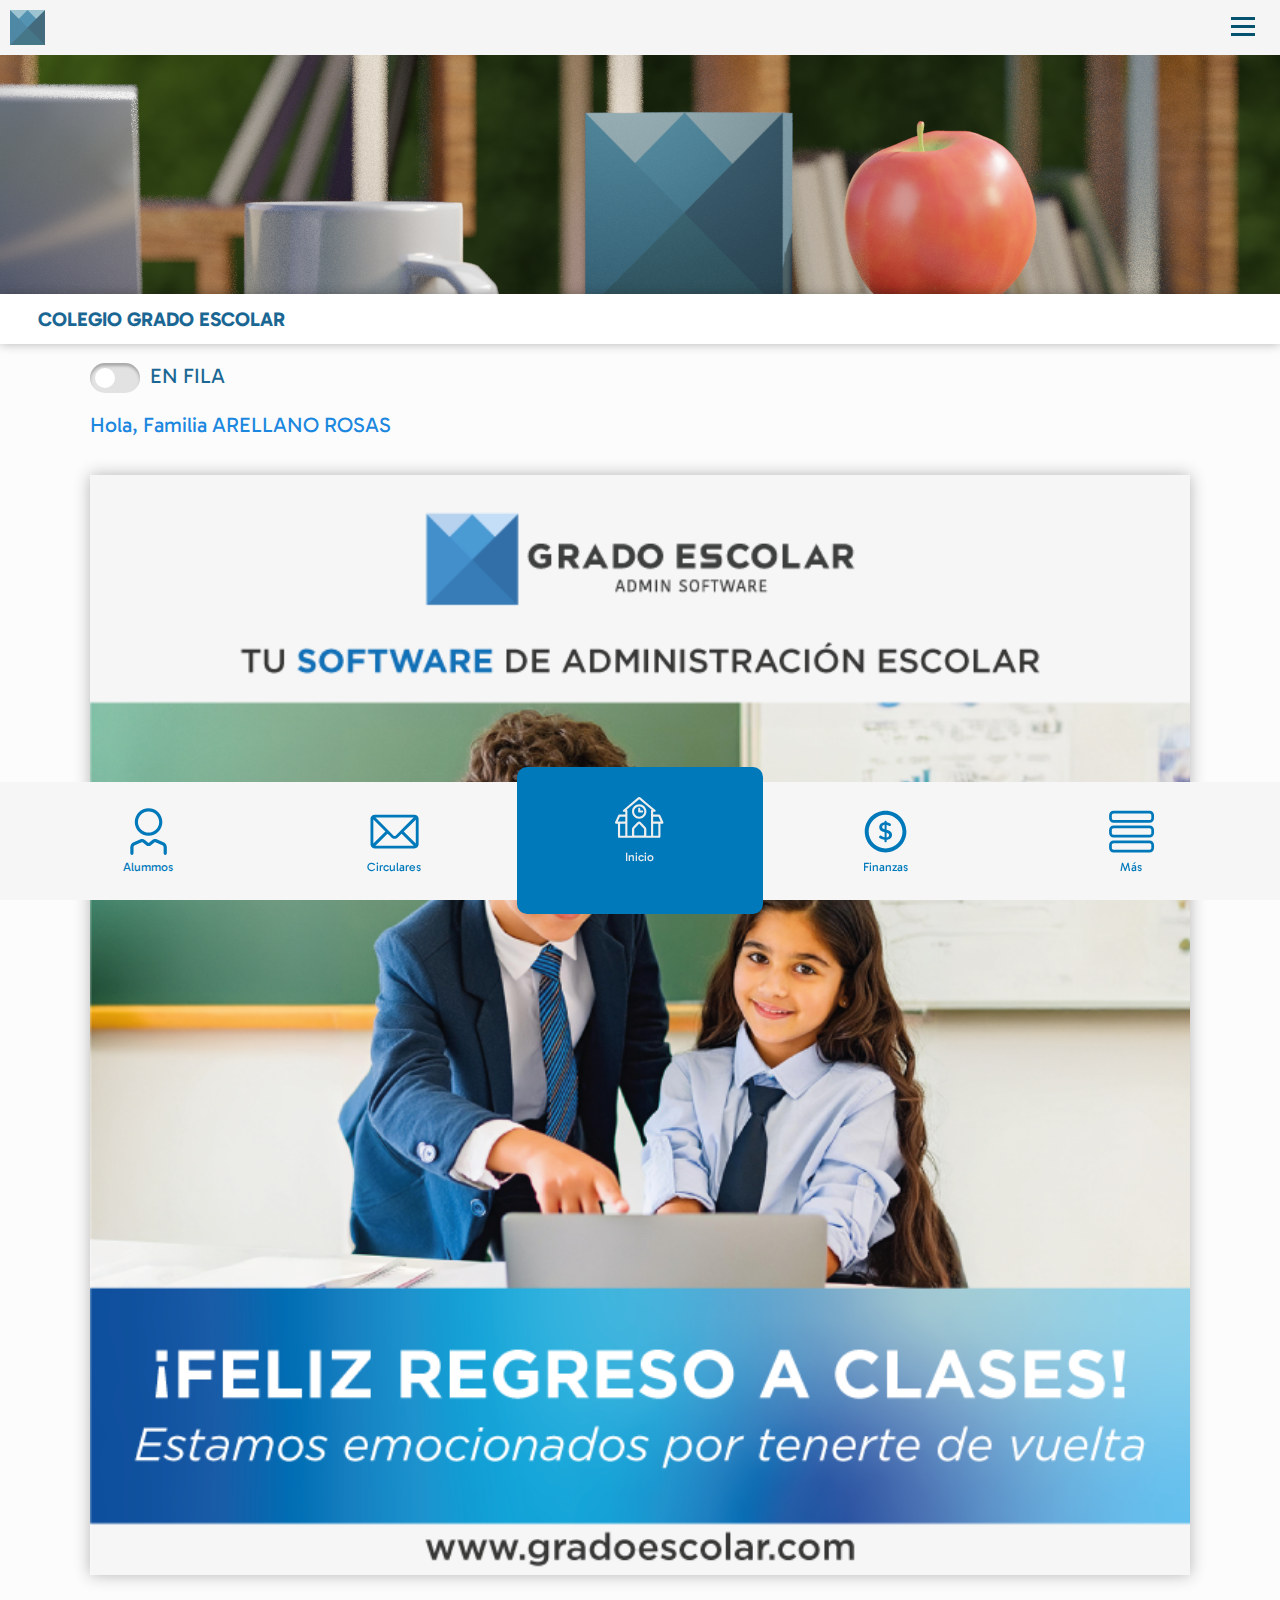
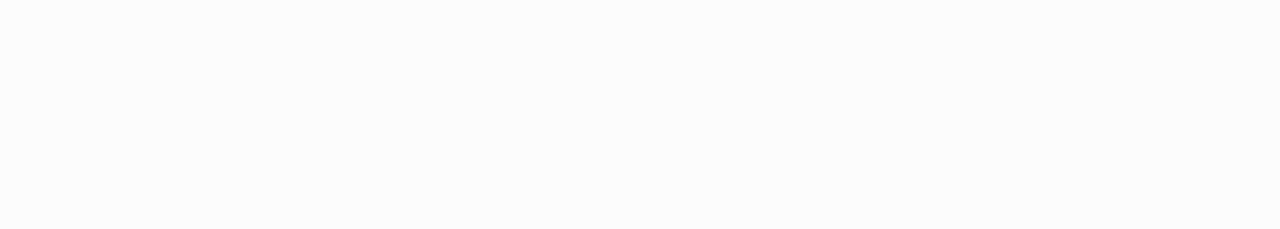
<file: index.html>
<!DOCTYPE html>
<html lang="es">
   
<head>
    <meta charset="UTF-8">
    <meta name="author" content="Grupo Vértice-Marco Orellana">
    <meta name="description" content="Grado Escolar">
    <meta name="viewport" content="width=device-width, initial-scale=1.0">
     <title>Grado Escolar App</title>
     <link rel="stylesheet" href="main.css" type="text/css">
     <link rel="icon" href="images/logoiconweb.png" type="image/x-icon">
     <link rel="stylesheet" href="https://fonts.googleapis.com/css?family=Gabarito">
     
</head>

<body>

  <header class="header">

    <img class="logo" src="img/logo.png" alt="">

    <input class="side-menu" type="checkbox" id="side-menu"/>
    <label class="hamb" for="side-menu"><span class="hamb-line"></span></label>

    <nav class="nav">
        <ul class="menu">
          <br><br>
          <li><a href="index.html">Inicio</a></li>
          <li><a href="mensajes.html">Mensajes</a></li>
          <li><a href="alumnos.html">Alumnos</a></li>
          <li><a href="finanzas.html">Finanzas</a></li>
          <li><a href="circulares.html">Circulares</a></li>
          <li><a href="calendario.html">Calendario</a></li>
          <li><a href="configuracion.html">Configuración</a></li>
          <li><a href="colegio.html">Mi Colegio</a></li>
          <li><a href="#">Cerrar Sesión</a></li>
        </ul>
    </nav>
</header>

    <img class="cliente" src="img/rend.png" alt="">

    <h1>COLEGIO GRADO ESCOLAR</h1>

    <br>

    <div class="contenido">

      <div class="enfila">
        <label class="switch">
          <input type="checkbox">
          <span class="slider">
          </span>
         
        </label>
         <p>EN FILA</p>
          </div>
          <br>

    <h2>Hola, Familia ARELLANO ROSAS</h2>

    <br><br>

    <img class="msg" src="img/rr.png" alt="">
  </div>

<footer>
<a href="alumnos.html" class="menu">
  <svg id="Capa_1" xmlns="http://www.w3.org/2000/svg" viewBox="0 0 100 100">
    <g>
      <path class="cls-1" d="M50,58.57c-15.47,0-28.05-12.58-28.05-28.05S34.53,2.46,50,2.46s28.05,12.58,28.05,28.05-12.58,28.05-28.05,28.05ZM50,8.92c-11.9,0-21.59,9.69-21.59,21.59s9.69,21.59,21.59,21.59,21.59-9.69,21.59-21.59-9.69-21.59-21.59-21.59Z"/>
      <path class="cls-1" d="M83.9,97.54h0c-1.81,0-3.27-1.46-3.27-3.27v-12.42c0-1.8-1.08-3.42-2.74-4.11l-13.96-5.83c-.76-.32-1.63-.19-2.27.34l-6.76,5.58c-2.84,2.35-6.96,2.35-9.8,0l-6.76-5.58c-.64-.53-1.51-.66-2.27-.34l-13.96,5.83c-1.66.69-2.74,2.31-2.74,4.11v12.42c0,1.81-1.46,3.27-3.27,3.27h0c-1.81,0-3.27-1.46-3.27-3.27v-12.42c0-4.45,2.65-8.43,6.76-10.14l13.96-5.83c3.01-1.26,6.44-.74,8.95,1.33l6.76,5.58c.43.35,1.05.35,1.48,0l6.76-5.58c2.51-2.08,5.94-2.59,8.95-1.33l13.96,5.83c4.11,1.71,6.76,5.69,6.76,10.14v12.42c0,1.81-1.46,3.27-3.27,3.27Z"/>
        </g>
  </svg>
 <p>Alummos</p>
</a>
<a href="circulares.html" class="menu">
  <svg id="Capa_1" xmlns="http://www.w3.org/2000/svg" viewBox="0 0 100 100">
    <path class="cls-1" d="M98.65,21.96c-1.04-3.96-4.4-6.4-8.76-6.4-20.75,0-41.5,0-62.25,0-5.99,0-11.98-.02-17.98,0-3.78.02-7.04,2.39-8.2,5.9-.17.51-.29,1.03-.43,1.55v53.96c.05.12.11.23.14.35,1.16,4.66,4.28,7.11,9.07,7.11,26.58,0,53.17,0,79.75,0,5.27,0,8.98-3.69,8.98-8.95,0-16.99,0-33.98-.01-50.97,0-.85-.09-1.73-.31-2.55h0ZM88.91,21.35c-.23.26-.39.47-.57.66-11.9,11.95-23.81,23.89-35.72,35.83-1.66,1.67-3.55,1.68-5.19.04-11.91-11.94-23.81-23.89-35.72-35.83-.19-.19-.37-.4-.65-.7h77.85ZM6.82,74.34V25.65c8.14,8.07,16.34,16.2,24.56,24.35-8.22,8.15-16.43,16.28-24.56,24.34h0ZM10.99,78.62c8.29-8.21,16.44-16.29,24.64-24.41,1.13,1.13,2.32,2.31,3.51,3.5,1.44,1.44,2.87,2.9,4.32,4.34,3.75,3.73,9.33,3.74,13.09,0,2.4-2.38,4.77-4.79,7.16-7.18.24-.24.5-.47.68-.65,8.19,8.12,16.34,16.2,24.62,24.41H10.99ZM93.16,74.39c-8.15-8.08-16.34-16.19-24.54-24.31,8.25-8.17,16.46-16.29,24.54-24.3v48.61Z"/>
  </svg>
  <p>Circulares</p></a>
  <a href="index.html" class="menuact">
    <svg id="Capa_1" xmlns="http://www.w3.org/2000/svg" viewBox="0 0 100 100">
      <path d="M98.27,50.99c-2.08-4.54-4.16-9.1-6.25-13.64-.47-1.06-1.21-1.55-2.39-1.55-3.76.03-7.52,0-11.28,0-.25,0-.47,0-.75-.03v-5.1c-.03-.4.22-.44.5-.44.84,0,1.65.03,2.45,0,.93-.03,1.58-.47,1.96-1.34.34-.81.12-1.71-.53-2.36-.19-.19-.37-.34-.56-.5-9.85-8.33-19.7-16.66-29.55-24.98-.25-.22-1.34-1.06-2.61-1.06-1.4,0-2.24.81-2.64,1.12-9.94,8.39-19.86,16.78-29.8,25.2-.87.71-1.15,1.62-.81,2.52.31.9,1.12,1.4,2.27,1.4h2.64v5.56h-.78c-3.67,0-7.3.03-10.97,0-1.4-.03-2.21.53-2.77,1.77-1.99,4.44-4.04,8.82-6.06,13.24-.93,2.02,0,3.48,2.24,3.48h3.45v26.16c0,1.86.78,2.64,2.64,2.64h81.2c1.86,0,2.61-.75,2.61-2.64v-26.16h3.73c1.93-.03,2.86-1.55,2.05-3.29ZM20.93,78.77h-10.53v-24.42h10.53v24.42ZM20.93,49.94H5.45c.53-1.12,1.03-2.18,1.49-3.26.93-2.02,1.86-4.01,2.8-6.03.12-.34.25-.59.71-.59,3.36.03,6.71.03,10.07.03.12,0,.25.03.4.03v9.82ZM39.14,77.44v-11.93c0-.31.12-.59.31-.81l9.2-9.88c.19-.22.37-.25.5-.25s.34.03.53.25l9.17,9.88c.19.22.31.5.31.81v11.93c0,.56-.37,1.06-.81,1.06h-18.36c-.47,0-.84-.5-.84-1.06ZM73.32,28.84c.03,16.31.03,32.66.03,49v.93h-9.73c.12-.44.19-.87.19-1.34v-11.93c0-1.49-.56-2.89-1.55-3.98l-9.17-9.88c-2.08-2.24-5.78-2.24-7.86,0l-9.2,9.88c-.99,1.09-1.55,2.49-1.55,3.98v11.93c0,.47.06.93.19,1.37h-9.45v-.81c0-16.38,0-32.78.03-49.16,0-1.21-.16-2.21-1.49-2.8,8.55-7.21,17-14.36,25.51-21.57,8.48,7.18,16.97,14.32,25.51,21.57-1.27.59-1.46,1.58-1.46,2.8ZM88.17,78.77h-10.53v-24.45h10.53v24.45ZM77.64,49.94v-9.79c.19-.03.37-.06.59-.06h9.69c.47,0,.71.12.93.56,1.31,2.89,2.64,5.78,3.95,8.64.09.19.16.37.28.65h-15.44Z"/>
      <path d="M49.24,44.27c-8.09,0-14.64-6.59-14.62-14.7.02-8.09,6.6-14.6,14.73-14.59,8.02.02,14.61,6.61,14.59,14.6-.03,8.18-6.55,14.7-14.7,14.69ZM38.91,29.62c0,5.75,4.65,10.41,10.36,10.39,5.75-.01,10.39-4.64,10.38-10.36,0-5.76-4.65-10.39-10.43-10.4-5.65,0-10.32,4.69-10.31,10.37Z"/>
      <path d="M51.43,27.51c1.24,0,2.39,0,3.54,0,1.38,0,2.32.86,2.34,2.11.01,1.26-.91,2.14-2.29,2.15-1.88.01-3.76.01-5.64,0-1.38,0-2.23-.87-2.24-2.27,0-1.86,0-3.72,0-5.57,0-1.37.88-2.3,2.14-2.3,1.26,0,2.13.93,2.14,2.31.01,1.15,0,2.31,0,3.58Z"/>
      <path class="cls-1" d="M39.42,83.09c.19.06.37.06.56.06h18.36c.19,0,.37,0,.56-.06h-19.48Z"/>
   </svg>
    <p>Inicio</p>
  </a>
<a href="finanzas.html" class="menu">
  <svg id="Capa_1" xmlns="http://www.w3.org/2000/svg" viewBox="0 0 100 100">
    <path class="cls-1" d="M50,92.37c-23.36,0-42.37-19.01-42.37-42.37S26.64,7.63,50,7.63s42.37,19.01,42.37,42.37-19.01,42.37-42.37,42.37ZM50,15.56c-18.99,0-34.44,15.45-34.44,34.44s15.45,34.44,34.44,34.44,34.44-15.45,34.44-34.44S68.99,15.56,50,15.56Z"/>
    <path class="cls-1" d="M56.69,38.41c-1.51-.84-3.05-1.46-4.63-1.83v9.8c7.71,1.99,11.13,4.95,11.07,10.46v.1c0,5.46-4.39,9.34-10.87,9.9v2.78c0,1.23-.99,2.22-2.22,2.22h0c-1.23,0-2.22-.99-2.22-2.22v-2.88c-3.5-.44-6.75-1.56-9.66-3.36-1.35-.84-1.71-2.66-.8-3.96l.03-.05c.87-1.26,2.6-1.57,3.86-.71,2.14,1.45,4.3,2.41,6.77,2.82v-10.05c-7.45-1.89-10.92-4.69-10.92-10.46v-.05c0-5.51,4.34-9.24,10.72-9.8v-.74c0-1.23.99-2.22,2.22-2.22h0c1.23,0,2.22.99,2.22,2.22v.84c2.67.33,5.02,1.13,7.2,2.34,1.37.76,1.81,2.52,1.01,3.86h0c-.78,1.31-2.46,1.73-3.79.99ZM43.13,40.56c0,2.14.97,3.52,4.9,4.75v-9.03c-3.27.36-4.95,2.04-4.9,4.24v.05ZM57.12,57.2c0-2.25-1.12-3.62-5.05-4.8v9.29c3.27-.36,5.05-1.94,5.05-4.39v-.1Z"/>
    </svg>
  <p>Finanzas</p>
</a>
<a href="mas.html" class="menu"> 
  <svg id="Capa_1" xmlns="http://www.w3.org/2000/svg" viewBox="0 0 100 100">
    <path class="cls-1" d="M86.59,31.91H13.41c-5.04,0-9.13-4.1-9.13-9.13v-6.01c0-5.04,4.1-9.13,9.13-9.13h73.19c5.04,0,9.13,4.1,9.13,9.13v6.01c0,5.04-4.1,9.13-9.13,9.13ZM13.41,13.17c-1.98,0-3.59,1.61-3.59,3.59v6.01c0,1.98,1.61,3.59,3.59,3.59h73.19c1.98,0,3.59-1.61,3.59-3.59v-6.01c0-1.98-1.61-3.59-3.59-3.59H13.41Z"/>
    <path class="cls-1" d="M86.59,92.37H13.41c-5.04,0-9.13-4.1-9.13-9.13v-6.01c0-5.04,4.1-9.13,9.13-9.13h73.19c5.04,0,9.13,4.1,9.13,9.13v6.01c0,5.04-4.1,9.13-9.13,9.13ZM13.41,73.63c-1.98,0-3.59,1.61-3.59,3.59v6.01c0,1.98,1.61,3.59,3.59,3.59h73.19c1.98,0,3.59-1.61,3.59-3.59v-6.01c0-1.98-1.61-3.59-3.59-3.59H13.41Z"/>
    <path class="cls-1" d="M86.59,62.14H13.41c-5.04,0-9.13-4.1-9.13-9.13v-6.01c0-5.04,4.1-9.13,9.13-9.13h73.19c5.04,0,9.13,4.1,9.13,9.13v6.01c0,5.04-4.1,9.13-9.13,9.13ZM13.41,43.4c-1.98,0-3.59,1.61-3.59,3.59v6.01c0,1.98,1.61,3.59,3.59,3.59h73.19c1.98,0,3.59-1.61,3.59-3.59v-6.01c0-1.98-1.61-3.59-3.59-3.59H13.41Z"/>
    </svg>
  <p>Más</p>
</a>
</footer>

</body>
</file>
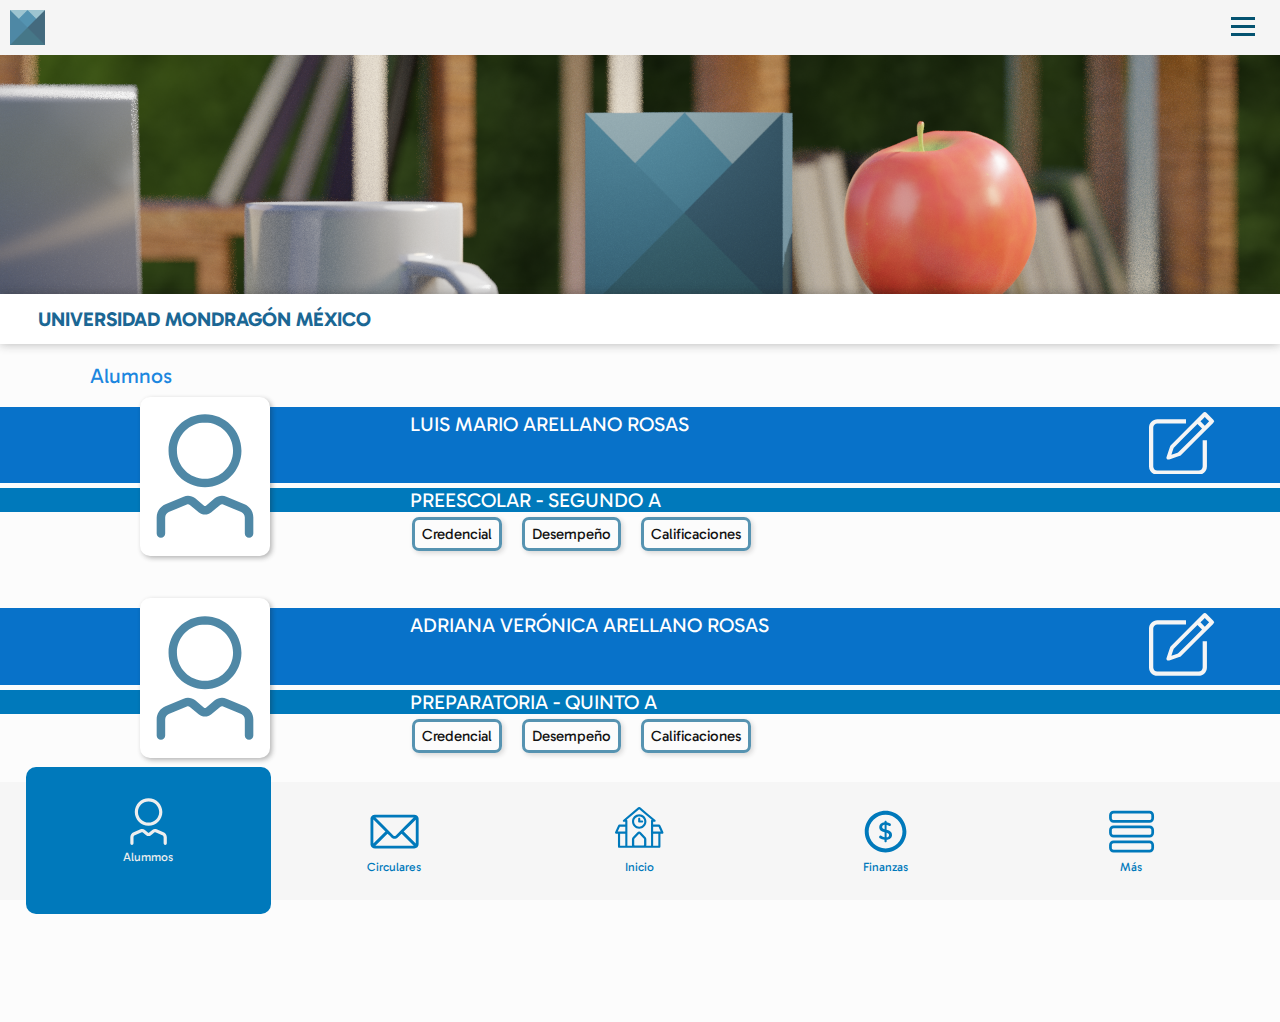
<file: alumnos.html>
<!DOCTYPE html>
<html lang="es">
   
<head>
    <meta charset="UTF-8">
    <meta name="author" content="Grupo Vértice-Marco Orellana">
    <meta name="description" content="Grado Escolar">
    <meta name="viewport" content="width=device-width, initial-scale=1.0">
     <title>Grado Escolar App</title>
     <link rel="stylesheet" href="main.css" type="text/css">
     <link rel="icon" href="images/logoiconweb.png" type="image/x-icon">
     <link rel="stylesheet" href="https://fonts.googleapis.com/css?family=Gabarito">
     
</head>

<body>

  <header class="header">

    <img class="logo" src="img/logo.png" alt="">

    <input class="side-menu" type="checkbox" id="side-menu"/>
    <label class="hamb" for="side-menu"><span class="hamb-line"></span></label>

    <nav class="nav">
        <ul class="menu">
          <br><br>
          <li><a href="index.html">Inicio</a></li>
          <li><a href="mensajes.html">Mensajes</a></li>
          <li><a href="alumnos.html">Alumnos</a></li>
          <li><a href="finanzas.html">Finanzas</a></li>
          <li><a href="circulares.html">Circulares</a></li>
          <li><a href="calendario.html">Calendario</a></li>
          <li><a href="configuracion.html">Configuración</a></li>
          <li><a href="colegio.html">Mi Colegio</a></li>
          <li><a href="#">Cerrar Sesión</a></li>
        </ul>
    </nav>
</header>

    <img class="cliente" src="img/rend.png" alt="">

    <h1>UNIVERSIDAD MONDRAGÓN MÉXICO</h1>

    <br>

    <div class="contenido">
    <h2>Alumnos</h2>
</div>
<br>

<div class="alumnos">
  <div class="alumnof"></div>
  <div class="datosf"></div>
  <div class="foto">
  </div>
  <div class="opciones">
      <a href="credencial.html">
        <div class="bot">Credencial</div>
      </a>
      <a href="desempeño.html">
        <div class="bot">Desempeño</div>      
      </a>
      <a href="calificaciones.html">
        <div class="bot">Calificaciones</div>      
      </a>
  </div>
  <div class="datos"> PREESCOLAR  - SEGUNDO A</div>
  <div class="alumno">
    <div class="nombre">LUIS MARIO ARELLANO ROSAS</div>
    <div class="editar">
      <a href="editar.html">
      <svg class="edit" id="Capa_2" xmlns="http://www.w3.org/2000/svg" viewBox="0 0 92.02 88.53">
        <path class="cls-1" d="M92.02,13.08c-.56.85-.92,1.67-1.51,2.26-7.8,7.84-15.62,15.65-23.44,23.46-7.26,7.25-14.49,14.5-21.77,21.71-.75.74-1.73,1.35-2.73,1.69-4.65,1.63-9.33,3.17-14.03,4.66-.72.23-1.63.28-2.33.06-1.35-.44-1.99-1.87-1.54-3.27,1.68-5.14,3.4-10.27,5.14-15.39.19-.55.58-1.07,1-1.48,15.2-15.21,30.4-30.41,45.62-45.61,1.56-1.56,2.98-1.58,4.51-.04,3.24,3.23,6.49,6.45,9.69,9.72.55.57.86,1.38,1.38,2.22ZM31.58,60.14c3.01-.99,5.81-1.88,8.58-2.85.66-.23,1.32-.62,1.81-1.12,10.72-10.69,21.43-21.4,32.15-32.11.25-.25.47-.53.57-.63-2.15-2.18-4.23-4.27-6.33-6.39-.11.09-.26.21-.4.35-10.89,10.88-21.79,21.75-32.66,32.64-.3.3-.54.71-.68,1.11-1,2.91-1.97,5.83-3.03,9ZM84.8,13.15c-2.08-2.07-4.18-4.17-6.18-6.16-1.96,1.96-4.05,4.05-6.11,6.11,2.03,2.04,4.13,4.14,6.16,6.18,2.08-2.08,4.16-4.16,6.12-6.12Z"/>
        <path class="cls-1" d="M69.87,88.53H11.8c-6.51,0-11.8-5.29-11.8-11.8V21.92c0-6.51,5.29-11.8,11.8-11.8h40.34v6H11.8c-3.2,0-5.8,2.6-5.8,5.8v54.81c0,3.2,2.6,5.8,5.8,5.8h58.06c3.2,0,5.8-2.6,5.8-5.8v-37.06h6v37.06c0,6.51-5.29,11.8-11.8,11.8Z"/>  
      </svg>
    </a>
    </div>
  </div>
 </div>

 <br><br><br>

 <div class="alumnos">
  <div class="alumnof"></div>
  <div class="datosf"></div>
  <div class="foto">
  </div>
  <div class="opciones">
      <a href="credencial.html">
        <div class="bot">Credencial</div>
      </a>
      <a href="desempeño.html">
        <div class="bot">Desempeño</div>      
      </a>
      <a href="calificaciones.html">
        <div class="bot">Calificaciones</div>      
      </a>
  </div>
  <div class="datos"> PREPARATORIA - QUINTO A</div>
  <div class="alumno">
    <div class="nombre">ADRIANA VERÓNICA ARELLANO ROSAS</div>
    <div class="editar">
      <a href="editar.html">
      <svg class="edit" id="Capa_2" xmlns="http://www.w3.org/2000/svg" viewBox="0 0 92.02 88.53">
        <path class="cls-1" d="M92.02,13.08c-.56.85-.92,1.67-1.51,2.26-7.8,7.84-15.62,15.65-23.44,23.46-7.26,7.25-14.49,14.5-21.77,21.71-.75.74-1.73,1.35-2.73,1.69-4.65,1.63-9.33,3.17-14.03,4.66-.72.23-1.63.28-2.33.06-1.35-.44-1.99-1.87-1.54-3.27,1.68-5.14,3.4-10.27,5.14-15.39.19-.55.58-1.07,1-1.48,15.2-15.21,30.4-30.41,45.62-45.61,1.56-1.56,2.98-1.58,4.51-.04,3.24,3.23,6.49,6.45,9.69,9.72.55.57.86,1.38,1.38,2.22ZM31.58,60.14c3.01-.99,5.81-1.88,8.58-2.85.66-.23,1.32-.62,1.81-1.12,10.72-10.69,21.43-21.4,32.15-32.11.25-.25.47-.53.57-.63-2.15-2.18-4.23-4.27-6.33-6.39-.11.09-.26.21-.4.35-10.89,10.88-21.79,21.75-32.66,32.64-.3.3-.54.71-.68,1.11-1,2.91-1.97,5.83-3.03,9ZM84.8,13.15c-2.08-2.07-4.18-4.17-6.18-6.16-1.96,1.96-4.05,4.05-6.11,6.11,2.03,2.04,4.13,4.14,6.16,6.18,2.08-2.08,4.16-4.16,6.12-6.12Z"/>
        <path class="cls-1" d="M69.87,88.53H11.8c-6.51,0-11.8-5.29-11.8-11.8V21.92c0-6.51,5.29-11.8,11.8-11.8h40.34v6H11.8c-3.2,0-5.8,2.6-5.8,5.8v54.81c0,3.2,2.6,5.8,5.8,5.8h58.06c3.2,0,5.8-2.6,5.8-5.8v-37.06h6v37.06c0,6.51-5.29,11.8-11.8,11.8Z"/>  
      </svg>
    </a>
    </div>
  </div>
 </div>




    <br>
   

    <footer>
      <a href="alumnos.html" class="menuact">
        <svg id="Capa_1" xmlns="http://www.w3.org/2000/svg" viewBox="0 0 100 100">
          <g>
            <path class="cls-1" d="M50,58.57c-15.47,0-28.05-12.58-28.05-28.05S34.53,2.46,50,2.46s28.05,12.58,28.05,28.05-12.58,28.05-28.05,28.05ZM50,8.92c-11.9,0-21.59,9.69-21.59,21.59s9.69,21.59,21.59,21.59,21.59-9.69,21.59-21.59-9.69-21.59-21.59-21.59Z"/>
            <path class="cls-1" d="M83.9,97.54h0c-1.81,0-3.27-1.46-3.27-3.27v-12.42c0-1.8-1.08-3.42-2.74-4.11l-13.96-5.83c-.76-.32-1.63-.19-2.27.34l-6.76,5.58c-2.84,2.35-6.96,2.35-9.8,0l-6.76-5.58c-.64-.53-1.51-.66-2.27-.34l-13.96,5.83c-1.66.69-2.74,2.31-2.74,4.11v12.42c0,1.81-1.46,3.27-3.27,3.27h0c-1.81,0-3.27-1.46-3.27-3.27v-12.42c0-4.45,2.65-8.43,6.76-10.14l13.96-5.83c3.01-1.26,6.44-.74,8.95,1.33l6.76,5.58c.43.35,1.05.35,1.48,0l6.76-5.58c2.51-2.08,5.94-2.59,8.95-1.33l13.96,5.83c4.11,1.71,6.76,5.69,6.76,10.14v12.42c0,1.81-1.46,3.27-3.27,3.27Z"/>
              </g>
        </svg>
       <p>Alummos</p>
      </a>
      <a href="circulares.html" class="menu">
        <svg id="Capa_1" xmlns="http://www.w3.org/2000/svg" viewBox="0 0 100 100">
          <path class="cls-1" d="M98.65,21.96c-1.04-3.96-4.4-6.4-8.76-6.4-20.75,0-41.5,0-62.25,0-5.99,0-11.98-.02-17.98,0-3.78.02-7.04,2.39-8.2,5.9-.17.51-.29,1.03-.43,1.55v53.96c.05.12.11.23.14.35,1.16,4.66,4.28,7.11,9.07,7.11,26.58,0,53.17,0,79.75,0,5.27,0,8.98-3.69,8.98-8.95,0-16.99,0-33.98-.01-50.97,0-.85-.09-1.73-.31-2.55h0ZM88.91,21.35c-.23.26-.39.47-.57.66-11.9,11.95-23.81,23.89-35.72,35.83-1.66,1.67-3.55,1.68-5.19.04-11.91-11.94-23.81-23.89-35.72-35.83-.19-.19-.37-.4-.65-.7h77.85ZM6.82,74.34V25.65c8.14,8.07,16.34,16.2,24.56,24.35-8.22,8.15-16.43,16.28-24.56,24.34h0ZM10.99,78.62c8.29-8.21,16.44-16.29,24.64-24.41,1.13,1.13,2.32,2.31,3.51,3.5,1.44,1.44,2.87,2.9,4.32,4.34,3.75,3.73,9.33,3.74,13.09,0,2.4-2.38,4.77-4.79,7.16-7.18.24-.24.5-.47.68-.65,8.19,8.12,16.34,16.2,24.62,24.41H10.99ZM93.16,74.39c-8.15-8.08-16.34-16.19-24.54-24.31,8.25-8.17,16.46-16.29,24.54-24.3v48.61Z"/>
        </svg>
        <p>Circulares</p></a>
        <a href="index.html" class="menu">
          <svg id="Capa_1" xmlns="http://www.w3.org/2000/svg" viewBox="0 0 100 100">
            <path d="M98.27,50.99c-2.08-4.54-4.16-9.1-6.25-13.64-.47-1.06-1.21-1.55-2.39-1.55-3.76.03-7.52,0-11.28,0-.25,0-.47,0-.75-.03v-5.1c-.03-.4.22-.44.5-.44.84,0,1.65.03,2.45,0,.93-.03,1.58-.47,1.96-1.34.34-.81.12-1.71-.53-2.36-.19-.19-.37-.34-.56-.5-9.85-8.33-19.7-16.66-29.55-24.98-.25-.22-1.34-1.06-2.61-1.06-1.4,0-2.24.81-2.64,1.12-9.94,8.39-19.86,16.78-29.8,25.2-.87.71-1.15,1.62-.81,2.52.31.9,1.12,1.4,2.27,1.4h2.64v5.56h-.78c-3.67,0-7.3.03-10.97,0-1.4-.03-2.21.53-2.77,1.77-1.99,4.44-4.04,8.82-6.06,13.24-.93,2.02,0,3.48,2.24,3.48h3.45v26.16c0,1.86.78,2.64,2.64,2.64h81.2c1.86,0,2.61-.75,2.61-2.64v-26.16h3.73c1.93-.03,2.86-1.55,2.05-3.29ZM20.93,78.77h-10.53v-24.42h10.53v24.42ZM20.93,49.94H5.45c.53-1.12,1.03-2.18,1.49-3.26.93-2.02,1.86-4.01,2.8-6.03.12-.34.25-.59.71-.59,3.36.03,6.71.03,10.07.03.12,0,.25.03.4.03v9.82ZM39.14,77.44v-11.93c0-.31.12-.59.31-.81l9.2-9.88c.19-.22.37-.25.5-.25s.34.03.53.25l9.17,9.88c.19.22.31.5.31.81v11.93c0,.56-.37,1.06-.81,1.06h-18.36c-.47,0-.84-.5-.84-1.06ZM73.32,28.84c.03,16.31.03,32.66.03,49v.93h-9.73c.12-.44.19-.87.19-1.34v-11.93c0-1.49-.56-2.89-1.55-3.98l-9.17-9.88c-2.08-2.24-5.78-2.24-7.86,0l-9.2,9.88c-.99,1.09-1.55,2.49-1.55,3.98v11.93c0,.47.06.93.19,1.37h-9.45v-.81c0-16.38,0-32.78.03-49.16,0-1.21-.16-2.21-1.49-2.8,8.55-7.21,17-14.36,25.51-21.57,8.48,7.18,16.97,14.32,25.51,21.57-1.27.59-1.46,1.58-1.46,2.8ZM88.17,78.77h-10.53v-24.45h10.53v24.45ZM77.64,49.94v-9.79c.19-.03.37-.06.59-.06h9.69c.47,0,.71.12.93.56,1.31,2.89,2.64,5.78,3.95,8.64.09.19.16.37.28.65h-15.44Z"/>
            <path d="M49.24,44.27c-8.09,0-14.64-6.59-14.62-14.7.02-8.09,6.6-14.6,14.73-14.59,8.02.02,14.61,6.61,14.59,14.6-.03,8.18-6.55,14.7-14.7,14.69ZM38.91,29.62c0,5.75,4.65,10.41,10.36,10.39,5.75-.01,10.39-4.64,10.38-10.36,0-5.76-4.65-10.39-10.43-10.4-5.65,0-10.32,4.69-10.31,10.37Z"/>
            <path d="M51.43,27.51c1.24,0,2.39,0,3.54,0,1.38,0,2.32.86,2.34,2.11.01,1.26-.91,2.14-2.29,2.15-1.88.01-3.76.01-5.64,0-1.38,0-2.23-.87-2.24-2.27,0-1.86,0-3.72,0-5.57,0-1.37.88-2.3,2.14-2.3,1.26,0,2.13.93,2.14,2.31.01,1.15,0,2.31,0,3.58Z"/>
            <path class="cls-1" d="M39.42,83.09c.19.06.37.06.56.06h18.36c.19,0,.37,0,.56-.06h-19.48Z"/>
         </svg>
          <p>Inicio</p>
        </a>
      <a href="finanzas.html" class="menu">
        <svg id="Capa_1" xmlns="http://www.w3.org/2000/svg" viewBox="0 0 100 100">
          <path class="cls-1" d="M50,92.37c-23.36,0-42.37-19.01-42.37-42.37S26.64,7.63,50,7.63s42.37,19.01,42.37,42.37-19.01,42.37-42.37,42.37ZM50,15.56c-18.99,0-34.44,15.45-34.44,34.44s15.45,34.44,34.44,34.44,34.44-15.45,34.44-34.44S68.99,15.56,50,15.56Z"/>
          <path class="cls-1" d="M56.69,38.41c-1.51-.84-3.05-1.46-4.63-1.83v9.8c7.71,1.99,11.13,4.95,11.07,10.46v.1c0,5.46-4.39,9.34-10.87,9.9v2.78c0,1.23-.99,2.22-2.22,2.22h0c-1.23,0-2.22-.99-2.22-2.22v-2.88c-3.5-.44-6.75-1.56-9.66-3.36-1.35-.84-1.71-2.66-.8-3.96l.03-.05c.87-1.26,2.6-1.57,3.86-.71,2.14,1.45,4.3,2.41,6.77,2.82v-10.05c-7.45-1.89-10.92-4.69-10.92-10.46v-.05c0-5.51,4.34-9.24,10.72-9.8v-.74c0-1.23.99-2.22,2.22-2.22h0c1.23,0,2.22.99,2.22,2.22v.84c2.67.33,5.02,1.13,7.2,2.34,1.37.76,1.81,2.52,1.01,3.86h0c-.78,1.31-2.46,1.73-3.79.99ZM43.13,40.56c0,2.14.97,3.52,4.9,4.75v-9.03c-3.27.36-4.95,2.04-4.9,4.24v.05ZM57.12,57.2c0-2.25-1.12-3.62-5.05-4.8v9.29c3.27-.36,5.05-1.94,5.05-4.39v-.1Z"/>
          </svg>
        <p>Finanzas</p>
      </a>
      <a href="mas.html" class="menu"> 
        <svg id="Capa_1" xmlns="http://www.w3.org/2000/svg" viewBox="0 0 100 100">
          <path class="cls-1" d="M86.59,31.91H13.41c-5.04,0-9.13-4.1-9.13-9.13v-6.01c0-5.04,4.1-9.13,9.13-9.13h73.19c5.04,0,9.13,4.1,9.13,9.13v6.01c0,5.04-4.1,9.13-9.13,9.13ZM13.41,13.17c-1.98,0-3.59,1.61-3.59,3.59v6.01c0,1.98,1.61,3.59,3.59,3.59h73.19c1.98,0,3.59-1.61,3.59-3.59v-6.01c0-1.98-1.61-3.59-3.59-3.59H13.41Z"/>
          <path class="cls-1" d="M86.59,92.37H13.41c-5.04,0-9.13-4.1-9.13-9.13v-6.01c0-5.04,4.1-9.13,9.13-9.13h73.19c5.04,0,9.13,4.1,9.13,9.13v6.01c0,5.04-4.1,9.13-9.13,9.13ZM13.41,73.63c-1.98,0-3.59,1.61-3.59,3.59v6.01c0,1.98,1.61,3.59,3.59,3.59h73.19c1.98,0,3.59-1.61,3.59-3.59v-6.01c0-1.98-1.61-3.59-3.59-3.59H13.41Z"/>
          <path class="cls-1" d="M86.59,62.14H13.41c-5.04,0-9.13-4.1-9.13-9.13v-6.01c0-5.04,4.1-9.13,9.13-9.13h73.19c5.04,0,9.13,4.1,9.13,9.13v6.01c0,5.04-4.1,9.13-9.13,9.13ZM13.41,43.4c-1.98,0-3.59,1.61-3.59,3.59v6.01c0,1.98,1.61,3.59,3.59,3.59h73.19c1.98,0,3.59-1.61,3.59-3.59v-6.01c0-1.98-1.61-3.59-3.59-3.59H13.41Z"/>
          </svg>
        <p>Más</p>
      </a>
      </footer>
      
      </body>
</file>
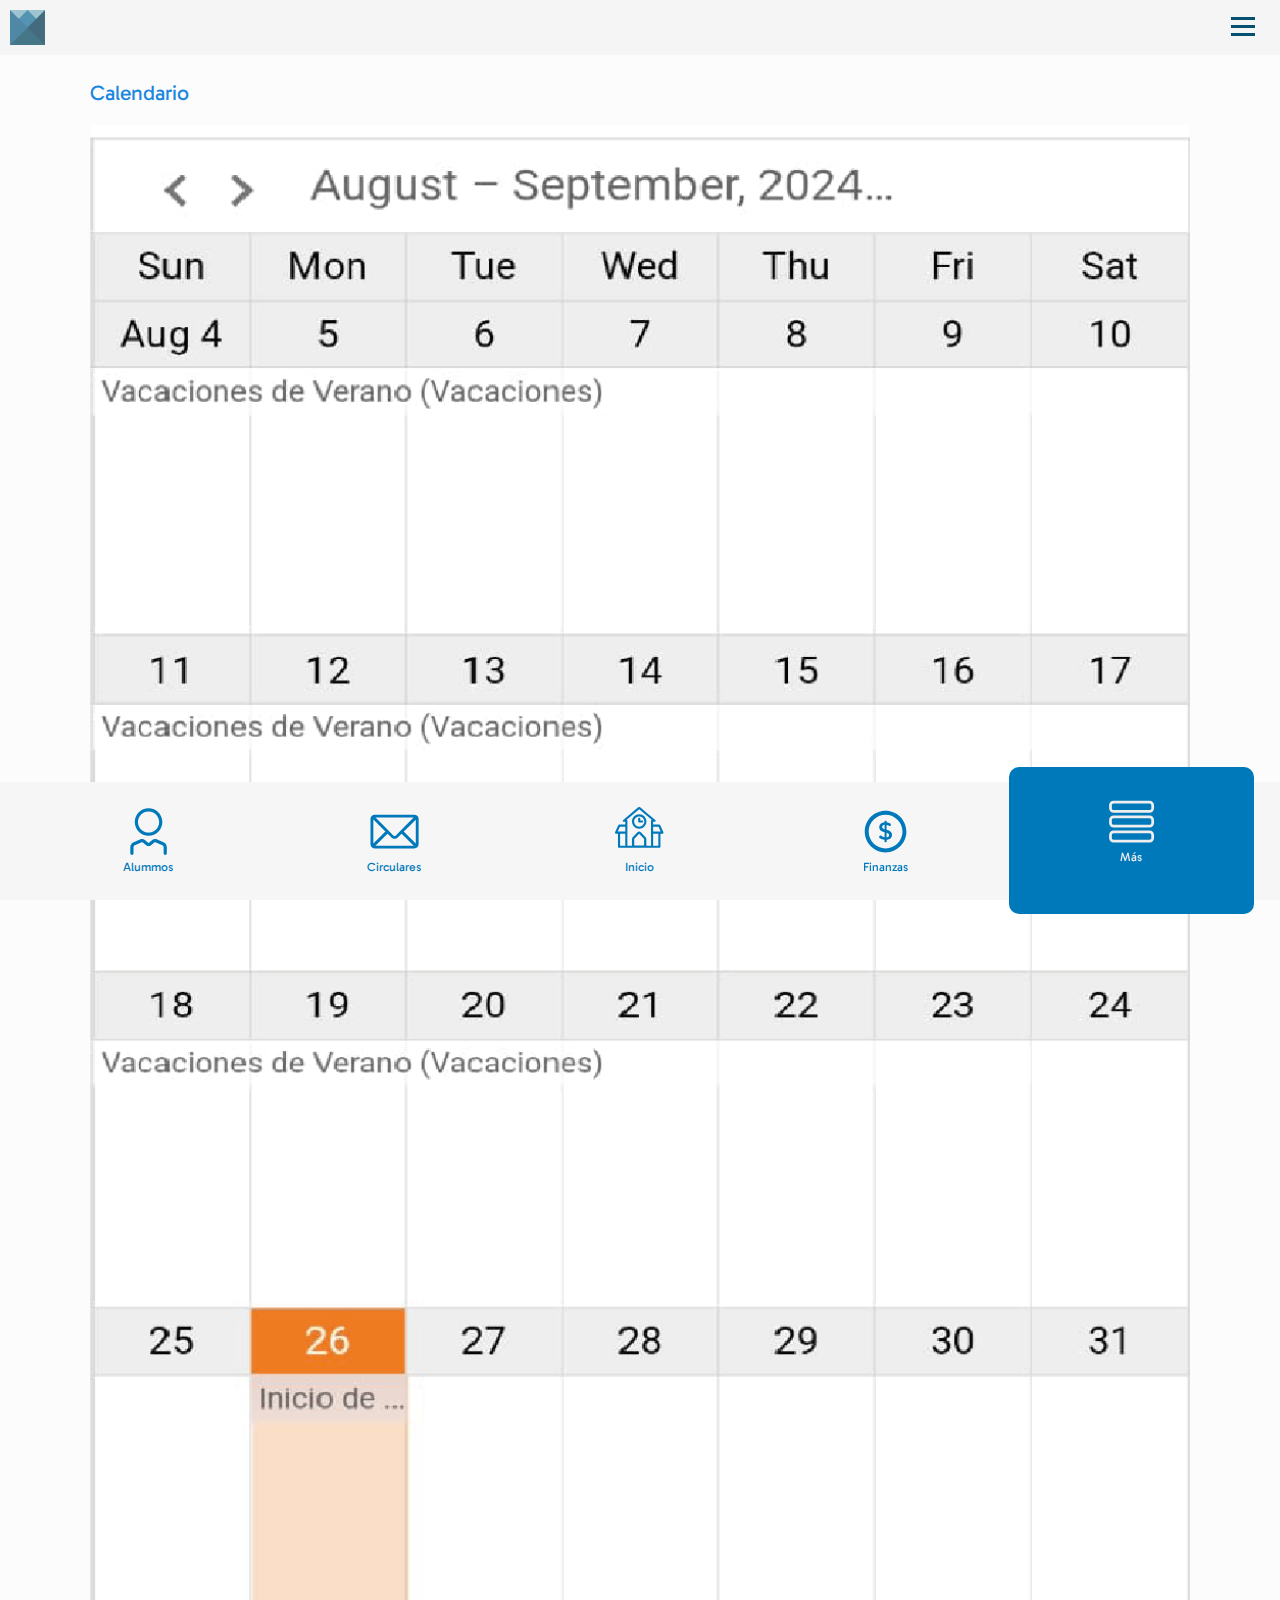
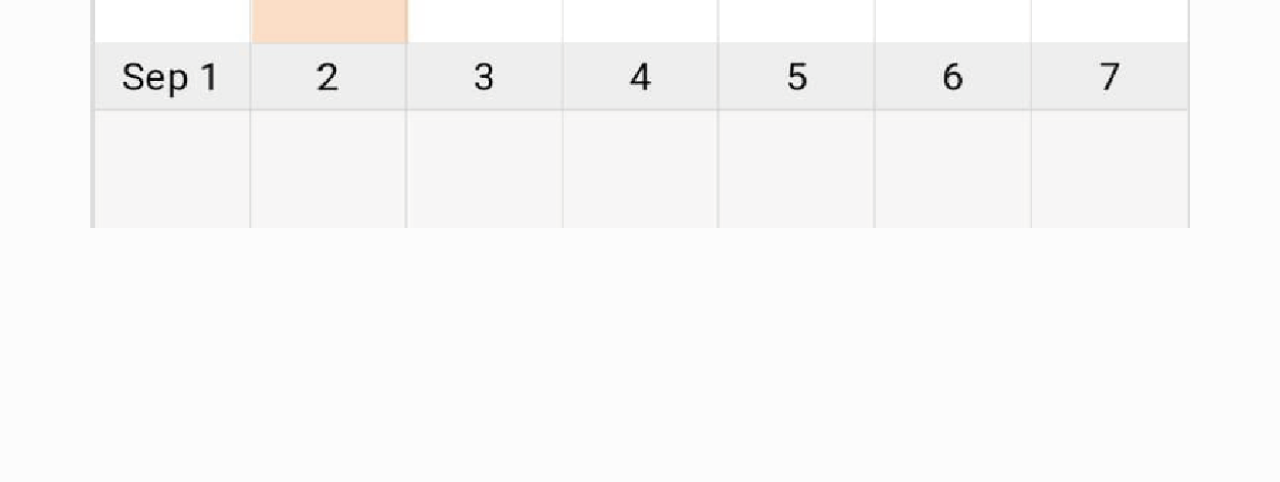
<file: calendario.html>
<!DOCTYPE html>
<html lang="es">
   
<head>
    <meta charset="UTF-8">
    <meta name="author" content="Grupo Vértice-Marco Orellana">
    <meta name="description" content="Grado Escolar">
    <meta name="viewport" content="width=device-width, initial-scale=1.0">
     <title>Grado Escolar App</title>
     <link rel="stylesheet" href="main.css" type="text/css">
     <link rel="icon" href="images/logoiconweb.png" type="image/x-icon">
     <link rel="stylesheet" href="https://fonts.googleapis.com/css?family=Gabarito">
     
</head>

<body>

  <header class="header">

    <img class="logo" src="img/logo.png" alt="">

    <input class="side-menu" type="checkbox" id="side-menu"/>
    <label class="hamb" for="side-menu"><span class="hamb-line"></span></label>

    <nav class="nav">
        <ul class="menu">
          <br><br>
          <li><a href="index.html">Inicio</a></li>
          <li><a href="mensajes.html">Mensajes</a></li>
          <li><a href="alumnos.html">Alumnos</a></li>
          <li><a href="finanzas.html">Finanzas</a></li>
          <li><a href="circulares.html">Circulares</a></li>
          <li><a href="calendario.html">Calendario</a></li>
          <li><a href="configuracion.html">Configuración</a></li>
          <li><a href="colegio.html">Mi Colegio</a></li>
          <li><a href="#">Cerrar Sesión</a></li>
        </ul>
    </nav>
</header>

<div class="spacer"></div>

<div class="contenido">
    <h2>Calendario</h2> <br>

    <img width="100%" src="img/calendario.png" alt="">



</div>


<footer>
  <a href="alumnos.html" class="menu">
    <svg id="Capa_1" xmlns="http://www.w3.org/2000/svg" viewBox="0 0 100 100">
      <g>
        <path class="cls-1" d="M50,58.57c-15.47,0-28.05-12.58-28.05-28.05S34.53,2.46,50,2.46s28.05,12.58,28.05,28.05-12.58,28.05-28.05,28.05ZM50,8.92c-11.9,0-21.59,9.69-21.59,21.59s9.69,21.59,21.59,21.59,21.59-9.69,21.59-21.59-9.69-21.59-21.59-21.59Z"/>
        <path class="cls-1" d="M83.9,97.54h0c-1.81,0-3.27-1.46-3.27-3.27v-12.42c0-1.8-1.08-3.42-2.74-4.11l-13.96-5.83c-.76-.32-1.63-.19-2.27.34l-6.76,5.58c-2.84,2.35-6.96,2.35-9.8,0l-6.76-5.58c-.64-.53-1.51-.66-2.27-.34l-13.96,5.83c-1.66.69-2.74,2.31-2.74,4.11v12.42c0,1.81-1.46,3.27-3.27,3.27h0c-1.81,0-3.27-1.46-3.27-3.27v-12.42c0-4.45,2.65-8.43,6.76-10.14l13.96-5.83c3.01-1.26,6.44-.74,8.95,1.33l6.76,5.58c.43.35,1.05.35,1.48,0l6.76-5.58c2.51-2.08,5.94-2.59,8.95-1.33l13.96,5.83c4.11,1.71,6.76,5.69,6.76,10.14v12.42c0,1.81-1.46,3.27-3.27,3.27Z"/>
          </g>
    </svg>
   <p>Alummos</p>
  </a>
  <a href="circulares.html" class="menu">
    <svg id="Capa_1" xmlns="http://www.w3.org/2000/svg" viewBox="0 0 100 100">
      <path class="cls-1" d="M98.65,21.96c-1.04-3.96-4.4-6.4-8.76-6.4-20.75,0-41.5,0-62.25,0-5.99,0-11.98-.02-17.98,0-3.78.02-7.04,2.39-8.2,5.9-.17.51-.29,1.03-.43,1.55v53.96c.05.12.11.23.14.35,1.16,4.66,4.28,7.11,9.07,7.11,26.58,0,53.17,0,79.75,0,5.27,0,8.98-3.69,8.98-8.95,0-16.99,0-33.98-.01-50.97,0-.85-.09-1.73-.31-2.55h0ZM88.91,21.35c-.23.26-.39.47-.57.66-11.9,11.95-23.81,23.89-35.72,35.83-1.66,1.67-3.55,1.68-5.19.04-11.91-11.94-23.81-23.89-35.72-35.83-.19-.19-.37-.4-.65-.7h77.85ZM6.82,74.34V25.65c8.14,8.07,16.34,16.2,24.56,24.35-8.22,8.15-16.43,16.28-24.56,24.34h0ZM10.99,78.62c8.29-8.21,16.44-16.29,24.64-24.41,1.13,1.13,2.32,2.31,3.51,3.5,1.44,1.44,2.87,2.9,4.32,4.34,3.75,3.73,9.33,3.74,13.09,0,2.4-2.38,4.77-4.79,7.16-7.18.24-.24.5-.47.68-.65,8.19,8.12,16.34,16.2,24.62,24.41H10.99ZM93.16,74.39c-8.15-8.08-16.34-16.19-24.54-24.31,8.25-8.17,16.46-16.29,24.54-24.3v48.61Z"/>
    </svg>
    <p>Circulares</p></a>
    <a href="index.html" class="menu">
      <svg id="Capa_1" xmlns="http://www.w3.org/2000/svg" viewBox="0 0 100 100">
        <path d="M98.27,50.99c-2.08-4.54-4.16-9.1-6.25-13.64-.47-1.06-1.21-1.55-2.39-1.55-3.76.03-7.52,0-11.28,0-.25,0-.47,0-.75-.03v-5.1c-.03-.4.22-.44.5-.44.84,0,1.65.03,2.45,0,.93-.03,1.58-.47,1.96-1.34.34-.81.12-1.71-.53-2.36-.19-.19-.37-.34-.56-.5-9.85-8.33-19.7-16.66-29.55-24.98-.25-.22-1.34-1.06-2.61-1.06-1.4,0-2.24.81-2.64,1.12-9.94,8.39-19.86,16.78-29.8,25.2-.87.71-1.15,1.62-.81,2.52.31.9,1.12,1.4,2.27,1.4h2.64v5.56h-.78c-3.67,0-7.3.03-10.97,0-1.4-.03-2.21.53-2.77,1.77-1.99,4.44-4.04,8.82-6.06,13.24-.93,2.02,0,3.48,2.24,3.48h3.45v26.16c0,1.86.78,2.64,2.64,2.64h81.2c1.86,0,2.61-.75,2.61-2.64v-26.16h3.73c1.93-.03,2.86-1.55,2.05-3.29ZM20.93,78.77h-10.53v-24.42h10.53v24.42ZM20.93,49.94H5.45c.53-1.12,1.03-2.18,1.49-3.26.93-2.02,1.86-4.01,2.8-6.03.12-.34.25-.59.71-.59,3.36.03,6.71.03,10.07.03.12,0,.25.03.4.03v9.82ZM39.14,77.44v-11.93c0-.31.12-.59.31-.81l9.2-9.88c.19-.22.37-.25.5-.25s.34.03.53.25l9.17,9.88c.19.22.31.5.31.81v11.93c0,.56-.37,1.06-.81,1.06h-18.36c-.47,0-.84-.5-.84-1.06ZM73.32,28.84c.03,16.31.03,32.66.03,49v.93h-9.73c.12-.44.19-.87.19-1.34v-11.93c0-1.49-.56-2.89-1.55-3.98l-9.17-9.88c-2.08-2.24-5.78-2.24-7.86,0l-9.2,9.88c-.99,1.09-1.55,2.49-1.55,3.98v11.93c0,.47.06.93.19,1.37h-9.45v-.81c0-16.38,0-32.78.03-49.16,0-1.21-.16-2.21-1.49-2.8,8.55-7.21,17-14.36,25.51-21.57,8.48,7.18,16.97,14.32,25.51,21.57-1.27.59-1.46,1.58-1.46,2.8ZM88.17,78.77h-10.53v-24.45h10.53v24.45ZM77.64,49.94v-9.79c.19-.03.37-.06.59-.06h9.69c.47,0,.71.12.93.56,1.31,2.89,2.64,5.78,3.95,8.64.09.19.16.37.28.65h-15.44Z"/>
        <path d="M49.24,44.27c-8.09,0-14.64-6.59-14.62-14.7.02-8.09,6.6-14.6,14.73-14.59,8.02.02,14.61,6.61,14.59,14.6-.03,8.18-6.55,14.7-14.7,14.69ZM38.91,29.62c0,5.75,4.65,10.41,10.36,10.39,5.75-.01,10.39-4.64,10.38-10.36,0-5.76-4.65-10.39-10.43-10.4-5.65,0-10.32,4.69-10.31,10.37Z"/>
        <path d="M51.43,27.51c1.24,0,2.39,0,3.54,0,1.38,0,2.32.86,2.34,2.11.01,1.26-.91,2.14-2.29,2.15-1.88.01-3.76.01-5.64,0-1.38,0-2.23-.87-2.24-2.27,0-1.86,0-3.72,0-5.57,0-1.37.88-2.3,2.14-2.3,1.26,0,2.13.93,2.14,2.31.01,1.15,0,2.31,0,3.58Z"/>
        <path class="cls-1" d="M39.42,83.09c.19.06.37.06.56.06h18.36c.19,0,.37,0,.56-.06h-19.48Z"/>
     </svg>
      <p>Inicio</p>
    </a>
  <a href="finanzas.html" class="menu">
    <svg id="Capa_1" xmlns="http://www.w3.org/2000/svg" viewBox="0 0 100 100">
      <path class="cls-1" d="M50,92.37c-23.36,0-42.37-19.01-42.37-42.37S26.64,7.63,50,7.63s42.37,19.01,42.37,42.37-19.01,42.37-42.37,42.37ZM50,15.56c-18.99,0-34.44,15.45-34.44,34.44s15.45,34.44,34.44,34.44,34.44-15.45,34.44-34.44S68.99,15.56,50,15.56Z"/>
      <path class="cls-1" d="M56.69,38.41c-1.51-.84-3.05-1.46-4.63-1.83v9.8c7.71,1.99,11.13,4.95,11.07,10.46v.1c0,5.46-4.39,9.34-10.87,9.9v2.78c0,1.23-.99,2.22-2.22,2.22h0c-1.23,0-2.22-.99-2.22-2.22v-2.88c-3.5-.44-6.75-1.56-9.66-3.36-1.35-.84-1.71-2.66-.8-3.96l.03-.05c.87-1.26,2.6-1.57,3.86-.71,2.14,1.45,4.3,2.41,6.77,2.82v-10.05c-7.45-1.89-10.92-4.69-10.92-10.46v-.05c0-5.51,4.34-9.24,10.72-9.8v-.74c0-1.23.99-2.22,2.22-2.22h0c1.23,0,2.22.99,2.22,2.22v.84c2.67.33,5.02,1.13,7.2,2.34,1.37.76,1.81,2.52,1.01,3.86h0c-.78,1.31-2.46,1.73-3.79.99ZM43.13,40.56c0,2.14.97,3.52,4.9,4.75v-9.03c-3.27.36-4.95,2.04-4.9,4.24v.05ZM57.12,57.2c0-2.25-1.12-3.62-5.05-4.8v9.29c3.27-.36,5.05-1.94,5.05-4.39v-.1Z"/>
      </svg>
    <p>Finanzas</p>
  </a>
  <a href="mas.html" class="menuact"> 
    <svg id="Capa_1" xmlns="http://www.w3.org/2000/svg" viewBox="0 0 100 100">
      <path class="cls-1" d="M86.59,31.91H13.41c-5.04,0-9.13-4.1-9.13-9.13v-6.01c0-5.04,4.1-9.13,9.13-9.13h73.19c5.04,0,9.13,4.1,9.13,9.13v6.01c0,5.04-4.1,9.13-9.13,9.13ZM13.41,13.17c-1.98,0-3.59,1.61-3.59,3.59v6.01c0,1.98,1.61,3.59,3.59,3.59h73.19c1.98,0,3.59-1.61,3.59-3.59v-6.01c0-1.98-1.61-3.59-3.59-3.59H13.41Z"/>
      <path class="cls-1" d="M86.59,92.37H13.41c-5.04,0-9.13-4.1-9.13-9.13v-6.01c0-5.04,4.1-9.13,9.13-9.13h73.19c5.04,0,9.13,4.1,9.13,9.13v6.01c0,5.04-4.1,9.13-9.13,9.13ZM13.41,73.63c-1.98,0-3.59,1.61-3.59,3.59v6.01c0,1.98,1.61,3.59,3.59,3.59h73.19c1.98,0,3.59-1.61,3.59-3.59v-6.01c0-1.98-1.61-3.59-3.59-3.59H13.41Z"/>
      <path class="cls-1" d="M86.59,62.14H13.41c-5.04,0-9.13-4.1-9.13-9.13v-6.01c0-5.04,4.1-9.13,9.13-9.13h73.19c5.04,0,9.13,4.1,9.13,9.13v6.01c0,5.04-4.1,9.13-9.13,9.13ZM13.41,43.4c-1.98,0-3.59,1.61-3.59,3.59v6.01c0,1.98,1.61,3.59,3.59,3.59h73.19c1.98,0,3.59-1.61,3.59-3.59v-6.01c0-1.98-1.61-3.59-3.59-3.59H13.41Z"/>
      </svg>
    <p>Más</p>
  </a>
  </footer>
  
  </body>
</file>
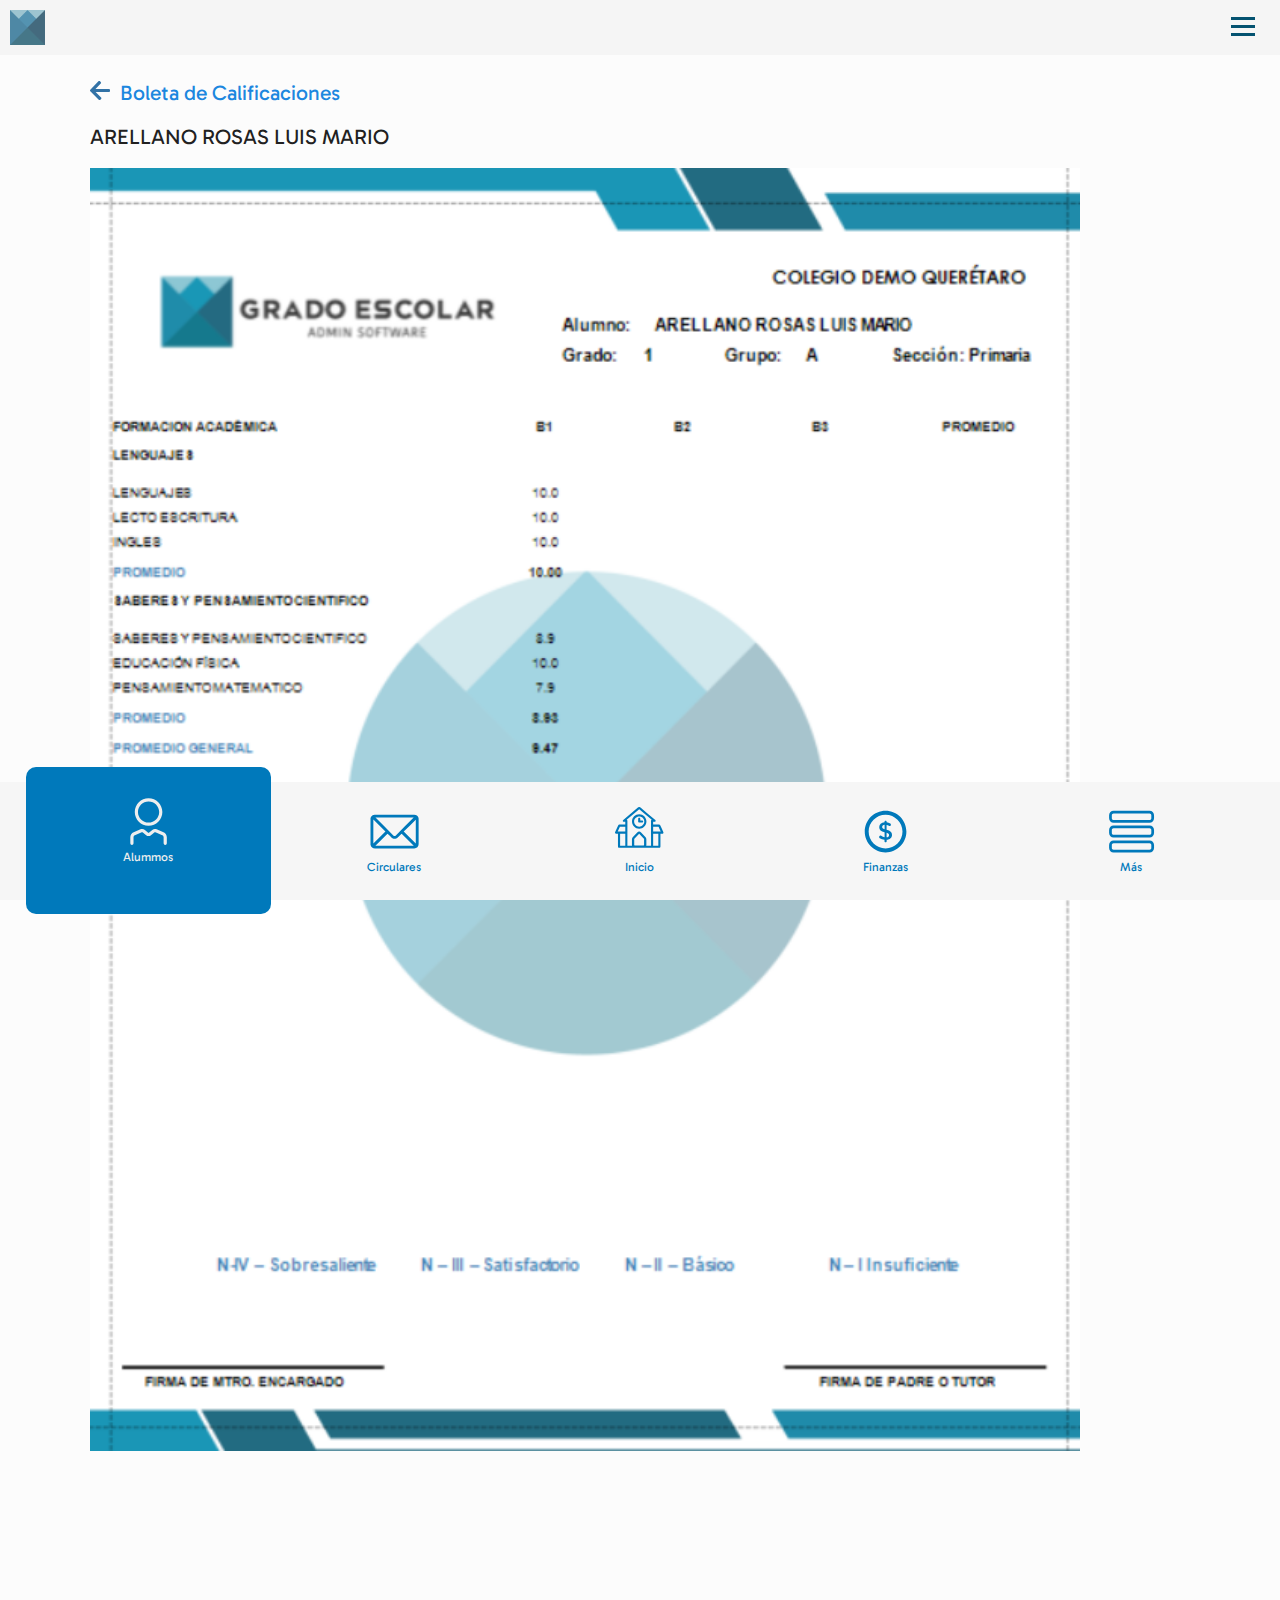
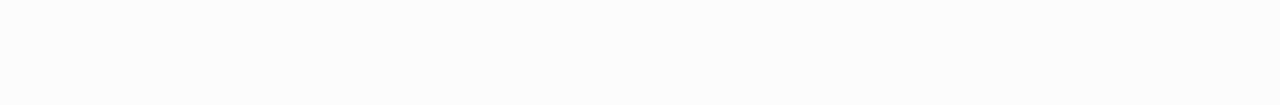
<file: calificaciones.html>
<!DOCTYPE html>
<html lang="es">
   
<head>
    <meta charset="UTF-8">
    <meta name="author" content="Grupo Vértice-Marco Orellana">
    <meta name="description" content="Grado Escolar">
    <meta name="viewport" content="width=device-width, initial-scale=1.0">
     <title>Grado Escolar App</title>
     <link rel="stylesheet" href="main.css" type="text/css">
     <link rel="icon" href="images/logoiconweb.png" type="image/x-icon">
     <link rel="stylesheet" href="https://fonts.googleapis.com/css?family=Gabarito">
     
</head>

<body>

  <header class="header">

    <img class="logo" src="img/logo.png" alt="">

    <input class="side-menu" type="checkbox" id="side-menu"/>
    <label class="hamb" for="side-menu"><span class="hamb-line"></span></label>

    <nav class="nav">
        <ul class="menu">
          <br><br>
          <li><a href="index.html">Inicio</a></li>
          <li><a href="mensajes.html">Mensajes</a></li>
          <li><a href="alumnos.html">Alumnos</a></li>
          <li><a href="finanzas.html">Finanzas</a></li>
          <li><a href="circulares.html">Circulares</a></li>
          <li><a href="calendario.html">Calendario</a></li>
          <li><a href="configuracion.html">Configuración</a></li>
          <li><a href="colegio.html">Mi Colegio</a></li>
          <li><a href="#">Cerrar Sesión</a></li>
        </ul>
    </nav>
</header>

<div class="spacer"></div>

<div class="contenido">
    <div class="titulo"><a href="alumnos.html"><img class="back" src="img/regresar.svg" alt=""></a>
    <h2>Boleta de Calificaciones</h2> <br>
</div>
<br>
    
<p>ARELLANO ROSAS LUIS MARIO</p>
<br>
<img width="90%" src="img/boleta.png" alt="">

</div>

<footer>
  <a href="alumnos.html" class="menuact">
    <svg id="Capa_1" xmlns="http://www.w3.org/2000/svg" viewBox="0 0 100 100">
      <g>
        <path class="cls-1" d="M50,58.57c-15.47,0-28.05-12.58-28.05-28.05S34.53,2.46,50,2.46s28.05,12.58,28.05,28.05-12.58,28.05-28.05,28.05ZM50,8.92c-11.9,0-21.59,9.69-21.59,21.59s9.69,21.59,21.59,21.59,21.59-9.69,21.59-21.59-9.69-21.59-21.59-21.59Z"/>
        <path class="cls-1" d="M83.9,97.54h0c-1.81,0-3.27-1.46-3.27-3.27v-12.42c0-1.8-1.08-3.42-2.74-4.11l-13.96-5.83c-.76-.32-1.63-.19-2.27.34l-6.76,5.58c-2.84,2.35-6.96,2.35-9.8,0l-6.76-5.58c-.64-.53-1.51-.66-2.27-.34l-13.96,5.83c-1.66.69-2.74,2.31-2.74,4.11v12.42c0,1.81-1.46,3.27-3.27,3.27h0c-1.81,0-3.27-1.46-3.27-3.27v-12.42c0-4.45,2.65-8.43,6.76-10.14l13.96-5.83c3.01-1.26,6.44-.74,8.95,1.33l6.76,5.58c.43.35,1.05.35,1.48,0l6.76-5.58c2.51-2.08,5.94-2.59,8.95-1.33l13.96,5.83c4.11,1.71,6.76,5.69,6.76,10.14v12.42c0,1.81-1.46,3.27-3.27,3.27Z"/>
          </g>
    </svg>
   <p>Alummos</p>
  </a>
  <a href="circulares.html" class="menu">
    <svg id="Capa_1" xmlns="http://www.w3.org/2000/svg" viewBox="0 0 100 100">
      <path class="cls-1" d="M98.65,21.96c-1.04-3.96-4.4-6.4-8.76-6.4-20.75,0-41.5,0-62.25,0-5.99,0-11.98-.02-17.98,0-3.78.02-7.04,2.39-8.2,5.9-.17.51-.29,1.03-.43,1.55v53.96c.05.12.11.23.14.35,1.16,4.66,4.28,7.11,9.07,7.11,26.58,0,53.17,0,79.75,0,5.27,0,8.98-3.69,8.98-8.95,0-16.99,0-33.98-.01-50.97,0-.85-.09-1.73-.31-2.55h0ZM88.91,21.35c-.23.26-.39.47-.57.66-11.9,11.95-23.81,23.89-35.72,35.83-1.66,1.67-3.55,1.68-5.19.04-11.91-11.94-23.81-23.89-35.72-35.83-.19-.19-.37-.4-.65-.7h77.85ZM6.82,74.34V25.65c8.14,8.07,16.34,16.2,24.56,24.35-8.22,8.15-16.43,16.28-24.56,24.34h0ZM10.99,78.62c8.29-8.21,16.44-16.29,24.64-24.41,1.13,1.13,2.32,2.31,3.51,3.5,1.44,1.44,2.87,2.9,4.32,4.34,3.75,3.73,9.33,3.74,13.09,0,2.4-2.38,4.77-4.79,7.16-7.18.24-.24.5-.47.68-.65,8.19,8.12,16.34,16.2,24.62,24.41H10.99ZM93.16,74.39c-8.15-8.08-16.34-16.19-24.54-24.31,8.25-8.17,16.46-16.29,24.54-24.3v48.61Z"/>
    </svg>
    <p>Circulares</p></a>
    <a href="index.html" class="menu">
      <svg id="Capa_1" xmlns="http://www.w3.org/2000/svg" viewBox="0 0 100 100">
        <path d="M98.27,50.99c-2.08-4.54-4.16-9.1-6.25-13.64-.47-1.06-1.21-1.55-2.39-1.55-3.76.03-7.52,0-11.28,0-.25,0-.47,0-.75-.03v-5.1c-.03-.4.22-.44.5-.44.84,0,1.65.03,2.45,0,.93-.03,1.58-.47,1.96-1.34.34-.81.12-1.71-.53-2.36-.19-.19-.37-.34-.56-.5-9.85-8.33-19.7-16.66-29.55-24.98-.25-.22-1.34-1.06-2.61-1.06-1.4,0-2.24.81-2.64,1.12-9.94,8.39-19.86,16.78-29.8,25.2-.87.71-1.15,1.62-.81,2.52.31.9,1.12,1.4,2.27,1.4h2.64v5.56h-.78c-3.67,0-7.3.03-10.97,0-1.4-.03-2.21.53-2.77,1.77-1.99,4.44-4.04,8.82-6.06,13.24-.93,2.02,0,3.48,2.24,3.48h3.45v26.16c0,1.86.78,2.64,2.64,2.64h81.2c1.86,0,2.61-.75,2.61-2.64v-26.16h3.73c1.93-.03,2.86-1.55,2.05-3.29ZM20.93,78.77h-10.53v-24.42h10.53v24.42ZM20.93,49.94H5.45c.53-1.12,1.03-2.18,1.49-3.26.93-2.02,1.86-4.01,2.8-6.03.12-.34.25-.59.71-.59,3.36.03,6.71.03,10.07.03.12,0,.25.03.4.03v9.82ZM39.14,77.44v-11.93c0-.31.12-.59.31-.81l9.2-9.88c.19-.22.37-.25.5-.25s.34.03.53.25l9.17,9.88c.19.22.31.5.31.81v11.93c0,.56-.37,1.06-.81,1.06h-18.36c-.47,0-.84-.5-.84-1.06ZM73.32,28.84c.03,16.31.03,32.66.03,49v.93h-9.73c.12-.44.19-.87.19-1.34v-11.93c0-1.49-.56-2.89-1.55-3.98l-9.17-9.88c-2.08-2.24-5.78-2.24-7.86,0l-9.2,9.88c-.99,1.09-1.55,2.49-1.55,3.98v11.93c0,.47.06.93.19,1.37h-9.45v-.81c0-16.38,0-32.78.03-49.16,0-1.21-.16-2.21-1.49-2.8,8.55-7.21,17-14.36,25.51-21.57,8.48,7.18,16.97,14.32,25.51,21.57-1.27.59-1.46,1.58-1.46,2.8ZM88.17,78.77h-10.53v-24.45h10.53v24.45ZM77.64,49.94v-9.79c.19-.03.37-.06.59-.06h9.69c.47,0,.71.12.93.56,1.31,2.89,2.64,5.78,3.95,8.64.09.19.16.37.28.65h-15.44Z"/>
        <path d="M49.24,44.27c-8.09,0-14.64-6.59-14.62-14.7.02-8.09,6.6-14.6,14.73-14.59,8.02.02,14.61,6.61,14.59,14.6-.03,8.18-6.55,14.7-14.7,14.69ZM38.91,29.62c0,5.75,4.65,10.41,10.36,10.39,5.75-.01,10.39-4.64,10.38-10.36,0-5.76-4.65-10.39-10.43-10.4-5.65,0-10.32,4.69-10.31,10.37Z"/>
        <path d="M51.43,27.51c1.24,0,2.39,0,3.54,0,1.38,0,2.32.86,2.34,2.11.01,1.26-.91,2.14-2.29,2.15-1.88.01-3.76.01-5.64,0-1.38,0-2.23-.87-2.24-2.27,0-1.86,0-3.72,0-5.57,0-1.37.88-2.3,2.14-2.3,1.26,0,2.13.93,2.14,2.31.01,1.15,0,2.31,0,3.58Z"/>
        <path class="cls-1" d="M39.42,83.09c.19.06.37.06.56.06h18.36c.19,0,.37,0,.56-.06h-19.48Z"/>
     </svg>
      <p>Inicio</p>
    </a>
  <a href="finanzas.html" class="menu">
    <svg id="Capa_1" xmlns="http://www.w3.org/2000/svg" viewBox="0 0 100 100">
      <path class="cls-1" d="M50,92.37c-23.36,0-42.37-19.01-42.37-42.37S26.64,7.63,50,7.63s42.37,19.01,42.37,42.37-19.01,42.37-42.37,42.37ZM50,15.56c-18.99,0-34.44,15.45-34.44,34.44s15.45,34.44,34.44,34.44,34.44-15.45,34.44-34.44S68.99,15.56,50,15.56Z"/>
      <path class="cls-1" d="M56.69,38.41c-1.51-.84-3.05-1.46-4.63-1.83v9.8c7.71,1.99,11.13,4.95,11.07,10.46v.1c0,5.46-4.39,9.34-10.87,9.9v2.78c0,1.23-.99,2.22-2.22,2.22h0c-1.23,0-2.22-.99-2.22-2.22v-2.88c-3.5-.44-6.75-1.56-9.66-3.36-1.35-.84-1.71-2.66-.8-3.96l.03-.05c.87-1.26,2.6-1.57,3.86-.71,2.14,1.45,4.3,2.41,6.77,2.82v-10.05c-7.45-1.89-10.92-4.69-10.92-10.46v-.05c0-5.51,4.34-9.24,10.72-9.8v-.74c0-1.23.99-2.22,2.22-2.22h0c1.23,0,2.22.99,2.22,2.22v.84c2.67.33,5.02,1.13,7.2,2.34,1.37.76,1.81,2.52,1.01,3.86h0c-.78,1.31-2.46,1.73-3.79.99ZM43.13,40.56c0,2.14.97,3.52,4.9,4.75v-9.03c-3.27.36-4.95,2.04-4.9,4.24v.05ZM57.12,57.2c0-2.25-1.12-3.62-5.05-4.8v9.29c3.27-.36,5.05-1.94,5.05-4.39v-.1Z"/>
      </svg>
    <p>Finanzas</p>
  </a>
  <a href="mas.html" class="menu"> 
    <svg id="Capa_1" xmlns="http://www.w3.org/2000/svg" viewBox="0 0 100 100">
      <path class="cls-1" d="M86.59,31.91H13.41c-5.04,0-9.13-4.1-9.13-9.13v-6.01c0-5.04,4.1-9.13,9.13-9.13h73.19c5.04,0,9.13,4.1,9.13,9.13v6.01c0,5.04-4.1,9.13-9.13,9.13ZM13.41,13.17c-1.98,0-3.59,1.61-3.59,3.59v6.01c0,1.98,1.61,3.59,3.59,3.59h73.19c1.98,0,3.59-1.61,3.59-3.59v-6.01c0-1.98-1.61-3.59-3.59-3.59H13.41Z"/>
      <path class="cls-1" d="M86.59,92.37H13.41c-5.04,0-9.13-4.1-9.13-9.13v-6.01c0-5.04,4.1-9.13,9.13-9.13h73.19c5.04,0,9.13,4.1,9.13,9.13v6.01c0,5.04-4.1,9.13-9.13,9.13ZM13.41,73.63c-1.98,0-3.59,1.61-3.59,3.59v6.01c0,1.98,1.61,3.59,3.59,3.59h73.19c1.98,0,3.59-1.61,3.59-3.59v-6.01c0-1.98-1.61-3.59-3.59-3.59H13.41Z"/>
      <path class="cls-1" d="M86.59,62.14H13.41c-5.04,0-9.13-4.1-9.13-9.13v-6.01c0-5.04,4.1-9.13,9.13-9.13h73.19c5.04,0,9.13,4.1,9.13,9.13v6.01c0,5.04-4.1,9.13-9.13,9.13ZM13.41,43.4c-1.98,0-3.59,1.61-3.59,3.59v6.01c0,1.98,1.61,3.59,3.59,3.59h73.19c1.98,0,3.59-1.61,3.59-3.59v-6.01c0-1.98-1.61-3.59-3.59-3.59H13.41Z"/>
      </svg>
    <p>Más</p>
  </a>
  </footer>
  
  </body>
</file>
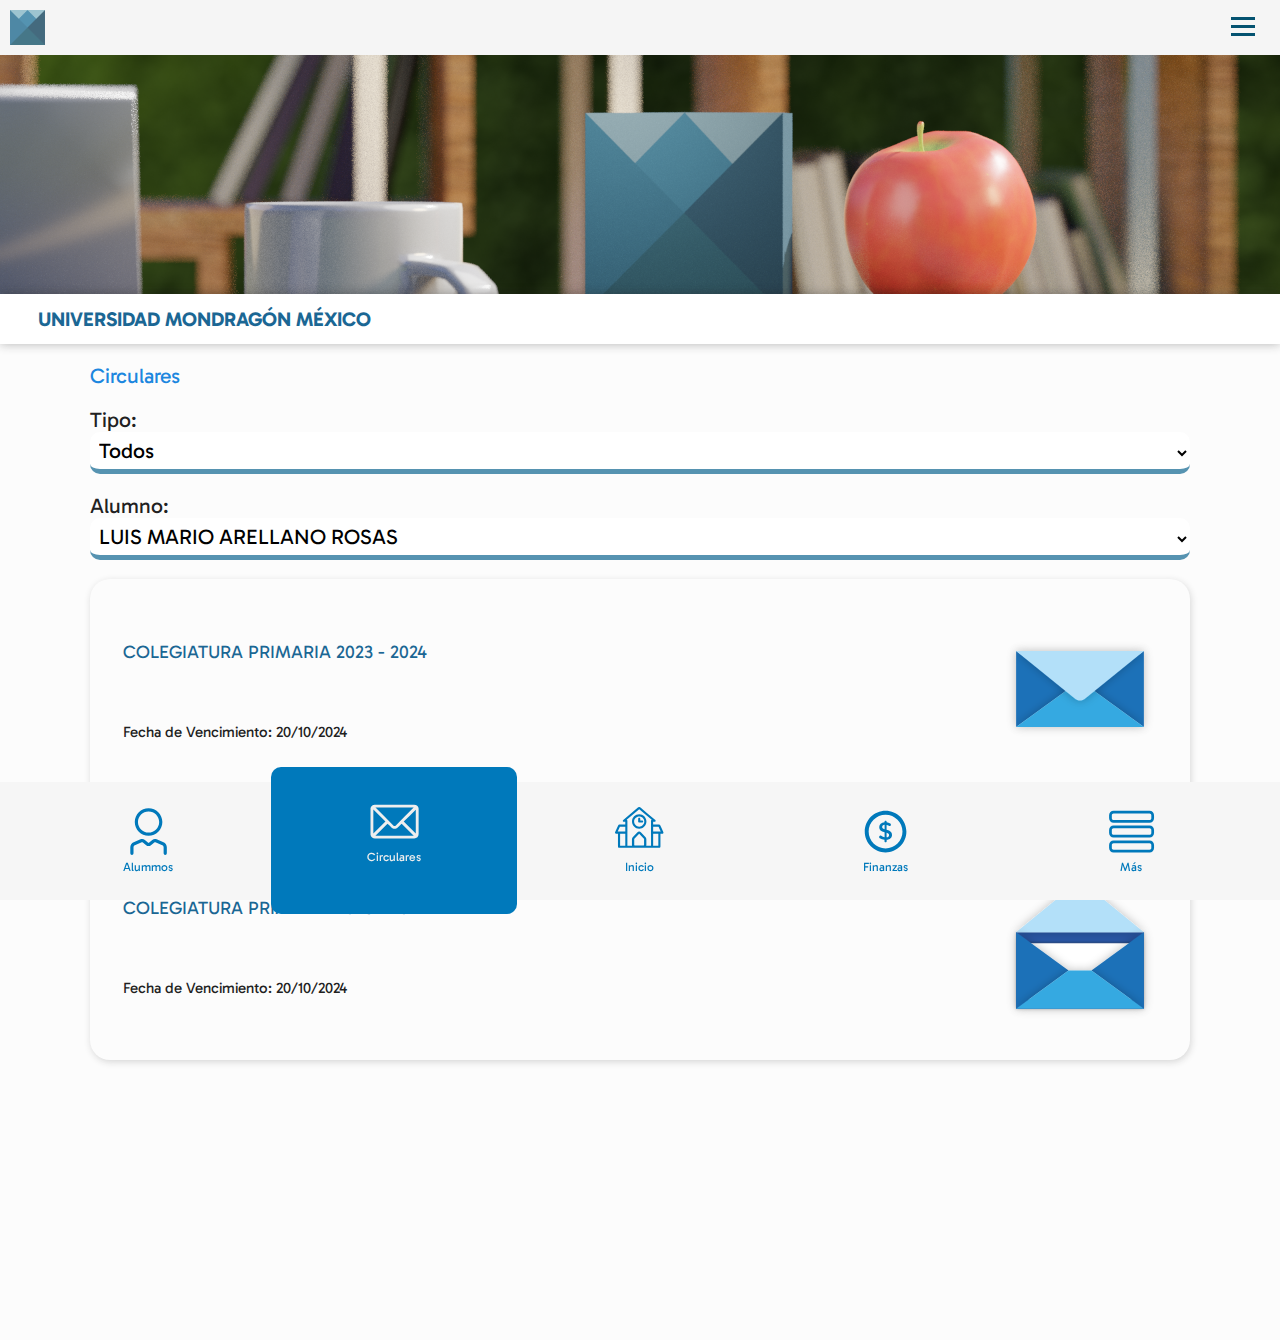
<file: circulares.html>
<!DOCTYPE html>
<html lang="es">
   
<head>
    <meta charset="UTF-8">
    <meta name="author" content="Grupo Vértice-Marco Orellana">
    <meta name="description" content="Grado Escolar">
    <meta name="viewport" content="width=device-width, initial-scale=1.0">
     <title>Grado Escolar App</title>
     <link rel="stylesheet" href="main.css" type="text/css">
     <link rel="icon" href="images/logoiconweb.png" type="image/x-icon">
     <link rel="stylesheet" href="https://fonts.googleapis.com/css?family=Gabarito">
     
</head>

<body>

  <header class="header">

    <img class="logo" src="img/logo.png" alt="">

    <input class="side-menu" type="checkbox" id="side-menu"/>
    <label class="hamb" for="side-menu"><span class="hamb-line"></span></label>

    <nav class="nav">
        <ul class="menu">
          <br><br>
          <li><a href="index.html">Inicio</a></li>
          <li><a href="mensajes.html">Mensajes</a></li>
          <li><a href="alumnos.html">Alumnos</a></li>
          <li><a href="finanzas.html">Finanzas</a></li>
          <li><a href="circulares.html">Circulares</a></li>
          <li><a href="calendario.html">Calendario</a></li>
          <li><a href="configuracion.html">Configuración</a></li>
          <li><a href="colegio.html">Mi Colegio</a></li>
          <li><a href="#">Cerrar Sesión</a></li>
        </ul>
    </nav>
</header>

    <img class="cliente" src="img/rend.png" alt="">

    <h1>UNIVERSIDAD MONDRAGÓN MÉXICO</h1>

    <br>

    <div class="contenido">
        <h2>Circulares</h2> <br>
    
        <p>Tipo:</p>
        <select name="Tipo" id="">
            <option value="Todos">Todos</option>
            <option value="Circulares">Circulares</option>
            <option value="Calendario">Calendario</option>
            <option value="Horarios">Horarios</option>
            <option value="Tareas">Tareas</option>
            <option value="Inscripciones">Inscripciones</option>
        </select>
        <br><br>
    
    
        <p>Alumno:</p>
        <select name="Alumno" id="">
            <option value="LUIS MARIO ARELLANO ROSA">LUIS MARIO ARELLANO ROSAS</option>
            <option value="ADRIANA VERÓNICA ARELLANO ROSAS">ADRIANA VERÓNICA ARELLANO ROSAS</option>
        </select>
        <br><br>
    
        <div class="cxc">
            <div class="concepto"> COLEGIATURA PRIMARIA 2023 - 2024</div>
            <div class="fecha">Fecha de Vencimiento: 20/10/2024</div>
            <div class="monto">
              <img src="img/cerr.svg" alt="">
            </div>
        </div>
    
        <div class="cxc">
            <div class="concepto"> COLEGIATURA PRIMARIA 2023 - 2024</div>
            <div class="fecha">Fecha de Vencimiento: 20/10/2024</div>
            <div class="monto">
            <img src="img/abierta.svg" alt="">
          </div>
        </div>
    
    
    </div>
<footer>
<a href="alumnos.html" class="menu">
  <svg id="Capa_1" xmlns="http://www.w3.org/2000/svg" viewBox="0 0 100 100">
    <g>
      <path class="cls-1" d="M50,58.57c-15.47,0-28.05-12.58-28.05-28.05S34.53,2.46,50,2.46s28.05,12.58,28.05,28.05-12.58,28.05-28.05,28.05ZM50,8.92c-11.9,0-21.59,9.69-21.59,21.59s9.69,21.59,21.59,21.59,21.59-9.69,21.59-21.59-9.69-21.59-21.59-21.59Z"/>
      <path class="cls-1" d="M83.9,97.54h0c-1.81,0-3.27-1.46-3.27-3.27v-12.42c0-1.8-1.08-3.42-2.74-4.11l-13.96-5.83c-.76-.32-1.63-.19-2.27.34l-6.76,5.58c-2.84,2.35-6.96,2.35-9.8,0l-6.76-5.58c-.64-.53-1.51-.66-2.27-.34l-13.96,5.83c-1.66.69-2.74,2.31-2.74,4.11v12.42c0,1.81-1.46,3.27-3.27,3.27h0c-1.81,0-3.27-1.46-3.27-3.27v-12.42c0-4.45,2.65-8.43,6.76-10.14l13.96-5.83c3.01-1.26,6.44-.74,8.95,1.33l6.76,5.58c.43.35,1.05.35,1.48,0l6.76-5.58c2.51-2.08,5.94-2.59,8.95-1.33l13.96,5.83c4.11,1.71,6.76,5.69,6.76,10.14v12.42c0,1.81-1.46,3.27-3.27,3.27Z"/>
        </g>
  </svg>
 <p>Alummos</p>
</a>
<a href="mensajes.html" class="menuact">
  <svg id="Capa_1" xmlns="http://www.w3.org/2000/svg" viewBox="0 0 100 100">
    <path class="cls-1" d="M98.65,21.96c-1.04-3.96-4.4-6.4-8.76-6.4-20.75,0-41.5,0-62.25,0-5.99,0-11.98-.02-17.98,0-3.78.02-7.04,2.39-8.2,5.9-.17.51-.29,1.03-.43,1.55v53.96c.05.12.11.23.14.35,1.16,4.66,4.28,7.11,9.07,7.11,26.58,0,53.17,0,79.75,0,5.27,0,8.98-3.69,8.98-8.95,0-16.99,0-33.98-.01-50.97,0-.85-.09-1.73-.31-2.55h0ZM88.91,21.35c-.23.26-.39.47-.57.66-11.9,11.95-23.81,23.89-35.72,35.83-1.66,1.67-3.55,1.68-5.19.04-11.91-11.94-23.81-23.89-35.72-35.83-.19-.19-.37-.4-.65-.7h77.85ZM6.82,74.34V25.65c8.14,8.07,16.34,16.2,24.56,24.35-8.22,8.15-16.43,16.28-24.56,24.34h0ZM10.99,78.62c8.29-8.21,16.44-16.29,24.64-24.41,1.13,1.13,2.32,2.31,3.51,3.5,1.44,1.44,2.87,2.9,4.32,4.34,3.75,3.73,9.33,3.74,13.09,0,2.4-2.38,4.77-4.79,7.16-7.18.24-.24.5-.47.68-.65,8.19,8.12,16.34,16.2,24.62,24.41H10.99ZM93.16,74.39c-8.15-8.08-16.34-16.19-24.54-24.31,8.25-8.17,16.46-16.29,24.54-24.3v48.61Z"/>
  </svg>
  <p>Circulares</p></a>
  <a href="index.html" class="menu">
    <svg id="Capa_1" xmlns="http://www.w3.org/2000/svg" viewBox="0 0 100 100">
      <path d="M98.27,50.99c-2.08-4.54-4.16-9.1-6.25-13.64-.47-1.06-1.21-1.55-2.39-1.55-3.76.03-7.52,0-11.28,0-.25,0-.47,0-.75-.03v-5.1c-.03-.4.22-.44.5-.44.84,0,1.65.03,2.45,0,.93-.03,1.58-.47,1.96-1.34.34-.81.12-1.71-.53-2.36-.19-.19-.37-.34-.56-.5-9.85-8.33-19.7-16.66-29.55-24.98-.25-.22-1.34-1.06-2.61-1.06-1.4,0-2.24.81-2.64,1.12-9.94,8.39-19.86,16.78-29.8,25.2-.87.71-1.15,1.62-.81,2.52.31.9,1.12,1.4,2.27,1.4h2.64v5.56h-.78c-3.67,0-7.3.03-10.97,0-1.4-.03-2.21.53-2.77,1.77-1.99,4.44-4.04,8.82-6.06,13.24-.93,2.02,0,3.48,2.24,3.48h3.45v26.16c0,1.86.78,2.64,2.64,2.64h81.2c1.86,0,2.61-.75,2.61-2.64v-26.16h3.73c1.93-.03,2.86-1.55,2.05-3.29ZM20.93,78.77h-10.53v-24.42h10.53v24.42ZM20.93,49.94H5.45c.53-1.12,1.03-2.18,1.49-3.26.93-2.02,1.86-4.01,2.8-6.03.12-.34.25-.59.71-.59,3.36.03,6.71.03,10.07.03.12,0,.25.03.4.03v9.82ZM39.14,77.44v-11.93c0-.31.12-.59.31-.81l9.2-9.88c.19-.22.37-.25.5-.25s.34.03.53.25l9.17,9.88c.19.22.31.5.31.81v11.93c0,.56-.37,1.06-.81,1.06h-18.36c-.47,0-.84-.5-.84-1.06ZM73.32,28.84c.03,16.31.03,32.66.03,49v.93h-9.73c.12-.44.19-.87.19-1.34v-11.93c0-1.49-.56-2.89-1.55-3.98l-9.17-9.88c-2.08-2.24-5.78-2.24-7.86,0l-9.2,9.88c-.99,1.09-1.55,2.49-1.55,3.98v11.93c0,.47.06.93.19,1.37h-9.45v-.81c0-16.38,0-32.78.03-49.16,0-1.21-.16-2.21-1.49-2.8,8.55-7.21,17-14.36,25.51-21.57,8.48,7.18,16.97,14.32,25.51,21.57-1.27.59-1.46,1.58-1.46,2.8ZM88.17,78.77h-10.53v-24.45h10.53v24.45ZM77.64,49.94v-9.79c.19-.03.37-.06.59-.06h9.69c.47,0,.71.12.93.56,1.31,2.89,2.64,5.78,3.95,8.64.09.19.16.37.28.65h-15.44Z"/>
      <path d="M49.24,44.27c-8.09,0-14.64-6.59-14.62-14.7.02-8.09,6.6-14.6,14.73-14.59,8.02.02,14.61,6.61,14.59,14.6-.03,8.18-6.55,14.7-14.7,14.69ZM38.91,29.62c0,5.75,4.65,10.41,10.36,10.39,5.75-.01,10.39-4.64,10.38-10.36,0-5.76-4.65-10.39-10.43-10.4-5.65,0-10.32,4.69-10.31,10.37Z"/>
      <path d="M51.43,27.51c1.24,0,2.39,0,3.54,0,1.38,0,2.32.86,2.34,2.11.01,1.26-.91,2.14-2.29,2.15-1.88.01-3.76.01-5.64,0-1.38,0-2.23-.87-2.24-2.27,0-1.86,0-3.72,0-5.57,0-1.37.88-2.3,2.14-2.3,1.26,0,2.13.93,2.14,2.31.01,1.15,0,2.31,0,3.58Z"/>
      <path class="cls-1" d="M39.42,83.09c.19.06.37.06.56.06h18.36c.19,0,.37,0,.56-.06h-19.48Z"/>
   </svg>
    <p>Inicio</p>
  </a>
<a href="finanzas.html" class="menu">
  <svg id="Capa_1" xmlns="http://www.w3.org/2000/svg" viewBox="0 0 100 100">
    <path class="cls-1" d="M50,92.37c-23.36,0-42.37-19.01-42.37-42.37S26.64,7.63,50,7.63s42.37,19.01,42.37,42.37-19.01,42.37-42.37,42.37ZM50,15.56c-18.99,0-34.44,15.45-34.44,34.44s15.45,34.44,34.44,34.44,34.44-15.45,34.44-34.44S68.99,15.56,50,15.56Z"/>
    <path class="cls-1" d="M56.69,38.41c-1.51-.84-3.05-1.46-4.63-1.83v9.8c7.71,1.99,11.13,4.95,11.07,10.46v.1c0,5.46-4.39,9.34-10.87,9.9v2.78c0,1.23-.99,2.22-2.22,2.22h0c-1.23,0-2.22-.99-2.22-2.22v-2.88c-3.5-.44-6.75-1.56-9.66-3.36-1.35-.84-1.71-2.66-.8-3.96l.03-.05c.87-1.26,2.6-1.57,3.86-.71,2.14,1.45,4.3,2.41,6.77,2.82v-10.05c-7.45-1.89-10.92-4.69-10.92-10.46v-.05c0-5.51,4.34-9.24,10.72-9.8v-.74c0-1.23.99-2.22,2.22-2.22h0c1.23,0,2.22.99,2.22,2.22v.84c2.67.33,5.02,1.13,7.2,2.34,1.37.76,1.81,2.52,1.01,3.86h0c-.78,1.31-2.46,1.73-3.79.99ZM43.13,40.56c0,2.14.97,3.52,4.9,4.75v-9.03c-3.27.36-4.95,2.04-4.9,4.24v.05ZM57.12,57.2c0-2.25-1.12-3.62-5.05-4.8v9.29c3.27-.36,5.05-1.94,5.05-4.39v-.1Z"/>
    </svg>
  <p>Finanzas</p>
</a>
<a href="mas.html" class="menu"> 
  <svg id="Capa_1" xmlns="http://www.w3.org/2000/svg" viewBox="0 0 100 100">
    <path class="cls-1" d="M86.59,31.91H13.41c-5.04,0-9.13-4.1-9.13-9.13v-6.01c0-5.04,4.1-9.13,9.13-9.13h73.19c5.04,0,9.13,4.1,9.13,9.13v6.01c0,5.04-4.1,9.13-9.13,9.13ZM13.41,13.17c-1.98,0-3.59,1.61-3.59,3.59v6.01c0,1.98,1.61,3.59,3.59,3.59h73.19c1.98,0,3.59-1.61,3.59-3.59v-6.01c0-1.98-1.61-3.59-3.59-3.59H13.41Z"/>
    <path class="cls-1" d="M86.59,92.37H13.41c-5.04,0-9.13-4.1-9.13-9.13v-6.01c0-5.04,4.1-9.13,9.13-9.13h73.19c5.04,0,9.13,4.1,9.13,9.13v6.01c0,5.04-4.1,9.13-9.13,9.13ZM13.41,73.63c-1.98,0-3.59,1.61-3.59,3.59v6.01c0,1.98,1.61,3.59,3.59,3.59h73.19c1.98,0,3.59-1.61,3.59-3.59v-6.01c0-1.98-1.61-3.59-3.59-3.59H13.41Z"/>
    <path class="cls-1" d="M86.59,62.14H13.41c-5.04,0-9.13-4.1-9.13-9.13v-6.01c0-5.04,4.1-9.13,9.13-9.13h73.19c5.04,0,9.13,4.1,9.13,9.13v6.01c0,5.04-4.1,9.13-9.13,9.13ZM13.41,43.4c-1.98,0-3.59,1.61-3.59,3.59v6.01c0,1.98,1.61,3.59,3.59,3.59h73.19c1.98,0,3.59-1.61,3.59-3.59v-6.01c0-1.98-1.61-3.59-3.59-3.59H13.41Z"/>
    </svg>
  <p>Más</p>
</a>
</footer>

</body>
</file>
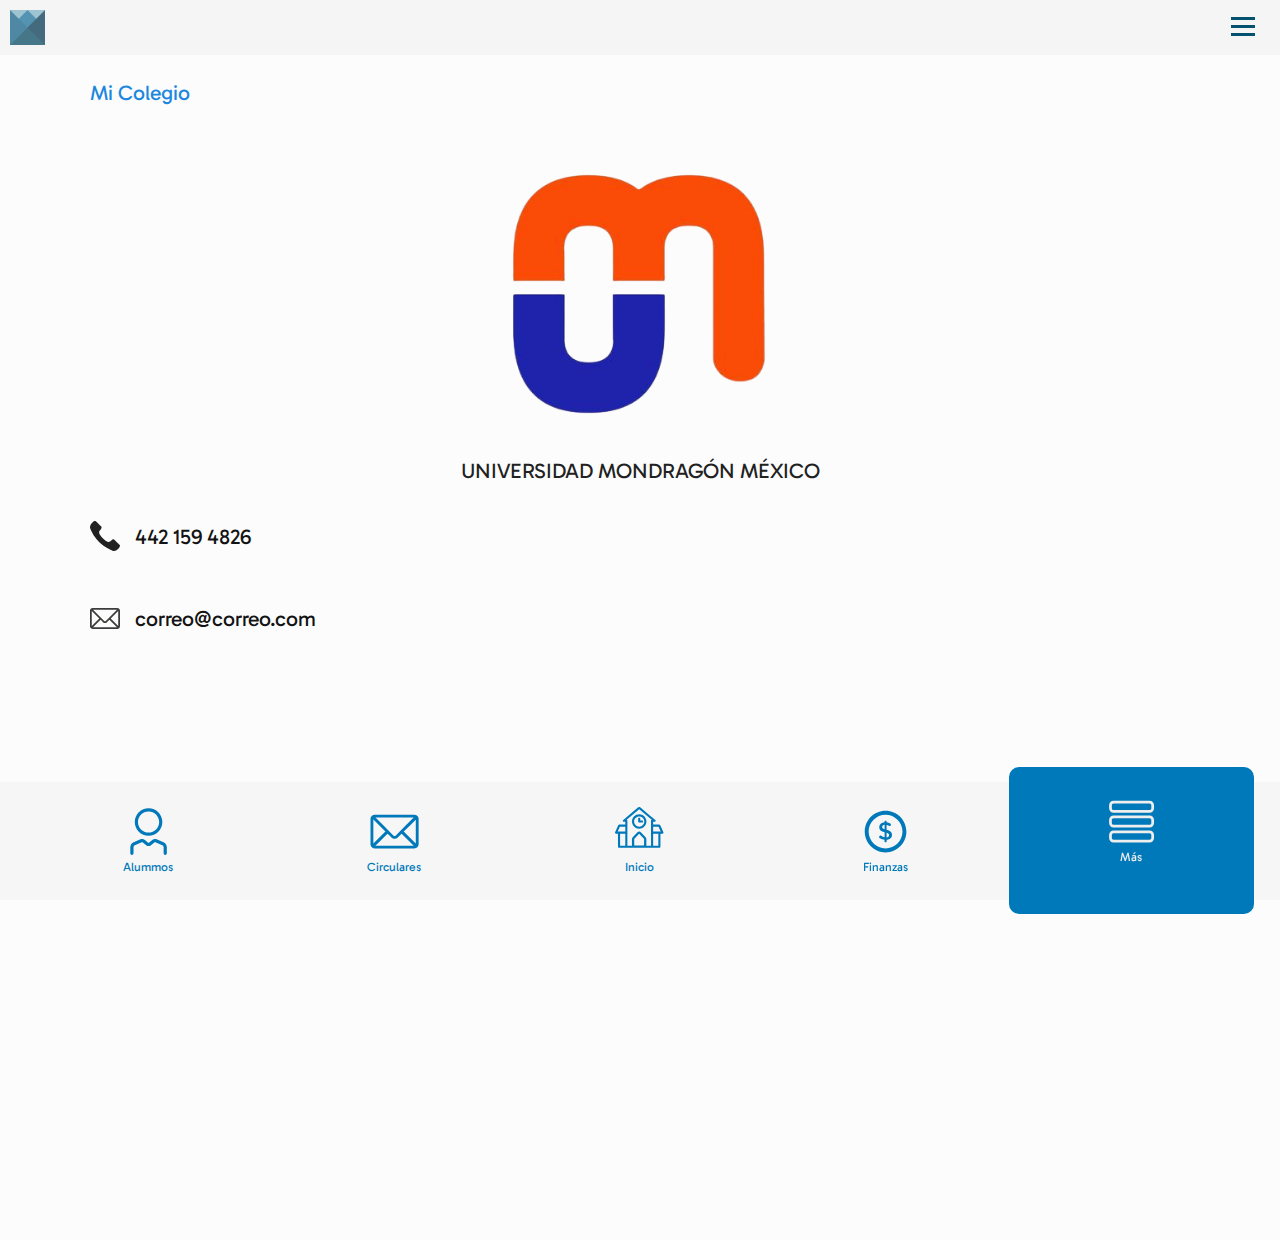
<file: colegio.html>
<!DOCTYPE html>
<html lang="es">
   
<head>
    <meta charset="UTF-8">
    <meta name="author" content="Grupo Vértice-Marco Orellana">
    <meta name="description" content="Grado Escolar">
    <meta name="viewport" content="width=device-width, initial-scale=1.0">
     <title>Grado Escolar App</title>
     <link rel="stylesheet" href="main.css" type="text/css">
     <link rel="icon" href="images/logoiconweb.png" type="image/x-icon">
     <link rel="stylesheet" href="https://fonts.googleapis.com/css?family=Gabarito">
     
</head>

<body>

  <header class="header">

    <img class="logo" src="img/logo.png" alt="">

    <input class="side-menu" type="checkbox" id="side-menu"/>
    <label class="hamb" for="side-menu"><span class="hamb-line"></span></label>

    <nav class="nav">
        <ul class="menu">
          <br><br>
          <li><a href="index.html">Inicio</a></li>
          <li><a href="mensajes.html">Mensajes</a></li>
          <li><a href="alumnos.html">Alumnos</a></li>
          <li><a href="finanzas.html">Finanzas</a></li>
          <li><a href="circulares.html">Circulares</a></li>
          <li><a href="calendario.html">Calendario</a></li>
          <li><a href="configuracion.html">Configuración</a></li>
          <li><a href="colegio.html">Mi Colegio</a></li>
          <li><a href="#">Cerrar Sesión</a></li>
        </ul>
    </nav>
</header>

<div class="spacer"></div>

<div class="contenido">
    <h2>Mi Colegio</h2> <br>

  <div class="colegio">
    <img src="img/mond.png" alt="">
    <p>UNIVERSIDAD MONDRAGÓN MÉXICO</p>
  </div>
  <br><br>

  
  <a href="tel:4421594826">
    <div class="contacto2">
      <img src="img/telefono.svg" alt=""><p>442 159 4826</p>
    </div>
  </a>

  <a href="mailto:soporte@gpovertice.com">
    <div class="contacto2">
      <img src="img/correo.svg" alt=""><p>correo@correo.com</p>
    </div>
  </a>


  <iframe src="https://www.google.com/maps/embed?pb=!1m14!1m8!1m3!1d1867.3101715433759!2d-100.27604046419542!3d20.603556408351558!3m2!1i1024!2i768!4f13.1!3m3!1m2!1s0x85d342ddfbf9d83f%3A0x5db80f4771b1f7a9!2sUniversidad%20Mondrag%C3%B3n%20M%C3%A9xico!5e0!3m2!1ses-419!2smx!4v1726097444825!5m2!1ses-419!2smx" width="400" height="300" style="border:0;z-index: -10;" allowfullscreen="" loading="lazy" referrerpolicy="no-referrer-when-downgrade"></iframe>

</div>

<footer>
  <a href="alumnos.html" class="menu">
    <svg id="Capa_1" xmlns="http://www.w3.org/2000/svg" viewBox="0 0 100 100">
      <g>
        <path class="cls-1" d="M50,58.57c-15.47,0-28.05-12.58-28.05-28.05S34.53,2.46,50,2.46s28.05,12.58,28.05,28.05-12.58,28.05-28.05,28.05ZM50,8.92c-11.9,0-21.59,9.69-21.59,21.59s9.69,21.59,21.59,21.59,21.59-9.69,21.59-21.59-9.69-21.59-21.59-21.59Z"/>
        <path class="cls-1" d="M83.9,97.54h0c-1.81,0-3.27-1.46-3.27-3.27v-12.42c0-1.8-1.08-3.42-2.74-4.11l-13.96-5.83c-.76-.32-1.63-.19-2.27.34l-6.76,5.58c-2.84,2.35-6.96,2.35-9.8,0l-6.76-5.58c-.64-.53-1.51-.66-2.27-.34l-13.96,5.83c-1.66.69-2.74,2.31-2.74,4.11v12.42c0,1.81-1.46,3.27-3.27,3.27h0c-1.81,0-3.27-1.46-3.27-3.27v-12.42c0-4.45,2.65-8.43,6.76-10.14l13.96-5.83c3.01-1.26,6.44-.74,8.95,1.33l6.76,5.58c.43.35,1.05.35,1.48,0l6.76-5.58c2.51-2.08,5.94-2.59,8.95-1.33l13.96,5.83c4.11,1.71,6.76,5.69,6.76,10.14v12.42c0,1.81-1.46,3.27-3.27,3.27Z"/>
          </g>
    </svg>
   <p>Alummos</p>
  </a>
  <a href="circulares.html" class="menu">
    <svg id="Capa_1" xmlns="http://www.w3.org/2000/svg" viewBox="0 0 100 100">
      <path class="cls-1" d="M98.65,21.96c-1.04-3.96-4.4-6.4-8.76-6.4-20.75,0-41.5,0-62.25,0-5.99,0-11.98-.02-17.98,0-3.78.02-7.04,2.39-8.2,5.9-.17.51-.29,1.03-.43,1.55v53.96c.05.12.11.23.14.35,1.16,4.66,4.28,7.11,9.07,7.11,26.58,0,53.17,0,79.75,0,5.27,0,8.98-3.69,8.98-8.95,0-16.99,0-33.98-.01-50.97,0-.85-.09-1.73-.31-2.55h0ZM88.91,21.35c-.23.26-.39.47-.57.66-11.9,11.95-23.81,23.89-35.72,35.83-1.66,1.67-3.55,1.68-5.19.04-11.91-11.94-23.81-23.89-35.72-35.83-.19-.19-.37-.4-.65-.7h77.85ZM6.82,74.34V25.65c8.14,8.07,16.34,16.2,24.56,24.35-8.22,8.15-16.43,16.28-24.56,24.34h0ZM10.99,78.62c8.29-8.21,16.44-16.29,24.64-24.41,1.13,1.13,2.32,2.31,3.51,3.5,1.44,1.44,2.87,2.9,4.32,4.34,3.75,3.73,9.33,3.74,13.09,0,2.4-2.38,4.77-4.79,7.16-7.18.24-.24.5-.47.68-.65,8.19,8.12,16.34,16.2,24.62,24.41H10.99ZM93.16,74.39c-8.15-8.08-16.34-16.19-24.54-24.31,8.25-8.17,16.46-16.29,24.54-24.3v48.61Z"/>
    </svg>
    <p>Circulares</p></a>
    <a href="index.html" class="menu">
      <svg id="Capa_1" xmlns="http://www.w3.org/2000/svg" viewBox="0 0 100 100">
        <path d="M98.27,50.99c-2.08-4.54-4.16-9.1-6.25-13.64-.47-1.06-1.21-1.55-2.39-1.55-3.76.03-7.52,0-11.28,0-.25,0-.47,0-.75-.03v-5.1c-.03-.4.22-.44.5-.44.84,0,1.65.03,2.45,0,.93-.03,1.58-.47,1.96-1.34.34-.81.12-1.71-.53-2.36-.19-.19-.37-.34-.56-.5-9.85-8.33-19.7-16.66-29.55-24.98-.25-.22-1.34-1.06-2.61-1.06-1.4,0-2.24.81-2.64,1.12-9.94,8.39-19.86,16.78-29.8,25.2-.87.71-1.15,1.62-.81,2.52.31.9,1.12,1.4,2.27,1.4h2.64v5.56h-.78c-3.67,0-7.3.03-10.97,0-1.4-.03-2.21.53-2.77,1.77-1.99,4.44-4.04,8.82-6.06,13.24-.93,2.02,0,3.48,2.24,3.48h3.45v26.16c0,1.86.78,2.64,2.64,2.64h81.2c1.86,0,2.61-.75,2.61-2.64v-26.16h3.73c1.93-.03,2.86-1.55,2.05-3.29ZM20.93,78.77h-10.53v-24.42h10.53v24.42ZM20.93,49.94H5.45c.53-1.12,1.03-2.18,1.49-3.26.93-2.02,1.86-4.01,2.8-6.03.12-.34.25-.59.71-.59,3.36.03,6.71.03,10.07.03.12,0,.25.03.4.03v9.82ZM39.14,77.44v-11.93c0-.31.12-.59.31-.81l9.2-9.88c.19-.22.37-.25.5-.25s.34.03.53.25l9.17,9.88c.19.22.31.5.31.81v11.93c0,.56-.37,1.06-.81,1.06h-18.36c-.47,0-.84-.5-.84-1.06ZM73.32,28.84c.03,16.31.03,32.66.03,49v.93h-9.73c.12-.44.19-.87.19-1.34v-11.93c0-1.49-.56-2.89-1.55-3.98l-9.17-9.88c-2.08-2.24-5.78-2.24-7.86,0l-9.2,9.88c-.99,1.09-1.55,2.49-1.55,3.98v11.93c0,.47.06.93.19,1.37h-9.45v-.81c0-16.38,0-32.78.03-49.16,0-1.21-.16-2.21-1.49-2.8,8.55-7.21,17-14.36,25.51-21.57,8.48,7.18,16.97,14.32,25.51,21.57-1.27.59-1.46,1.58-1.46,2.8ZM88.17,78.77h-10.53v-24.45h10.53v24.45ZM77.64,49.94v-9.79c.19-.03.37-.06.59-.06h9.69c.47,0,.71.12.93.56,1.31,2.89,2.64,5.78,3.95,8.64.09.19.16.37.28.65h-15.44Z"/>
        <path d="M49.24,44.27c-8.09,0-14.64-6.59-14.62-14.7.02-8.09,6.6-14.6,14.73-14.59,8.02.02,14.61,6.61,14.59,14.6-.03,8.18-6.55,14.7-14.7,14.69ZM38.91,29.62c0,5.75,4.65,10.41,10.36,10.39,5.75-.01,10.39-4.64,10.38-10.36,0-5.76-4.65-10.39-10.43-10.4-5.65,0-10.32,4.69-10.31,10.37Z"/>
        <path d="M51.43,27.51c1.24,0,2.39,0,3.54,0,1.38,0,2.32.86,2.34,2.11.01,1.26-.91,2.14-2.29,2.15-1.88.01-3.76.01-5.64,0-1.38,0-2.23-.87-2.24-2.27,0-1.86,0-3.72,0-5.57,0-1.37.88-2.3,2.14-2.3,1.26,0,2.13.93,2.14,2.31.01,1.15,0,2.31,0,3.58Z"/>
        <path class="cls-1" d="M39.42,83.09c.19.06.37.06.56.06h18.36c.19,0,.37,0,.56-.06h-19.48Z"/>
     </svg>
      <p>Inicio</p>
    </a>
  <a href="finanzas.html" class="menu">
    <svg id="Capa_1" xmlns="http://www.w3.org/2000/svg" viewBox="0 0 100 100">
      <path class="cls-1" d="M50,92.37c-23.36,0-42.37-19.01-42.37-42.37S26.64,7.63,50,7.63s42.37,19.01,42.37,42.37-19.01,42.37-42.37,42.37ZM50,15.56c-18.99,0-34.44,15.45-34.44,34.44s15.45,34.44,34.44,34.44,34.44-15.45,34.44-34.44S68.99,15.56,50,15.56Z"/>
      <path class="cls-1" d="M56.69,38.41c-1.51-.84-3.05-1.46-4.63-1.83v9.8c7.71,1.99,11.13,4.95,11.07,10.46v.1c0,5.46-4.39,9.34-10.87,9.9v2.78c0,1.23-.99,2.22-2.22,2.22h0c-1.23,0-2.22-.99-2.22-2.22v-2.88c-3.5-.44-6.75-1.56-9.66-3.36-1.35-.84-1.71-2.66-.8-3.96l.03-.05c.87-1.26,2.6-1.57,3.86-.71,2.14,1.45,4.3,2.41,6.77,2.82v-10.05c-7.45-1.89-10.92-4.69-10.92-10.46v-.05c0-5.51,4.34-9.24,10.72-9.8v-.74c0-1.23.99-2.22,2.22-2.22h0c1.23,0,2.22.99,2.22,2.22v.84c2.67.33,5.02,1.13,7.2,2.34,1.37.76,1.81,2.52,1.01,3.86h0c-.78,1.31-2.46,1.73-3.79.99ZM43.13,40.56c0,2.14.97,3.52,4.9,4.75v-9.03c-3.27.36-4.95,2.04-4.9,4.24v.05ZM57.12,57.2c0-2.25-1.12-3.62-5.05-4.8v9.29c3.27-.36,5.05-1.94,5.05-4.39v-.1Z"/>
      </svg>
    <p>Finanzas</p>
  </a>
  <a href="mas.html" class="menuact"> 
    <svg id="Capa_1" xmlns="http://www.w3.org/2000/svg" viewBox="0 0 100 100">
      <path class="cls-1" d="M86.59,31.91H13.41c-5.04,0-9.13-4.1-9.13-9.13v-6.01c0-5.04,4.1-9.13,9.13-9.13h73.19c5.04,0,9.13,4.1,9.13,9.13v6.01c0,5.04-4.1,9.13-9.13,9.13ZM13.41,13.17c-1.98,0-3.59,1.61-3.59,3.59v6.01c0,1.98,1.61,3.59,3.59,3.59h73.19c1.98,0,3.59-1.61,3.59-3.59v-6.01c0-1.98-1.61-3.59-3.59-3.59H13.41Z"/>
      <path class="cls-1" d="M86.59,92.37H13.41c-5.04,0-9.13-4.1-9.13-9.13v-6.01c0-5.04,4.1-9.13,9.13-9.13h73.19c5.04,0,9.13,4.1,9.13,9.13v6.01c0,5.04-4.1,9.13-9.13,9.13ZM13.41,73.63c-1.98,0-3.59,1.61-3.59,3.59v6.01c0,1.98,1.61,3.59,3.59,3.59h73.19c1.98,0,3.59-1.61,3.59-3.59v-6.01c0-1.98-1.61-3.59-3.59-3.59H13.41Z"/>
      <path class="cls-1" d="M86.59,62.14H13.41c-5.04,0-9.13-4.1-9.13-9.13v-6.01c0-5.04,4.1-9.13,9.13-9.13h73.19c5.04,0,9.13,4.1,9.13,9.13v6.01c0,5.04-4.1,9.13-9.13,9.13ZM13.41,43.4c-1.98,0-3.59,1.61-3.59,3.59v6.01c0,1.98,1.61,3.59,3.59,3.59h73.19c1.98,0,3.59-1.61,3.59-3.59v-6.01c0-1.98-1.61-3.59-3.59-3.59H13.41Z"/>
      </svg>
    <p>Más</p>
  </a>
  </footer>
  
  </body>
</file>
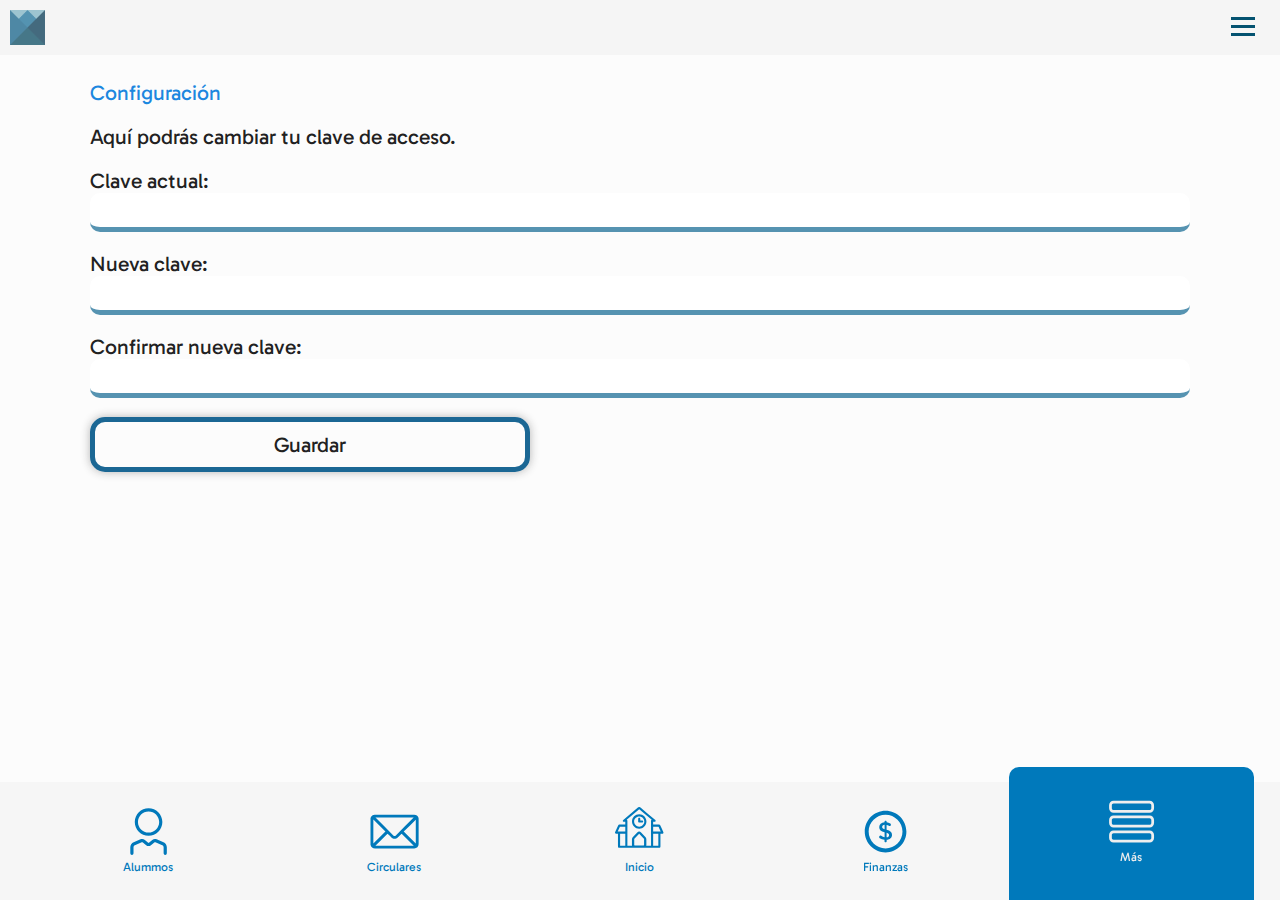
<file: configuración.html>
<!DOCTYPE html>
<html lang="es">
   
<head>
    <meta charset="UTF-8">
    <meta name="author" content="Grupo Vértice-Marco Orellana">
    <meta name="description" content="Grado Escolar">
    <meta name="viewport" content="width=device-width, initial-scale=1.0">
     <title>Grado Escolar App</title>
     <link rel="stylesheet" href="main.css" type="text/css">
     <link rel="icon" href="images/logoiconweb.png" type="image/x-icon">
     <link rel="stylesheet" href="https://fonts.googleapis.com/css?family=Gabarito">
     
</head>

<body>

  <header class="header">

    <img class="logo" src="img/logo.png" alt="">

    <input class="side-menu" type="checkbox" id="side-menu"/>
    <label class="hamb" for="side-menu"><span class="hamb-line"></span></label>

    <nav class="nav">
        <ul class="menu">
          <br><br>
          <li><a href="index.html">Inicio</a></li>
          <li><a href="mensajes.html">Mensajes</a></li>
          <li><a href="alumnos.html">Alumnos</a></li>
          <li><a href="finanzas.html">Finanzas</a></li>
          <li><a href="circulares.html">Circulares</a></li>
          <li><a href="calendario.html">Calendario</a></li>
          <li><a href="configuracion.html">Configuración</a></li>
          <li><a href="colegio.html">Mi Colegio</a></li>
          <li><a href="#">Cerrar Sesión</a></li>
        </ul>
    </nav>
</header>

<div class="spacer"></div>

<div class="contenido">
    <h2>Configuración</h2> <br>

<p>Aquí podrás cambiar tu clave de acceso.</p><br>

<p>Clave actual:</p>
<input type="text"><br><br>

<p>Nueva clave:</p>
<input type="text"><br><br>

<p>Confirmar nueva clave:</p>
<input type="text"><br><br>

<div class="boton">Guardar</div>
</div>

<footer>
  <a href="alumnos.html" class="menu">
    <svg id="Capa_1" xmlns="http://www.w3.org/2000/svg" viewBox="0 0 100 100">
      <g>
        <path class="cls-1" d="M50,58.57c-15.47,0-28.05-12.58-28.05-28.05S34.53,2.46,50,2.46s28.05,12.58,28.05,28.05-12.58,28.05-28.05,28.05ZM50,8.92c-11.9,0-21.59,9.69-21.59,21.59s9.69,21.59,21.59,21.59,21.59-9.69,21.59-21.59-9.69-21.59-21.59-21.59Z"/>
        <path class="cls-1" d="M83.9,97.54h0c-1.81,0-3.27-1.46-3.27-3.27v-12.42c0-1.8-1.08-3.42-2.74-4.11l-13.96-5.83c-.76-.32-1.63-.19-2.27.34l-6.76,5.58c-2.84,2.35-6.96,2.35-9.8,0l-6.76-5.58c-.64-.53-1.51-.66-2.27-.34l-13.96,5.83c-1.66.69-2.74,2.31-2.74,4.11v12.42c0,1.81-1.46,3.27-3.27,3.27h0c-1.81,0-3.27-1.46-3.27-3.27v-12.42c0-4.45,2.65-8.43,6.76-10.14l13.96-5.83c3.01-1.26,6.44-.74,8.95,1.33l6.76,5.58c.43.35,1.05.35,1.48,0l6.76-5.58c2.51-2.08,5.94-2.59,8.95-1.33l13.96,5.83c4.11,1.71,6.76,5.69,6.76,10.14v12.42c0,1.81-1.46,3.27-3.27,3.27Z"/>
          </g>
    </svg>
   <p>Alummos</p>
  </a>
  <a href="circulares.html" class="menu">
    <svg id="Capa_1" xmlns="http://www.w3.org/2000/svg" viewBox="0 0 100 100">
      <path class="cls-1" d="M98.65,21.96c-1.04-3.96-4.4-6.4-8.76-6.4-20.75,0-41.5,0-62.25,0-5.99,0-11.98-.02-17.98,0-3.78.02-7.04,2.39-8.2,5.9-.17.51-.29,1.03-.43,1.55v53.96c.05.12.11.23.14.35,1.16,4.66,4.28,7.11,9.07,7.11,26.58,0,53.17,0,79.75,0,5.27,0,8.98-3.69,8.98-8.95,0-16.99,0-33.98-.01-50.97,0-.85-.09-1.73-.31-2.55h0ZM88.91,21.35c-.23.26-.39.47-.57.66-11.9,11.95-23.81,23.89-35.72,35.83-1.66,1.67-3.55,1.68-5.19.04-11.91-11.94-23.81-23.89-35.72-35.83-.19-.19-.37-.4-.65-.7h77.85ZM6.82,74.34V25.65c8.14,8.07,16.34,16.2,24.56,24.35-8.22,8.15-16.43,16.28-24.56,24.34h0ZM10.99,78.62c8.29-8.21,16.44-16.29,24.64-24.41,1.13,1.13,2.32,2.31,3.51,3.5,1.44,1.44,2.87,2.9,4.32,4.34,3.75,3.73,9.33,3.74,13.09,0,2.4-2.38,4.77-4.79,7.16-7.18.24-.24.5-.47.68-.65,8.19,8.12,16.34,16.2,24.62,24.41H10.99ZM93.16,74.39c-8.15-8.08-16.34-16.19-24.54-24.31,8.25-8.17,16.46-16.29,24.54-24.3v48.61Z"/>
    </svg>
    <p>Circulares</p></a>
    <a href="index.html" class="menu">
      <svg id="Capa_1" xmlns="http://www.w3.org/2000/svg" viewBox="0 0 100 100">
        <path d="M98.27,50.99c-2.08-4.54-4.16-9.1-6.25-13.64-.47-1.06-1.21-1.55-2.39-1.55-3.76.03-7.52,0-11.28,0-.25,0-.47,0-.75-.03v-5.1c-.03-.4.22-.44.5-.44.84,0,1.65.03,2.45,0,.93-.03,1.58-.47,1.96-1.34.34-.81.12-1.71-.53-2.36-.19-.19-.37-.34-.56-.5-9.85-8.33-19.7-16.66-29.55-24.98-.25-.22-1.34-1.06-2.61-1.06-1.4,0-2.24.81-2.64,1.12-9.94,8.39-19.86,16.78-29.8,25.2-.87.71-1.15,1.62-.81,2.52.31.9,1.12,1.4,2.27,1.4h2.64v5.56h-.78c-3.67,0-7.3.03-10.97,0-1.4-.03-2.21.53-2.77,1.77-1.99,4.44-4.04,8.82-6.06,13.24-.93,2.02,0,3.48,2.24,3.48h3.45v26.16c0,1.86.78,2.64,2.64,2.64h81.2c1.86,0,2.61-.75,2.61-2.64v-26.16h3.73c1.93-.03,2.86-1.55,2.05-3.29ZM20.93,78.77h-10.53v-24.42h10.53v24.42ZM20.93,49.94H5.45c.53-1.12,1.03-2.18,1.49-3.26.93-2.02,1.86-4.01,2.8-6.03.12-.34.25-.59.71-.59,3.36.03,6.71.03,10.07.03.12,0,.25.03.4.03v9.82ZM39.14,77.44v-11.93c0-.31.12-.59.31-.81l9.2-9.88c.19-.22.37-.25.5-.25s.34.03.53.25l9.17,9.88c.19.22.31.5.31.81v11.93c0,.56-.37,1.06-.81,1.06h-18.36c-.47,0-.84-.5-.84-1.06ZM73.32,28.84c.03,16.31.03,32.66.03,49v.93h-9.73c.12-.44.19-.87.19-1.34v-11.93c0-1.49-.56-2.89-1.55-3.98l-9.17-9.88c-2.08-2.24-5.78-2.24-7.86,0l-9.2,9.88c-.99,1.09-1.55,2.49-1.55,3.98v11.93c0,.47.06.93.19,1.37h-9.45v-.81c0-16.38,0-32.78.03-49.16,0-1.21-.16-2.21-1.49-2.8,8.55-7.21,17-14.36,25.51-21.57,8.48,7.18,16.97,14.32,25.51,21.57-1.27.59-1.46,1.58-1.46,2.8ZM88.17,78.77h-10.53v-24.45h10.53v24.45ZM77.64,49.94v-9.79c.19-.03.37-.06.59-.06h9.69c.47,0,.71.12.93.56,1.31,2.89,2.64,5.78,3.95,8.64.09.19.16.37.28.65h-15.44Z"/>
        <path d="M49.24,44.27c-8.09,0-14.64-6.59-14.62-14.7.02-8.09,6.6-14.6,14.73-14.59,8.02.02,14.61,6.61,14.59,14.6-.03,8.18-6.55,14.7-14.7,14.69ZM38.91,29.62c0,5.75,4.65,10.41,10.36,10.39,5.75-.01,10.39-4.64,10.38-10.36,0-5.76-4.65-10.39-10.43-10.4-5.65,0-10.32,4.69-10.31,10.37Z"/>
        <path d="M51.43,27.51c1.24,0,2.39,0,3.54,0,1.38,0,2.32.86,2.34,2.11.01,1.26-.91,2.14-2.29,2.15-1.88.01-3.76.01-5.64,0-1.38,0-2.23-.87-2.24-2.27,0-1.86,0-3.72,0-5.57,0-1.37.88-2.3,2.14-2.3,1.26,0,2.13.93,2.14,2.31.01,1.15,0,2.31,0,3.58Z"/>
        <path class="cls-1" d="M39.42,83.09c.19.06.37.06.56.06h18.36c.19,0,.37,0,.56-.06h-19.48Z"/>
     </svg>
      <p>Inicio</p>
    </a>
  <a href="finanzas.html" class="menu">
    <svg id="Capa_1" xmlns="http://www.w3.org/2000/svg" viewBox="0 0 100 100">
      <path class="cls-1" d="M50,92.37c-23.36,0-42.37-19.01-42.37-42.37S26.64,7.63,50,7.63s42.37,19.01,42.37,42.37-19.01,42.37-42.37,42.37ZM50,15.56c-18.99,0-34.44,15.45-34.44,34.44s15.45,34.44,34.44,34.44,34.44-15.45,34.44-34.44S68.99,15.56,50,15.56Z"/>
      <path class="cls-1" d="M56.69,38.41c-1.51-.84-3.05-1.46-4.63-1.83v9.8c7.71,1.99,11.13,4.95,11.07,10.46v.1c0,5.46-4.39,9.34-10.87,9.9v2.78c0,1.23-.99,2.22-2.22,2.22h0c-1.23,0-2.22-.99-2.22-2.22v-2.88c-3.5-.44-6.75-1.56-9.66-3.36-1.35-.84-1.71-2.66-.8-3.96l.03-.05c.87-1.26,2.6-1.57,3.86-.71,2.14,1.45,4.3,2.41,6.77,2.82v-10.05c-7.45-1.89-10.92-4.69-10.92-10.46v-.05c0-5.51,4.34-9.24,10.72-9.8v-.74c0-1.23.99-2.22,2.22-2.22h0c1.23,0,2.22.99,2.22,2.22v.84c2.67.33,5.02,1.13,7.2,2.34,1.37.76,1.81,2.52,1.01,3.86h0c-.78,1.31-2.46,1.73-3.79.99ZM43.13,40.56c0,2.14.97,3.52,4.9,4.75v-9.03c-3.27.36-4.95,2.04-4.9,4.24v.05ZM57.12,57.2c0-2.25-1.12-3.62-5.05-4.8v9.29c3.27-.36,5.05-1.94,5.05-4.39v-.1Z"/>
      </svg>
    <p>Finanzas</p>
  </a>
  <a href="mas.html" class="menuact"> 
    <svg id="Capa_1" xmlns="http://www.w3.org/2000/svg" viewBox="0 0 100 100">
      <path class="cls-1" d="M86.59,31.91H13.41c-5.04,0-9.13-4.1-9.13-9.13v-6.01c0-5.04,4.1-9.13,9.13-9.13h73.19c5.04,0,9.13,4.1,9.13,9.13v6.01c0,5.04-4.1,9.13-9.13,9.13ZM13.41,13.17c-1.98,0-3.59,1.61-3.59,3.59v6.01c0,1.98,1.61,3.59,3.59,3.59h73.19c1.98,0,3.59-1.61,3.59-3.59v-6.01c0-1.98-1.61-3.59-3.59-3.59H13.41Z"/>
      <path class="cls-1" d="M86.59,92.37H13.41c-5.04,0-9.13-4.1-9.13-9.13v-6.01c0-5.04,4.1-9.13,9.13-9.13h73.19c5.04,0,9.13,4.1,9.13,9.13v6.01c0,5.04-4.1,9.13-9.13,9.13ZM13.41,73.63c-1.98,0-3.59,1.61-3.59,3.59v6.01c0,1.98,1.61,3.59,3.59,3.59h73.19c1.98,0,3.59-1.61,3.59-3.59v-6.01c0-1.98-1.61-3.59-3.59-3.59H13.41Z"/>
      <path class="cls-1" d="M86.59,62.14H13.41c-5.04,0-9.13-4.1-9.13-9.13v-6.01c0-5.04,4.1-9.13,9.13-9.13h73.19c5.04,0,9.13,4.1,9.13,9.13v6.01c0,5.04-4.1,9.13-9.13,9.13ZM13.41,43.4c-1.98,0-3.59,1.61-3.59,3.59v6.01c0,1.98,1.61,3.59,3.59,3.59h73.19c1.98,0,3.59-1.61,3.59-3.59v-6.01c0-1.98-1.61-3.59-3.59-3.59H13.41Z"/>
      </svg>
    <p>Más</p>
  </a>
  </footer>
  
  </body>
</file>
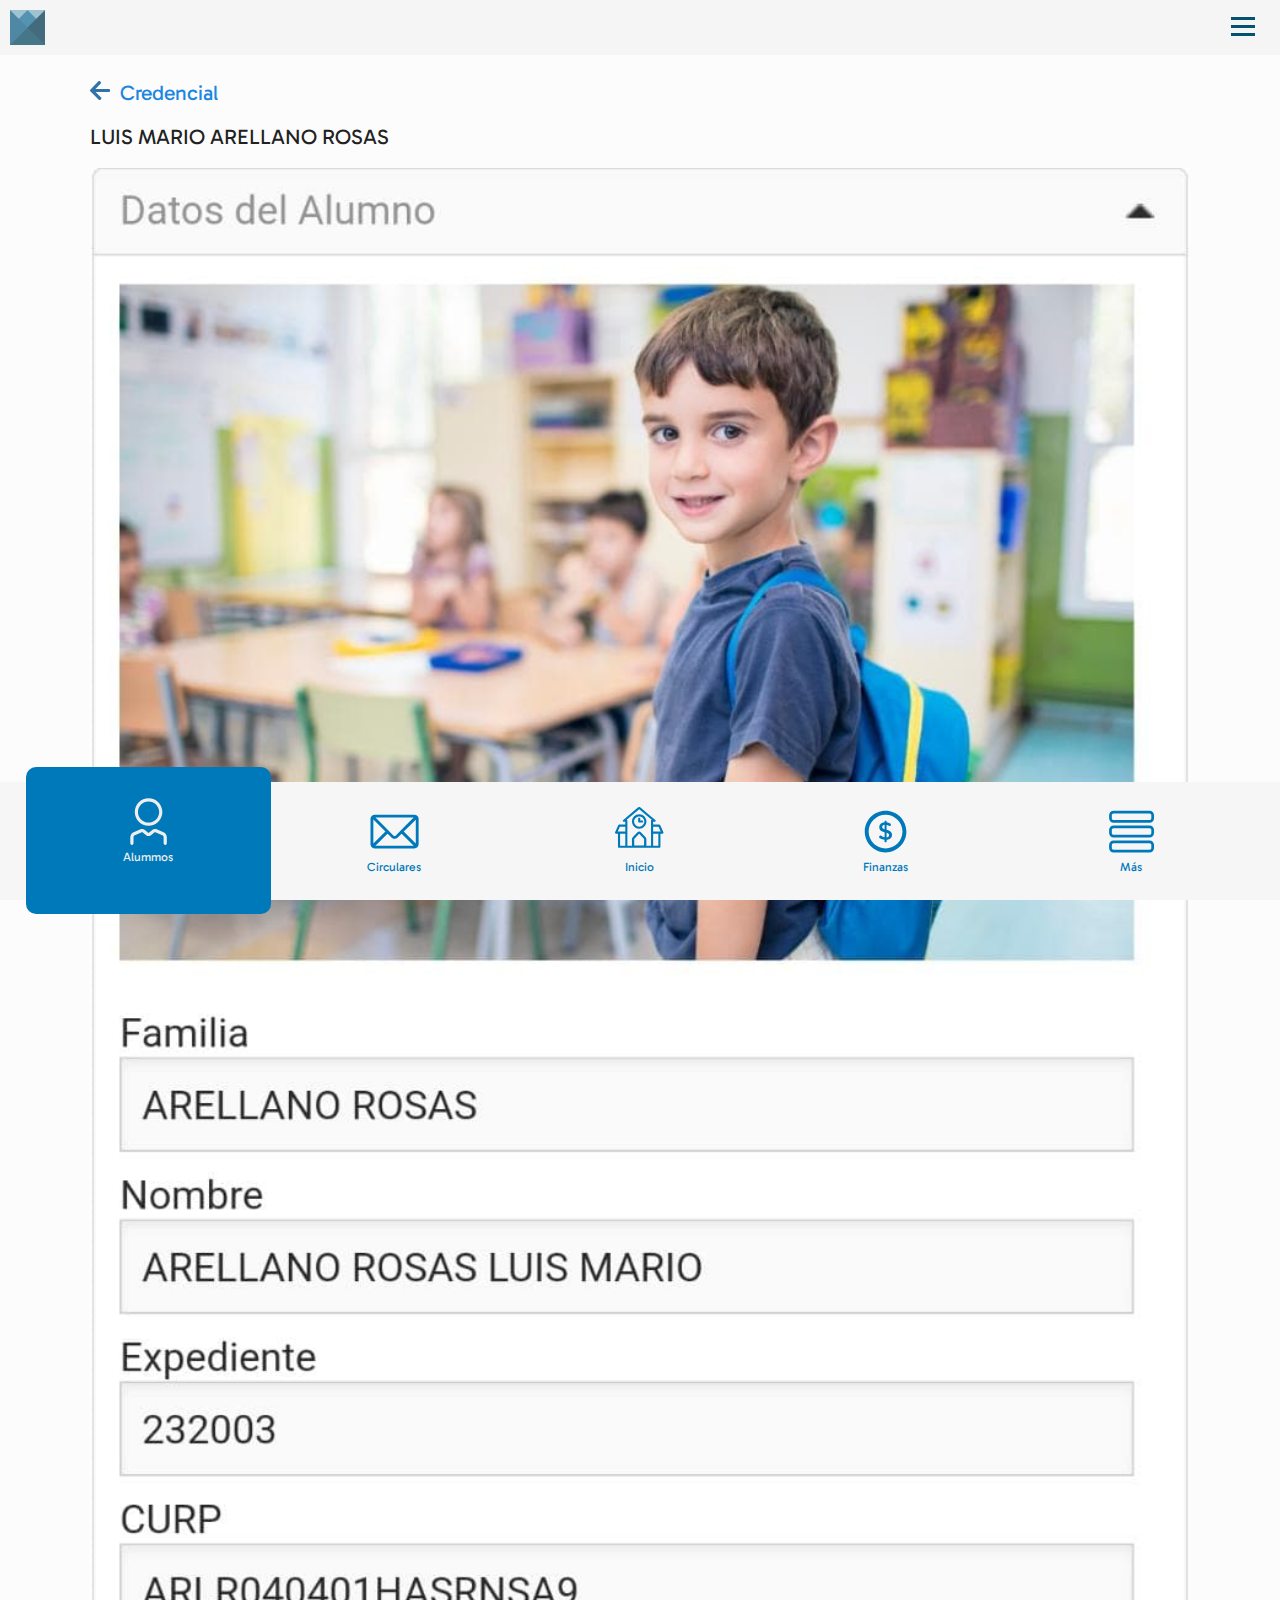
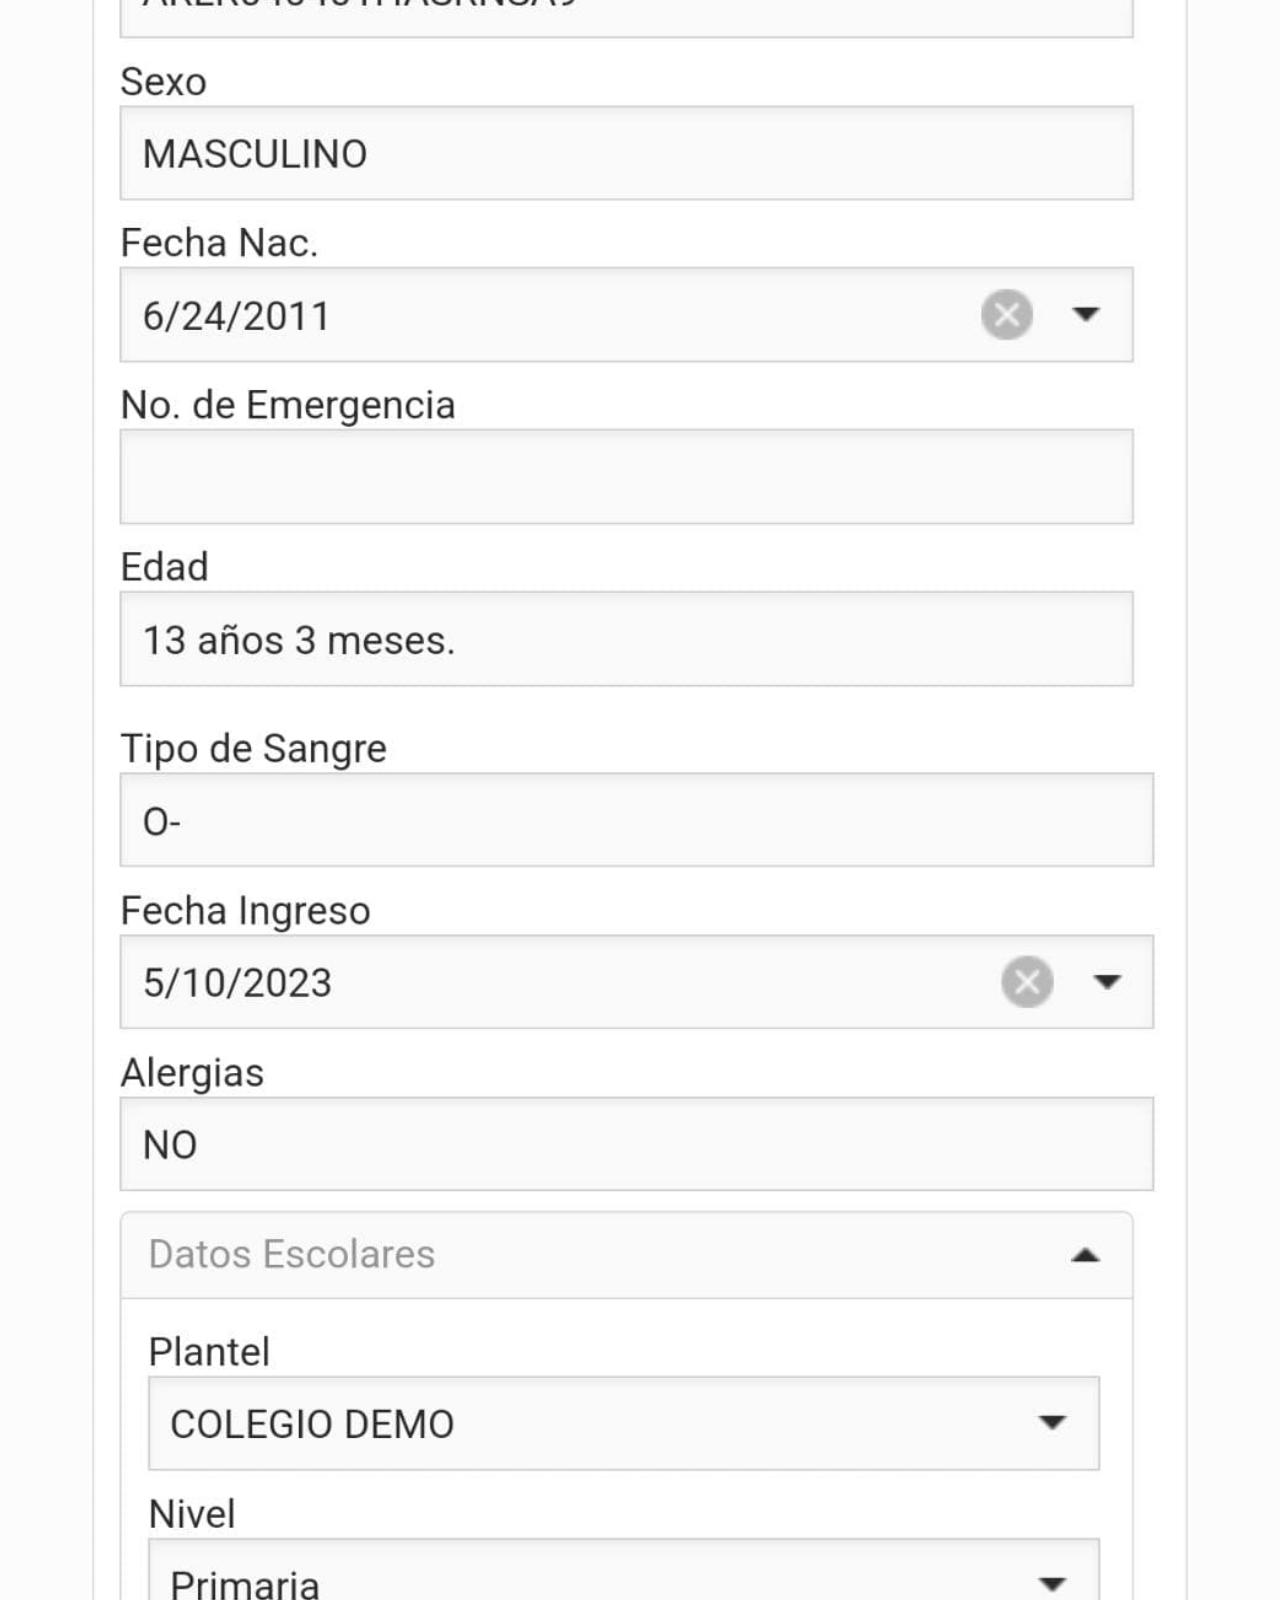
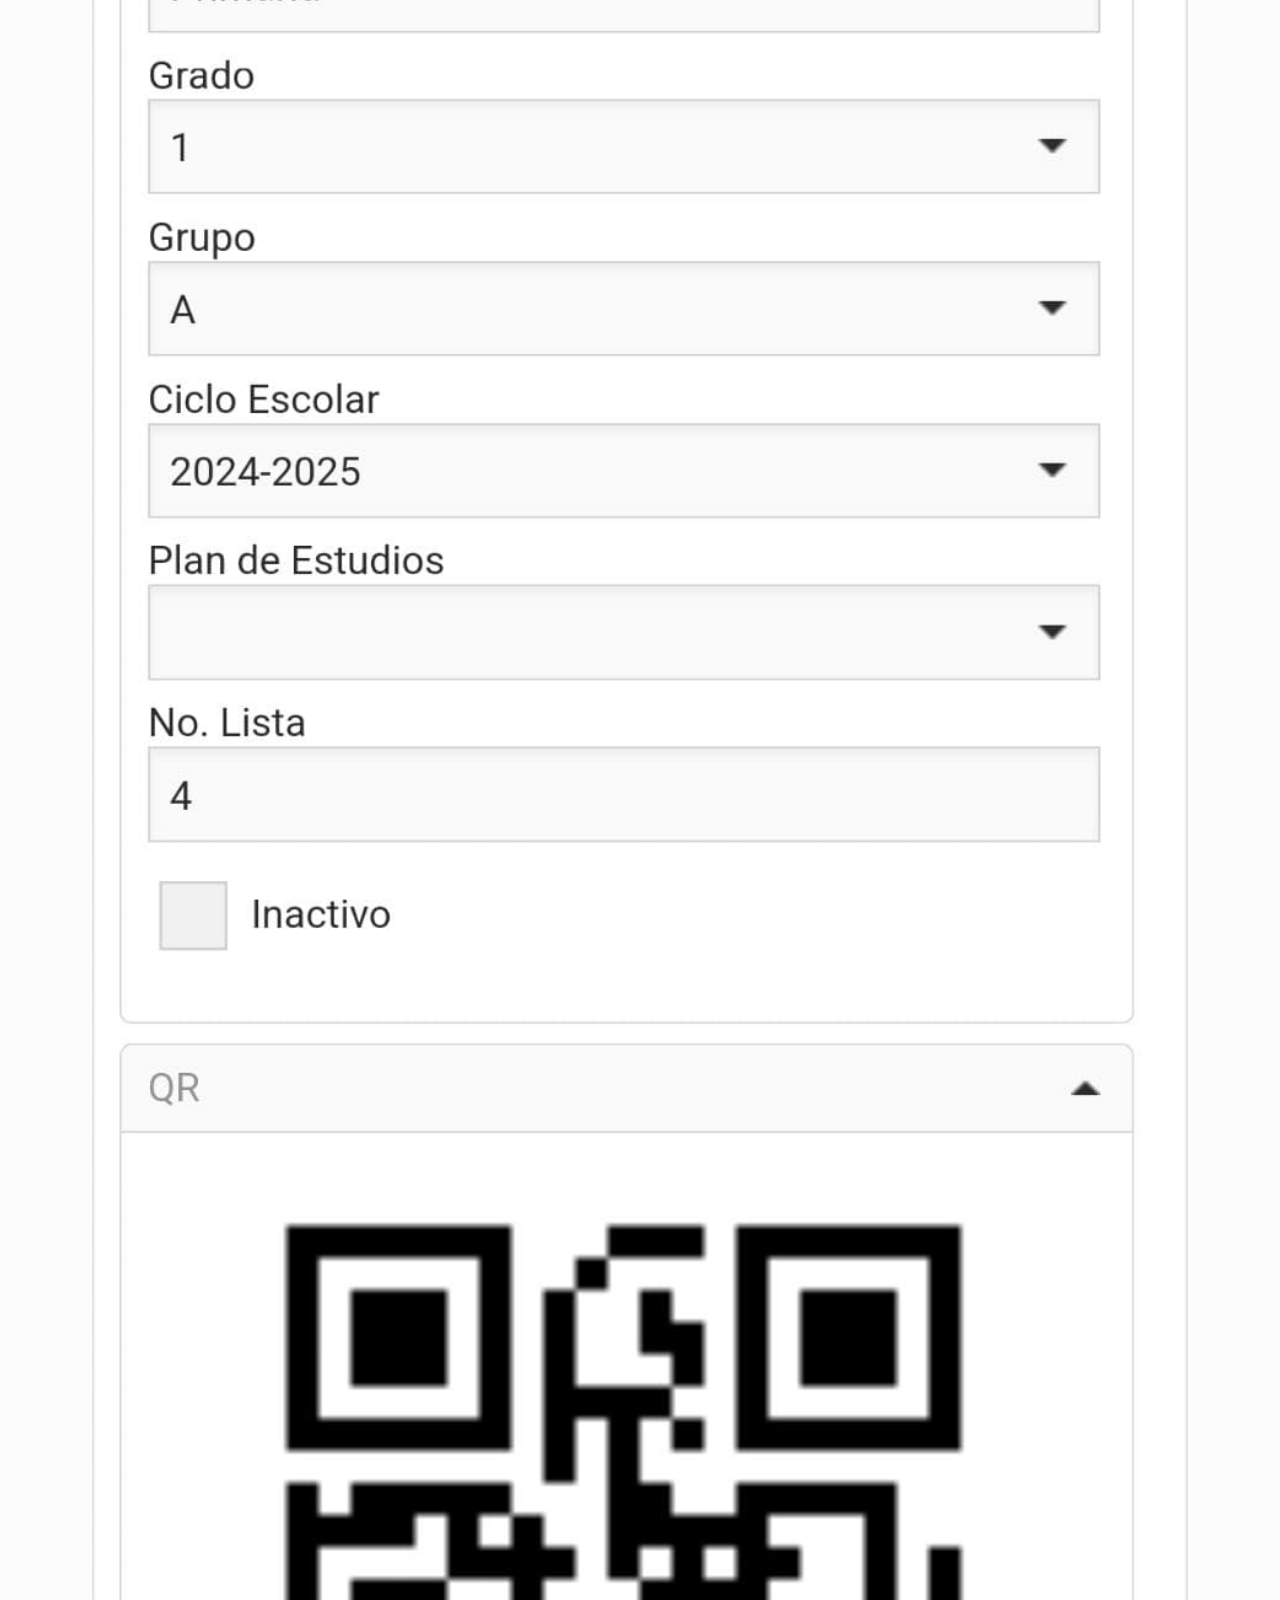
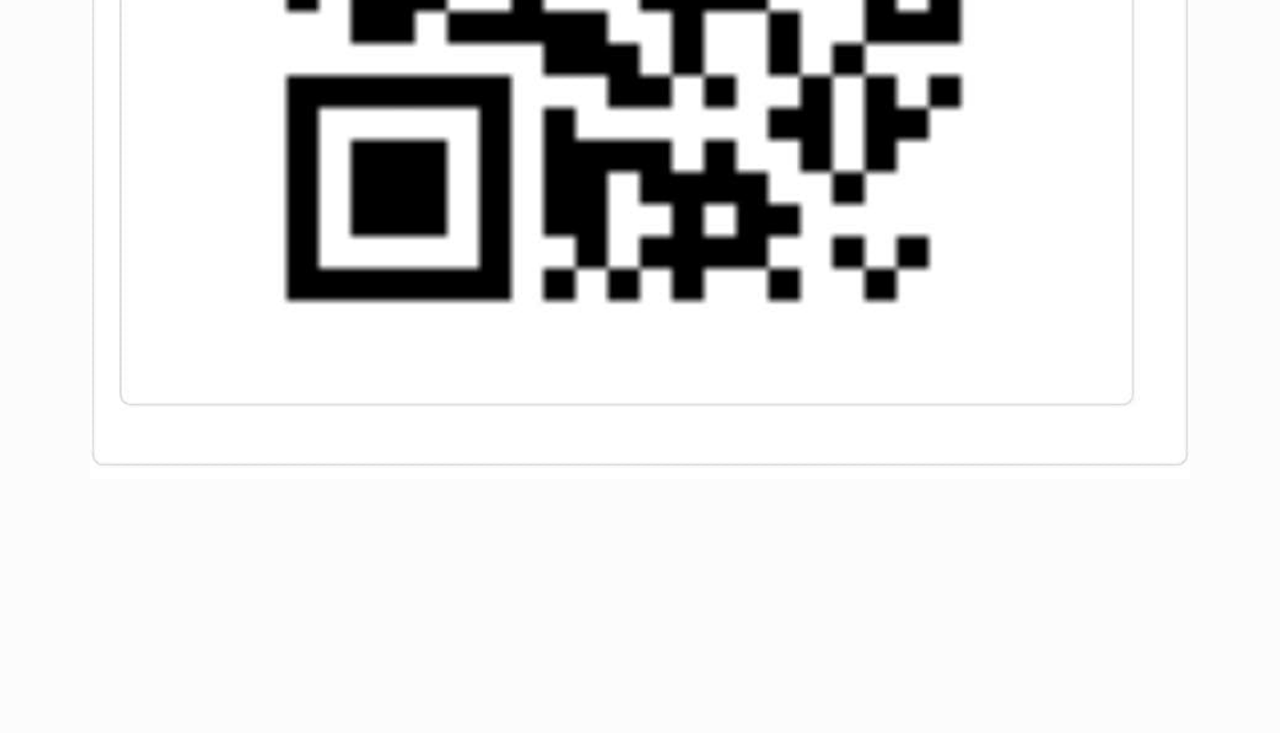
<file: credencial.html>
<!DOCTYPE html>
<html lang="es">
   
<head>
    <meta charset="UTF-8">
    <meta name="author" content="Grupo Vértice-Marco Orellana">
    <meta name="description" content="Grado Escolar">
    <meta name="viewport" content="width=device-width, initial-scale=1.0">
     <title>Grado Escolar App</title>
     <link rel="stylesheet" href="main.css" type="text/css">
     <link rel="icon" href="images/logoiconweb.png" type="image/x-icon">
     <link rel="stylesheet" href="https://fonts.googleapis.com/css?family=Gabarito">
     
</head>

<body>

  <header class="header">

    <img class="logo" src="img/logo.png" alt="">

    <input class="side-menu" type="checkbox" id="side-menu"/>
    <label class="hamb" for="side-menu"><span class="hamb-line"></span></label>

    <nav class="nav">
        <ul class="menu">
          <br><br>
          <li><a href="index.html">Inicio</a></li>
          <li><a href="mensajes.html">Mensajes</a></li>
          <li><a href="alumnos.html">Alumnos</a></li>
          <li><a href="finanzas.html">Finanzas</a></li>
          <li><a href="circulares.html">Circulares</a></li>
          <li><a href="calendario.html">Calendario</a></li>
          <li><a href="configuracion.html">Configuración</a></li>
          <li><a href="colegio.html">Mi Colegio</a></li>
          <li><a href="#">Cerrar Sesión</a></li>
        </ul>
    </nav>
</header>

<div class="spacer"></div>

<div class="contenido">
    <div class="titulo"><a href="alumnos.html"><img class="back" src="img/regresar.svg" alt=""></a>
    <h2>Credencial</h2>
</div> <br>
<p>LUIS MARIO ARELLANO ROSAS</p> <br>
    
<img width="100%" src="img/credencial.jpeg" alt="">

</div>

<footer>
    <a href="alumnos.html" class="menuact">
      <svg id="Capa_1" xmlns="http://www.w3.org/2000/svg" viewBox="0 0 100 100">
        <g>
          <path class="cls-1" d="M50,58.57c-15.47,0-28.05-12.58-28.05-28.05S34.53,2.46,50,2.46s28.05,12.58,28.05,28.05-12.58,28.05-28.05,28.05ZM50,8.92c-11.9,0-21.59,9.69-21.59,21.59s9.69,21.59,21.59,21.59,21.59-9.69,21.59-21.59-9.69-21.59-21.59-21.59Z"/>
          <path class="cls-1" d="M83.9,97.54h0c-1.81,0-3.27-1.46-3.27-3.27v-12.42c0-1.8-1.08-3.42-2.74-4.11l-13.96-5.83c-.76-.32-1.63-.19-2.27.34l-6.76,5.58c-2.84,2.35-6.96,2.35-9.8,0l-6.76-5.58c-.64-.53-1.51-.66-2.27-.34l-13.96,5.83c-1.66.69-2.74,2.31-2.74,4.11v12.42c0,1.81-1.46,3.27-3.27,3.27h0c-1.81,0-3.27-1.46-3.27-3.27v-12.42c0-4.45,2.65-8.43,6.76-10.14l13.96-5.83c3.01-1.26,6.44-.74,8.95,1.33l6.76,5.58c.43.35,1.05.35,1.48,0l6.76-5.58c2.51-2.08,5.94-2.59,8.95-1.33l13.96,5.83c4.11,1.71,6.76,5.69,6.76,10.14v12.42c0,1.81-1.46,3.27-3.27,3.27Z"/>
            </g>
      </svg>
     <p>Alummos</p>
    </a>
    <a href="circulares.html" class="menu">
      <svg id="Capa_1" xmlns="http://www.w3.org/2000/svg" viewBox="0 0 100 100">
        <path class="cls-1" d="M98.65,21.96c-1.04-3.96-4.4-6.4-8.76-6.4-20.75,0-41.5,0-62.25,0-5.99,0-11.98-.02-17.98,0-3.78.02-7.04,2.39-8.2,5.9-.17.51-.29,1.03-.43,1.55v53.96c.05.12.11.23.14.35,1.16,4.66,4.28,7.11,9.07,7.11,26.58,0,53.17,0,79.75,0,5.27,0,8.98-3.69,8.98-8.95,0-16.99,0-33.98-.01-50.97,0-.85-.09-1.73-.31-2.55h0ZM88.91,21.35c-.23.26-.39.47-.57.66-11.9,11.95-23.81,23.89-35.72,35.83-1.66,1.67-3.55,1.68-5.19.04-11.91-11.94-23.81-23.89-35.72-35.83-.19-.19-.37-.4-.65-.7h77.85ZM6.82,74.34V25.65c8.14,8.07,16.34,16.2,24.56,24.35-8.22,8.15-16.43,16.28-24.56,24.34h0ZM10.99,78.62c8.29-8.21,16.44-16.29,24.64-24.41,1.13,1.13,2.32,2.31,3.51,3.5,1.44,1.44,2.87,2.9,4.32,4.34,3.75,3.73,9.33,3.74,13.09,0,2.4-2.38,4.77-4.79,7.16-7.18.24-.24.5-.47.68-.65,8.19,8.12,16.34,16.2,24.62,24.41H10.99ZM93.16,74.39c-8.15-8.08-16.34-16.19-24.54-24.31,8.25-8.17,16.46-16.29,24.54-24.3v48.61Z"/>
      </svg>
      <p>Circulares</p></a>
      <a href="index.html" class="menu">
        <svg id="Capa_1" xmlns="http://www.w3.org/2000/svg" viewBox="0 0 100 100">
          <path d="M98.27,50.99c-2.08-4.54-4.16-9.1-6.25-13.64-.47-1.06-1.21-1.55-2.39-1.55-3.76.03-7.52,0-11.28,0-.25,0-.47,0-.75-.03v-5.1c-.03-.4.22-.44.5-.44.84,0,1.65.03,2.45,0,.93-.03,1.58-.47,1.96-1.34.34-.81.12-1.71-.53-2.36-.19-.19-.37-.34-.56-.5-9.85-8.33-19.7-16.66-29.55-24.98-.25-.22-1.34-1.06-2.61-1.06-1.4,0-2.24.81-2.64,1.12-9.94,8.39-19.86,16.78-29.8,25.2-.87.71-1.15,1.62-.81,2.52.31.9,1.12,1.4,2.27,1.4h2.64v5.56h-.78c-3.67,0-7.3.03-10.97,0-1.4-.03-2.21.53-2.77,1.77-1.99,4.44-4.04,8.82-6.06,13.24-.93,2.02,0,3.48,2.24,3.48h3.45v26.16c0,1.86.78,2.64,2.64,2.64h81.2c1.86,0,2.61-.75,2.61-2.64v-26.16h3.73c1.93-.03,2.86-1.55,2.05-3.29ZM20.93,78.77h-10.53v-24.42h10.53v24.42ZM20.93,49.94H5.45c.53-1.12,1.03-2.18,1.49-3.26.93-2.02,1.86-4.01,2.8-6.03.12-.34.25-.59.71-.59,3.36.03,6.71.03,10.07.03.12,0,.25.03.4.03v9.82ZM39.14,77.44v-11.93c0-.31.12-.59.31-.81l9.2-9.88c.19-.22.37-.25.5-.25s.34.03.53.25l9.17,9.88c.19.22.31.5.31.81v11.93c0,.56-.37,1.06-.81,1.06h-18.36c-.47,0-.84-.5-.84-1.06ZM73.32,28.84c.03,16.31.03,32.66.03,49v.93h-9.73c.12-.44.19-.87.19-1.34v-11.93c0-1.49-.56-2.89-1.55-3.98l-9.17-9.88c-2.08-2.24-5.78-2.24-7.86,0l-9.2,9.88c-.99,1.09-1.55,2.49-1.55,3.98v11.93c0,.47.06.93.19,1.37h-9.45v-.81c0-16.38,0-32.78.03-49.16,0-1.21-.16-2.21-1.49-2.8,8.55-7.21,17-14.36,25.51-21.57,8.48,7.18,16.97,14.32,25.51,21.57-1.27.59-1.46,1.58-1.46,2.8ZM88.17,78.77h-10.53v-24.45h10.53v24.45ZM77.64,49.94v-9.79c.19-.03.37-.06.59-.06h9.69c.47,0,.71.12.93.56,1.31,2.89,2.64,5.78,3.95,8.64.09.19.16.37.28.65h-15.44Z"/>
          <path d="M49.24,44.27c-8.09,0-14.64-6.59-14.62-14.7.02-8.09,6.6-14.6,14.73-14.59,8.02.02,14.61,6.61,14.59,14.6-.03,8.18-6.55,14.7-14.7,14.69ZM38.91,29.62c0,5.75,4.65,10.41,10.36,10.39,5.75-.01,10.39-4.64,10.38-10.36,0-5.76-4.65-10.39-10.43-10.4-5.65,0-10.32,4.69-10.31,10.37Z"/>
          <path d="M51.43,27.51c1.24,0,2.39,0,3.54,0,1.38,0,2.32.86,2.34,2.11.01,1.26-.91,2.14-2.29,2.15-1.88.01-3.76.01-5.64,0-1.38,0-2.23-.87-2.24-2.27,0-1.86,0-3.72,0-5.57,0-1.37.88-2.3,2.14-2.3,1.26,0,2.13.93,2.14,2.31.01,1.15,0,2.31,0,3.58Z"/>
          <path class="cls-1" d="M39.42,83.09c.19.06.37.06.56.06h18.36c.19,0,.37,0,.56-.06h-19.48Z"/>
       </svg>
        <p>Inicio</p>
      </a>
    <a href="finanzas.html" class="menu">
      <svg id="Capa_1" xmlns="http://www.w3.org/2000/svg" viewBox="0 0 100 100">
        <path class="cls-1" d="M50,92.37c-23.36,0-42.37-19.01-42.37-42.37S26.64,7.63,50,7.63s42.37,19.01,42.37,42.37-19.01,42.37-42.37,42.37ZM50,15.56c-18.99,0-34.44,15.45-34.44,34.44s15.45,34.44,34.44,34.44,34.44-15.45,34.44-34.44S68.99,15.56,50,15.56Z"/>
        <path class="cls-1" d="M56.69,38.41c-1.51-.84-3.05-1.46-4.63-1.83v9.8c7.71,1.99,11.13,4.95,11.07,10.46v.1c0,5.46-4.39,9.34-10.87,9.9v2.78c0,1.23-.99,2.22-2.22,2.22h0c-1.23,0-2.22-.99-2.22-2.22v-2.88c-3.5-.44-6.75-1.56-9.66-3.36-1.35-.84-1.71-2.66-.8-3.96l.03-.05c.87-1.26,2.6-1.57,3.86-.71,2.14,1.45,4.3,2.41,6.77,2.82v-10.05c-7.45-1.89-10.92-4.69-10.92-10.46v-.05c0-5.51,4.34-9.24,10.72-9.8v-.74c0-1.23.99-2.22,2.22-2.22h0c1.23,0,2.22.99,2.22,2.22v.84c2.67.33,5.02,1.13,7.2,2.34,1.37.76,1.81,2.52,1.01,3.86h0c-.78,1.31-2.46,1.73-3.79.99ZM43.13,40.56c0,2.14.97,3.52,4.9,4.75v-9.03c-3.27.36-4.95,2.04-4.9,4.24v.05ZM57.12,57.2c0-2.25-1.12-3.62-5.05-4.8v9.29c3.27-.36,5.05-1.94,5.05-4.39v-.1Z"/>
        </svg>
      <p>Finanzas</p>
    </a>
    <a href="mas.html" class="menu"> 
      <svg id="Capa_1" xmlns="http://www.w3.org/2000/svg" viewBox="0 0 100 100">
        <path class="cls-1" d="M86.59,31.91H13.41c-5.04,0-9.13-4.1-9.13-9.13v-6.01c0-5.04,4.1-9.13,9.13-9.13h73.19c5.04,0,9.13,4.1,9.13,9.13v6.01c0,5.04-4.1,9.13-9.13,9.13ZM13.41,13.17c-1.98,0-3.59,1.61-3.59,3.59v6.01c0,1.98,1.61,3.59,3.59,3.59h73.19c1.98,0,3.59-1.61,3.59-3.59v-6.01c0-1.98-1.61-3.59-3.59-3.59H13.41Z"/>
        <path class="cls-1" d="M86.59,92.37H13.41c-5.04,0-9.13-4.1-9.13-9.13v-6.01c0-5.04,4.1-9.13,9.13-9.13h73.19c5.04,0,9.13,4.1,9.13,9.13v6.01c0,5.04-4.1,9.13-9.13,9.13ZM13.41,73.63c-1.98,0-3.59,1.61-3.59,3.59v6.01c0,1.98,1.61,3.59,3.59,3.59h73.19c1.98,0,3.59-1.61,3.59-3.59v-6.01c0-1.98-1.61-3.59-3.59-3.59H13.41Z"/>
        <path class="cls-1" d="M86.59,62.14H13.41c-5.04,0-9.13-4.1-9.13-9.13v-6.01c0-5.04,4.1-9.13,9.13-9.13h73.19c5.04,0,9.13,4.1,9.13,9.13v6.01c0,5.04-4.1,9.13-9.13,9.13ZM13.41,43.4c-1.98,0-3.59,1.61-3.59,3.59v6.01c0,1.98,1.61,3.59,3.59,3.59h73.19c1.98,0,3.59-1.61,3.59-3.59v-6.01c0-1.98-1.61-3.59-3.59-3.59H13.41Z"/>
        </svg>
      <p>Más</p>
    </a>
    </footer>
    </body>
</file>
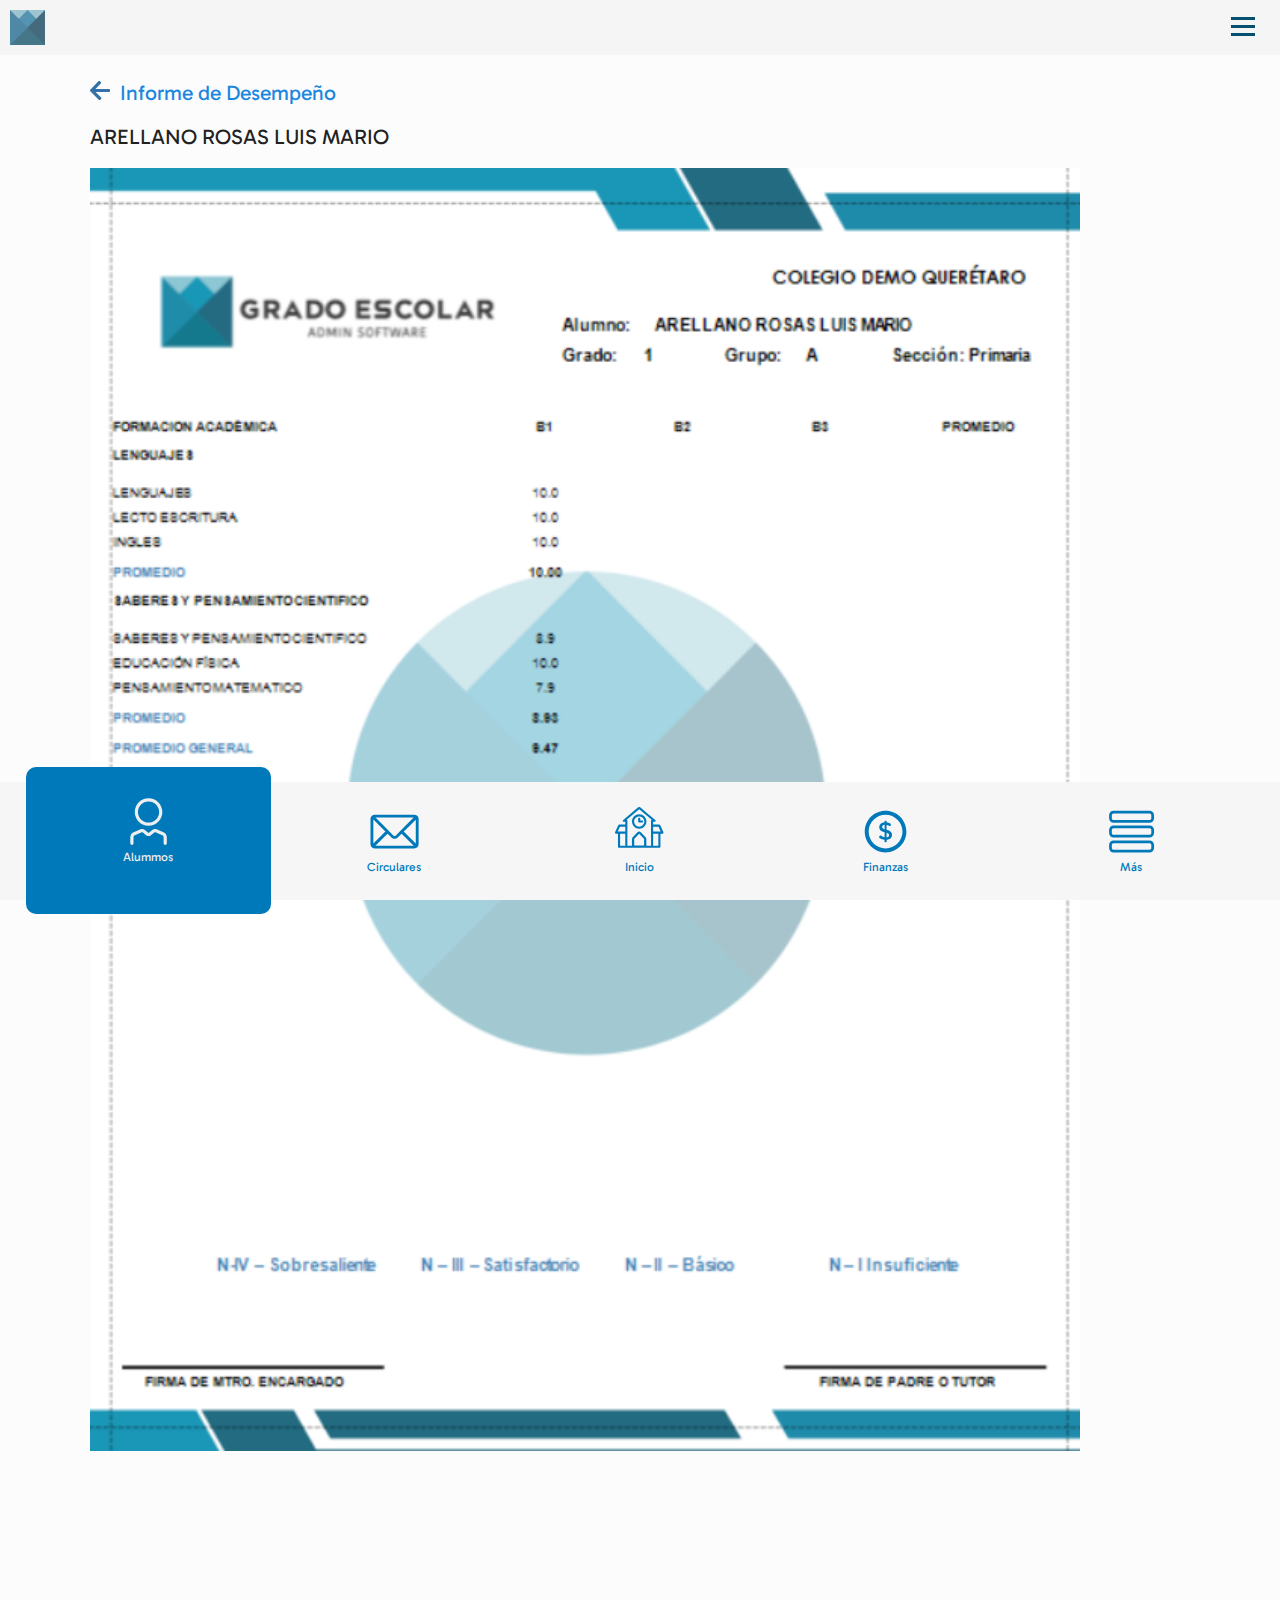
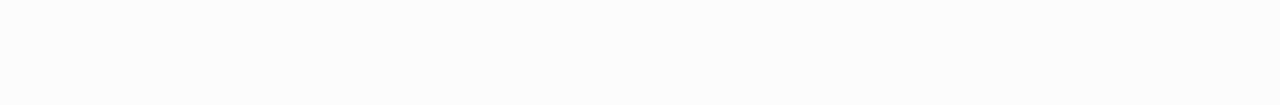
<file: desempeño.html>
<!DOCTYPE html>
<html lang="es">
   
<head>
    <meta charset="UTF-8">
    <meta name="author" content="Grupo Vértice-Marco Orellana">
    <meta name="description" content="Grado Escolar">
    <meta name="viewport" content="width=device-width, initial-scale=1.0">
     <title>Grado Escolar App</title>
     <link rel="stylesheet" href="main.css" type="text/css">
     <link rel="icon" href="images/logoiconweb.png" type="image/x-icon">
     <link rel="stylesheet" href="https://fonts.googleapis.com/css?family=Gabarito">
     
</head>

<body>

  <header class="header">

    <img class="logo" src="img/logo.png" alt="">

    <input class="side-menu" type="checkbox" id="side-menu"/>
    <label class="hamb" for="side-menu"><span class="hamb-line"></span></label>

    <nav class="nav">
        <ul class="menu">
          <br><br>
          <li><a href="index.html">Inicio</a></li>
          <li><a href="mensajes.html">Mensajes</a></li>
          <li><a href="alumnos.html">Alumnos</a></li>
          <li><a href="finanzas.html">Finanzas</a></li>
          <li><a href="circulares.html">Circulares</a></li>
          <li><a href="calendario.html">Calendario</a></li>
          <li><a href="configuracion.html">Configuración</a></li>
          <li><a href="colegio.html">Mi Colegio</a></li>
          <li><a href="#">Cerrar Sesión</a></li>
        </ul>
    </nav>
</header>

<div class="spacer"></div>

<div class="contenido">
    <div class="titulo"><a href="alumnos.html"><img class="back" src="img/regresar.svg" alt=""></a>
    <h2>Informe de Desempeño</h2> <br>
</div>
<br>
    
<p>ARELLANO ROSAS LUIS MARIO</p>
<br>
<img width="90%" src="img/boleta.png" alt="">
    


</div>

<footer>
  <a href="alumnos.html" class="menuact">
    <svg id="Capa_1" xmlns="http://www.w3.org/2000/svg" viewBox="0 0 100 100">
      <g>
        <path class="cls-1" d="M50,58.57c-15.47,0-28.05-12.58-28.05-28.05S34.53,2.46,50,2.46s28.05,12.58,28.05,28.05-12.58,28.05-28.05,28.05ZM50,8.92c-11.9,0-21.59,9.69-21.59,21.59s9.69,21.59,21.59,21.59,21.59-9.69,21.59-21.59-9.69-21.59-21.59-21.59Z"/>
        <path class="cls-1" d="M83.9,97.54h0c-1.81,0-3.27-1.46-3.27-3.27v-12.42c0-1.8-1.08-3.42-2.74-4.11l-13.96-5.83c-.76-.32-1.63-.19-2.27.34l-6.76,5.58c-2.84,2.35-6.96,2.35-9.8,0l-6.76-5.58c-.64-.53-1.51-.66-2.27-.34l-13.96,5.83c-1.66.69-2.74,2.31-2.74,4.11v12.42c0,1.81-1.46,3.27-3.27,3.27h0c-1.81,0-3.27-1.46-3.27-3.27v-12.42c0-4.45,2.65-8.43,6.76-10.14l13.96-5.83c3.01-1.26,6.44-.74,8.95,1.33l6.76,5.58c.43.35,1.05.35,1.48,0l6.76-5.58c2.51-2.08,5.94-2.59,8.95-1.33l13.96,5.83c4.11,1.71,6.76,5.69,6.76,10.14v12.42c0,1.81-1.46,3.27-3.27,3.27Z"/>
          </g>
    </svg>
   <p>Alummos</p>
  </a>
  <a href="circulares.html" class="menu">
    <svg id="Capa_1" xmlns="http://www.w3.org/2000/svg" viewBox="0 0 100 100">
      <path class="cls-1" d="M98.65,21.96c-1.04-3.96-4.4-6.4-8.76-6.4-20.75,0-41.5,0-62.25,0-5.99,0-11.98-.02-17.98,0-3.78.02-7.04,2.39-8.2,5.9-.17.51-.29,1.03-.43,1.55v53.96c.05.12.11.23.14.35,1.16,4.66,4.28,7.11,9.07,7.11,26.58,0,53.17,0,79.75,0,5.27,0,8.98-3.69,8.98-8.95,0-16.99,0-33.98-.01-50.97,0-.85-.09-1.73-.31-2.55h0ZM88.91,21.35c-.23.26-.39.47-.57.66-11.9,11.95-23.81,23.89-35.72,35.83-1.66,1.67-3.55,1.68-5.19.04-11.91-11.94-23.81-23.89-35.72-35.83-.19-.19-.37-.4-.65-.7h77.85ZM6.82,74.34V25.65c8.14,8.07,16.34,16.2,24.56,24.35-8.22,8.15-16.43,16.28-24.56,24.34h0ZM10.99,78.62c8.29-8.21,16.44-16.29,24.64-24.41,1.13,1.13,2.32,2.31,3.51,3.5,1.44,1.44,2.87,2.9,4.32,4.34,3.75,3.73,9.33,3.74,13.09,0,2.4-2.38,4.77-4.79,7.16-7.18.24-.24.5-.47.68-.65,8.19,8.12,16.34,16.2,24.62,24.41H10.99ZM93.16,74.39c-8.15-8.08-16.34-16.19-24.54-24.31,8.25-8.17,16.46-16.29,24.54-24.3v48.61Z"/>
    </svg>
    <p>Circulares</p></a>
    <a href="index.html" class="menu">
      <svg id="Capa_1" xmlns="http://www.w3.org/2000/svg" viewBox="0 0 100 100">
        <path d="M98.27,50.99c-2.08-4.54-4.16-9.1-6.25-13.64-.47-1.06-1.21-1.55-2.39-1.55-3.76.03-7.52,0-11.28,0-.25,0-.47,0-.75-.03v-5.1c-.03-.4.22-.44.5-.44.84,0,1.65.03,2.45,0,.93-.03,1.58-.47,1.96-1.34.34-.81.12-1.71-.53-2.36-.19-.19-.37-.34-.56-.5-9.85-8.33-19.7-16.66-29.55-24.98-.25-.22-1.34-1.06-2.61-1.06-1.4,0-2.24.81-2.64,1.12-9.94,8.39-19.86,16.78-29.8,25.2-.87.71-1.15,1.62-.81,2.52.31.9,1.12,1.4,2.27,1.4h2.64v5.56h-.78c-3.67,0-7.3.03-10.97,0-1.4-.03-2.21.53-2.77,1.77-1.99,4.44-4.04,8.82-6.06,13.24-.93,2.02,0,3.48,2.24,3.48h3.45v26.16c0,1.86.78,2.64,2.64,2.64h81.2c1.86,0,2.61-.75,2.61-2.64v-26.16h3.73c1.93-.03,2.86-1.55,2.05-3.29ZM20.93,78.77h-10.53v-24.42h10.53v24.42ZM20.93,49.94H5.45c.53-1.12,1.03-2.18,1.49-3.26.93-2.02,1.86-4.01,2.8-6.03.12-.34.25-.59.71-.59,3.36.03,6.71.03,10.07.03.12,0,.25.03.4.03v9.82ZM39.14,77.44v-11.93c0-.31.12-.59.31-.81l9.2-9.88c.19-.22.37-.25.5-.25s.34.03.53.25l9.17,9.88c.19.22.31.5.31.81v11.93c0,.56-.37,1.06-.81,1.06h-18.36c-.47,0-.84-.5-.84-1.06ZM73.32,28.84c.03,16.31.03,32.66.03,49v.93h-9.73c.12-.44.19-.87.19-1.34v-11.93c0-1.49-.56-2.89-1.55-3.98l-9.17-9.88c-2.08-2.24-5.78-2.24-7.86,0l-9.2,9.88c-.99,1.09-1.55,2.49-1.55,3.98v11.93c0,.47.06.93.19,1.37h-9.45v-.81c0-16.38,0-32.78.03-49.16,0-1.21-.16-2.21-1.49-2.8,8.55-7.21,17-14.36,25.51-21.57,8.48,7.18,16.97,14.32,25.51,21.57-1.27.59-1.46,1.58-1.46,2.8ZM88.17,78.77h-10.53v-24.45h10.53v24.45ZM77.64,49.94v-9.79c.19-.03.37-.06.59-.06h9.69c.47,0,.71.12.93.56,1.31,2.89,2.64,5.78,3.95,8.64.09.19.16.37.28.65h-15.44Z"/>
        <path d="M49.24,44.27c-8.09,0-14.64-6.59-14.62-14.7.02-8.09,6.6-14.6,14.73-14.59,8.02.02,14.61,6.61,14.59,14.6-.03,8.18-6.55,14.7-14.7,14.69ZM38.91,29.62c0,5.75,4.65,10.41,10.36,10.39,5.75-.01,10.39-4.64,10.38-10.36,0-5.76-4.65-10.39-10.43-10.4-5.65,0-10.32,4.69-10.31,10.37Z"/>
        <path d="M51.43,27.51c1.24,0,2.39,0,3.54,0,1.38,0,2.32.86,2.34,2.11.01,1.26-.91,2.14-2.29,2.15-1.88.01-3.76.01-5.64,0-1.38,0-2.23-.87-2.24-2.27,0-1.86,0-3.72,0-5.57,0-1.37.88-2.3,2.14-2.3,1.26,0,2.13.93,2.14,2.31.01,1.15,0,2.31,0,3.58Z"/>
        <path class="cls-1" d="M39.42,83.09c.19.06.37.06.56.06h18.36c.19,0,.37,0,.56-.06h-19.48Z"/>
     </svg>
      <p>Inicio</p>
    </a>
  <a href="finanzas.html" class="menu">
    <svg id="Capa_1" xmlns="http://www.w3.org/2000/svg" viewBox="0 0 100 100">
      <path class="cls-1" d="M50,92.37c-23.36,0-42.37-19.01-42.37-42.37S26.64,7.63,50,7.63s42.37,19.01,42.37,42.37-19.01,42.37-42.37,42.37ZM50,15.56c-18.99,0-34.44,15.45-34.44,34.44s15.45,34.44,34.44,34.44,34.44-15.45,34.44-34.44S68.99,15.56,50,15.56Z"/>
      <path class="cls-1" d="M56.69,38.41c-1.51-.84-3.05-1.46-4.63-1.83v9.8c7.71,1.99,11.13,4.95,11.07,10.46v.1c0,5.46-4.39,9.34-10.87,9.9v2.78c0,1.23-.99,2.22-2.22,2.22h0c-1.23,0-2.22-.99-2.22-2.22v-2.88c-3.5-.44-6.75-1.56-9.66-3.36-1.35-.84-1.71-2.66-.8-3.96l.03-.05c.87-1.26,2.6-1.57,3.86-.71,2.14,1.45,4.3,2.41,6.77,2.82v-10.05c-7.45-1.89-10.92-4.69-10.92-10.46v-.05c0-5.51,4.34-9.24,10.72-9.8v-.74c0-1.23.99-2.22,2.22-2.22h0c1.23,0,2.22.99,2.22,2.22v.84c2.67.33,5.02,1.13,7.2,2.34,1.37.76,1.81,2.52,1.01,3.86h0c-.78,1.31-2.46,1.73-3.79.99ZM43.13,40.56c0,2.14.97,3.52,4.9,4.75v-9.03c-3.27.36-4.95,2.04-4.9,4.24v.05ZM57.12,57.2c0-2.25-1.12-3.62-5.05-4.8v9.29c3.27-.36,5.05-1.94,5.05-4.39v-.1Z"/>
      </svg>
    <p>Finanzas</p>
  </a>
  <a href="mas.html" class="menu"> 
    <svg id="Capa_1" xmlns="http://www.w3.org/2000/svg" viewBox="0 0 100 100">
      <path class="cls-1" d="M86.59,31.91H13.41c-5.04,0-9.13-4.1-9.13-9.13v-6.01c0-5.04,4.1-9.13,9.13-9.13h73.19c5.04,0,9.13,4.1,9.13,9.13v6.01c0,5.04-4.1,9.13-9.13,9.13ZM13.41,13.17c-1.98,0-3.59,1.61-3.59,3.59v6.01c0,1.98,1.61,3.59,3.59,3.59h73.19c1.98,0,3.59-1.61,3.59-3.59v-6.01c0-1.98-1.61-3.59-3.59-3.59H13.41Z"/>
      <path class="cls-1" d="M86.59,92.37H13.41c-5.04,0-9.13-4.1-9.13-9.13v-6.01c0-5.04,4.1-9.13,9.13-9.13h73.19c5.04,0,9.13,4.1,9.13,9.13v6.01c0,5.04-4.1,9.13-9.13,9.13ZM13.41,73.63c-1.98,0-3.59,1.61-3.59,3.59v6.01c0,1.98,1.61,3.59,3.59,3.59h73.19c1.98,0,3.59-1.61,3.59-3.59v-6.01c0-1.98-1.61-3.59-3.59-3.59H13.41Z"/>
      <path class="cls-1" d="M86.59,62.14H13.41c-5.04,0-9.13-4.1-9.13-9.13v-6.01c0-5.04,4.1-9.13,9.13-9.13h73.19c5.04,0,9.13,4.1,9.13,9.13v6.01c0,5.04-4.1,9.13-9.13,9.13ZM13.41,43.4c-1.98,0-3.59,1.61-3.59,3.59v6.01c0,1.98,1.61,3.59,3.59,3.59h73.19c1.98,0,3.59-1.61,3.59-3.59v-6.01c0-1.98-1.61-3.59-3.59-3.59H13.41Z"/>
      </svg>
    <p>Más</p>
  </a>
  </footer>
  
  </body>
</file>
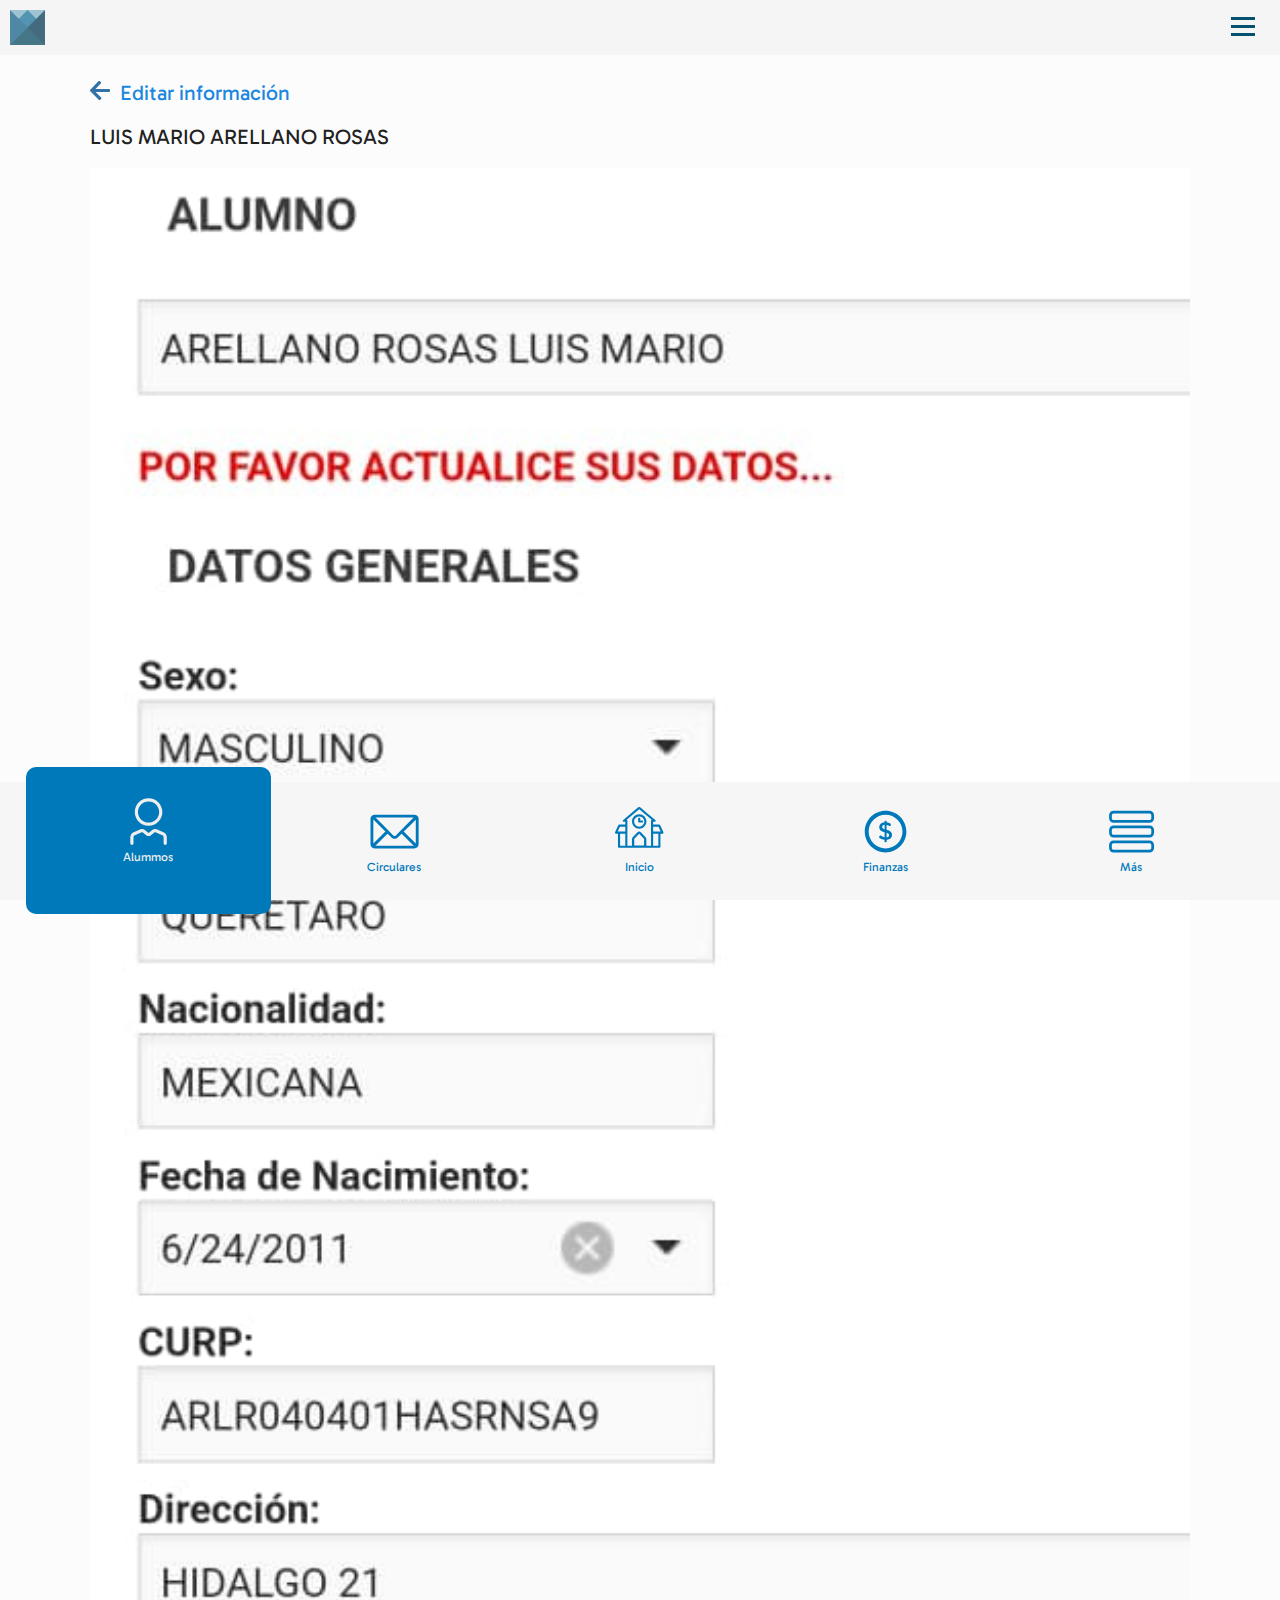
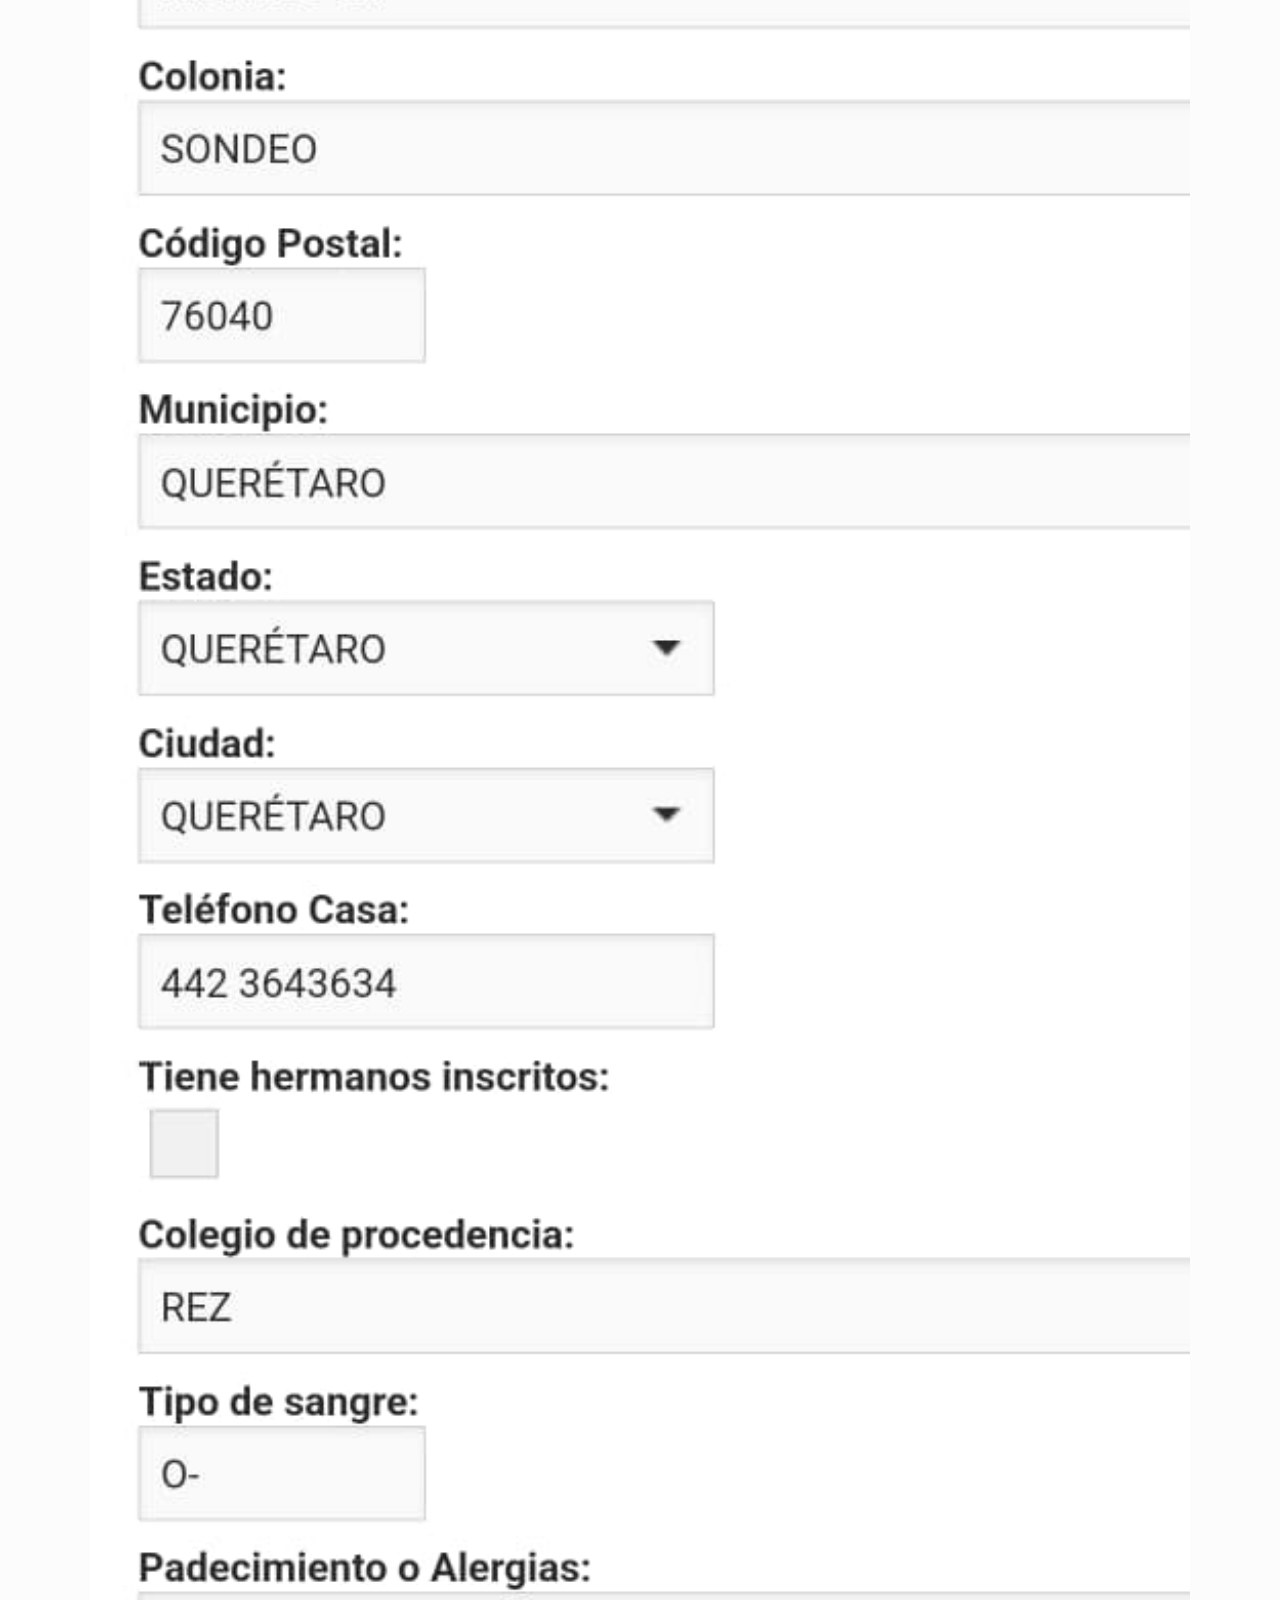
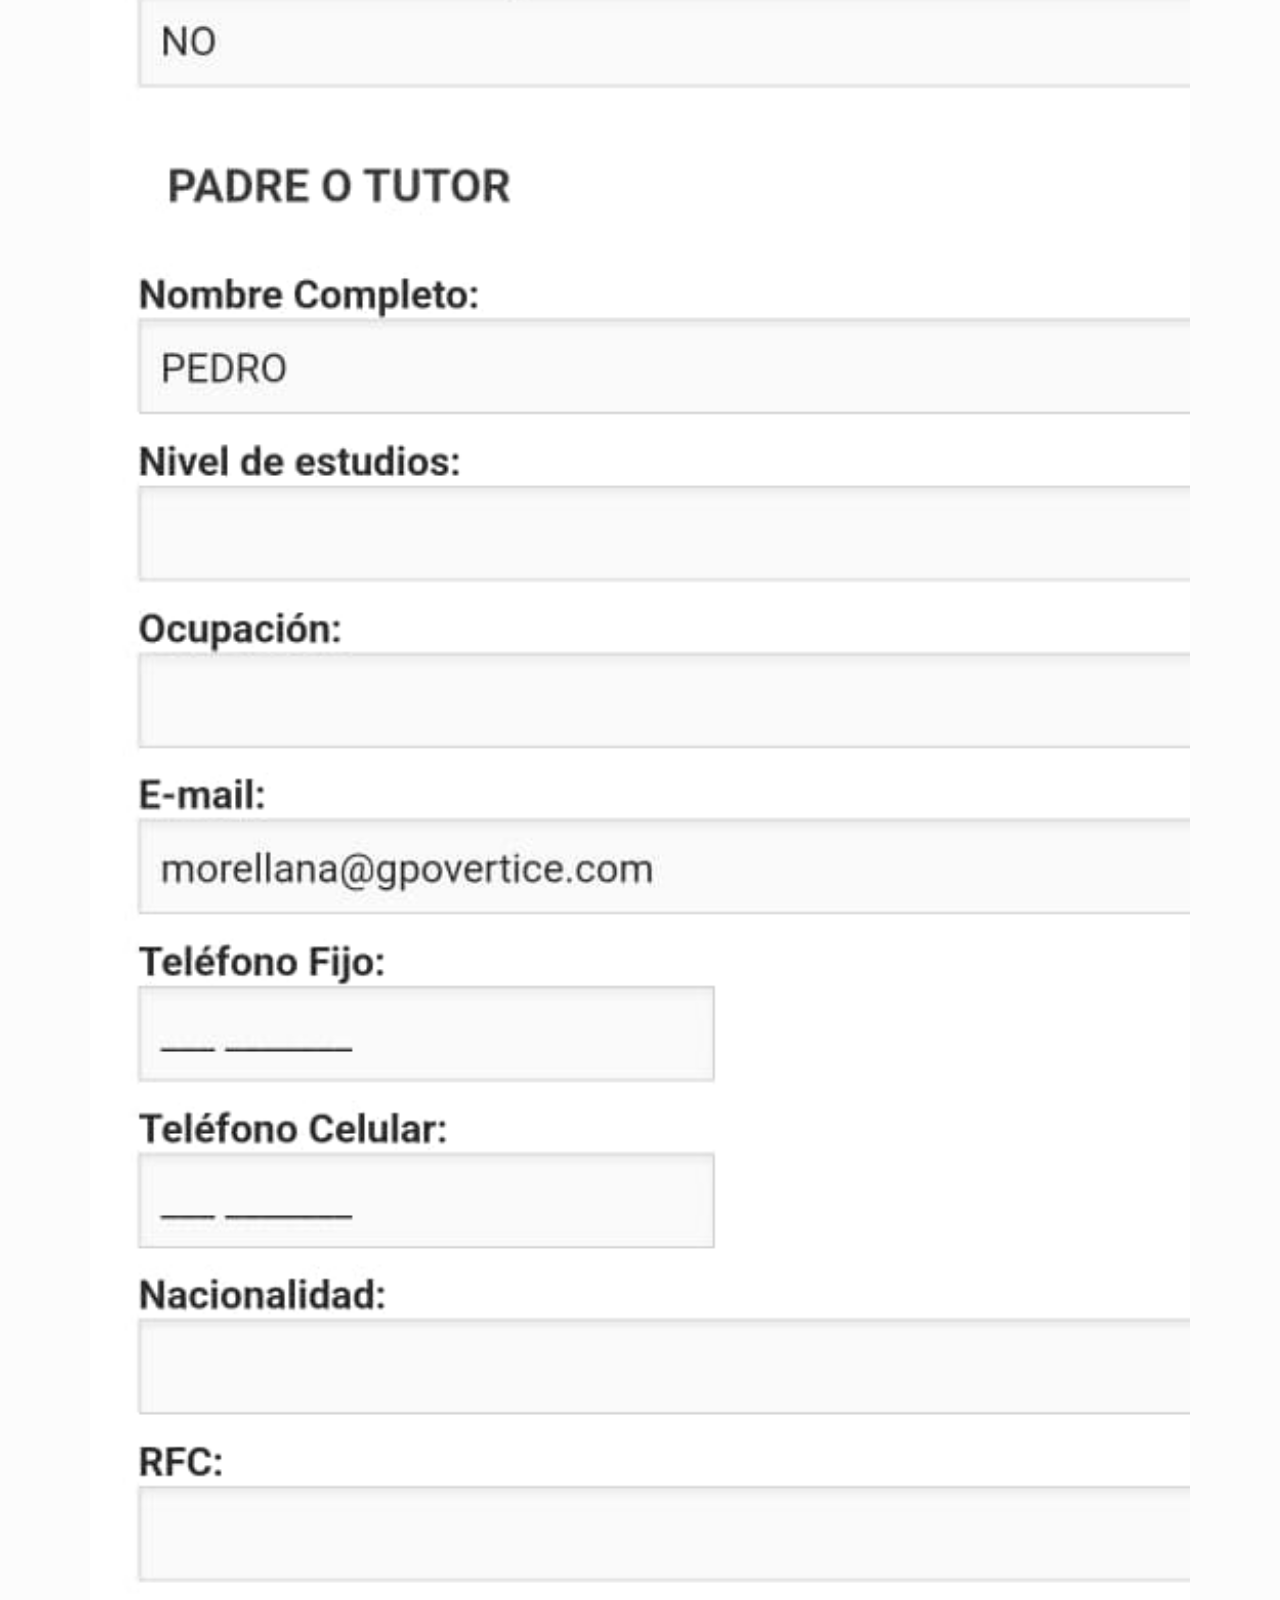
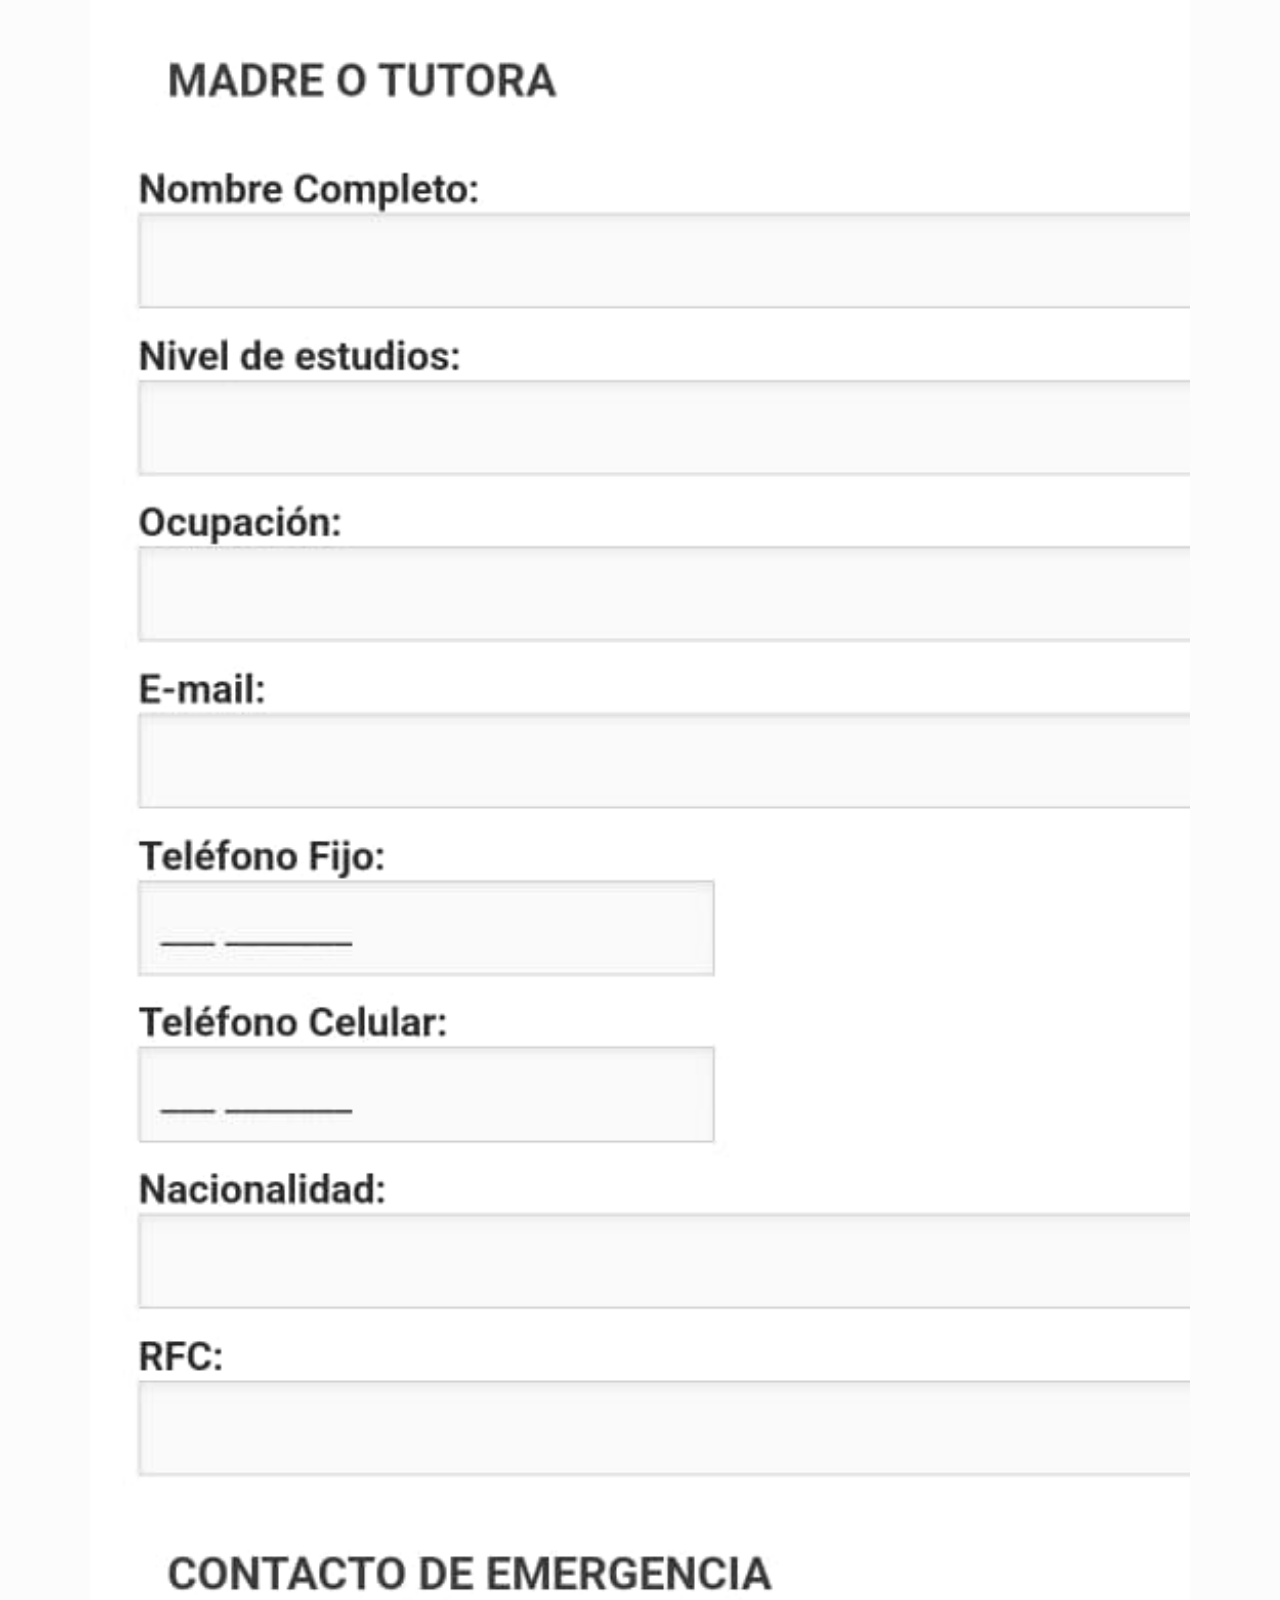
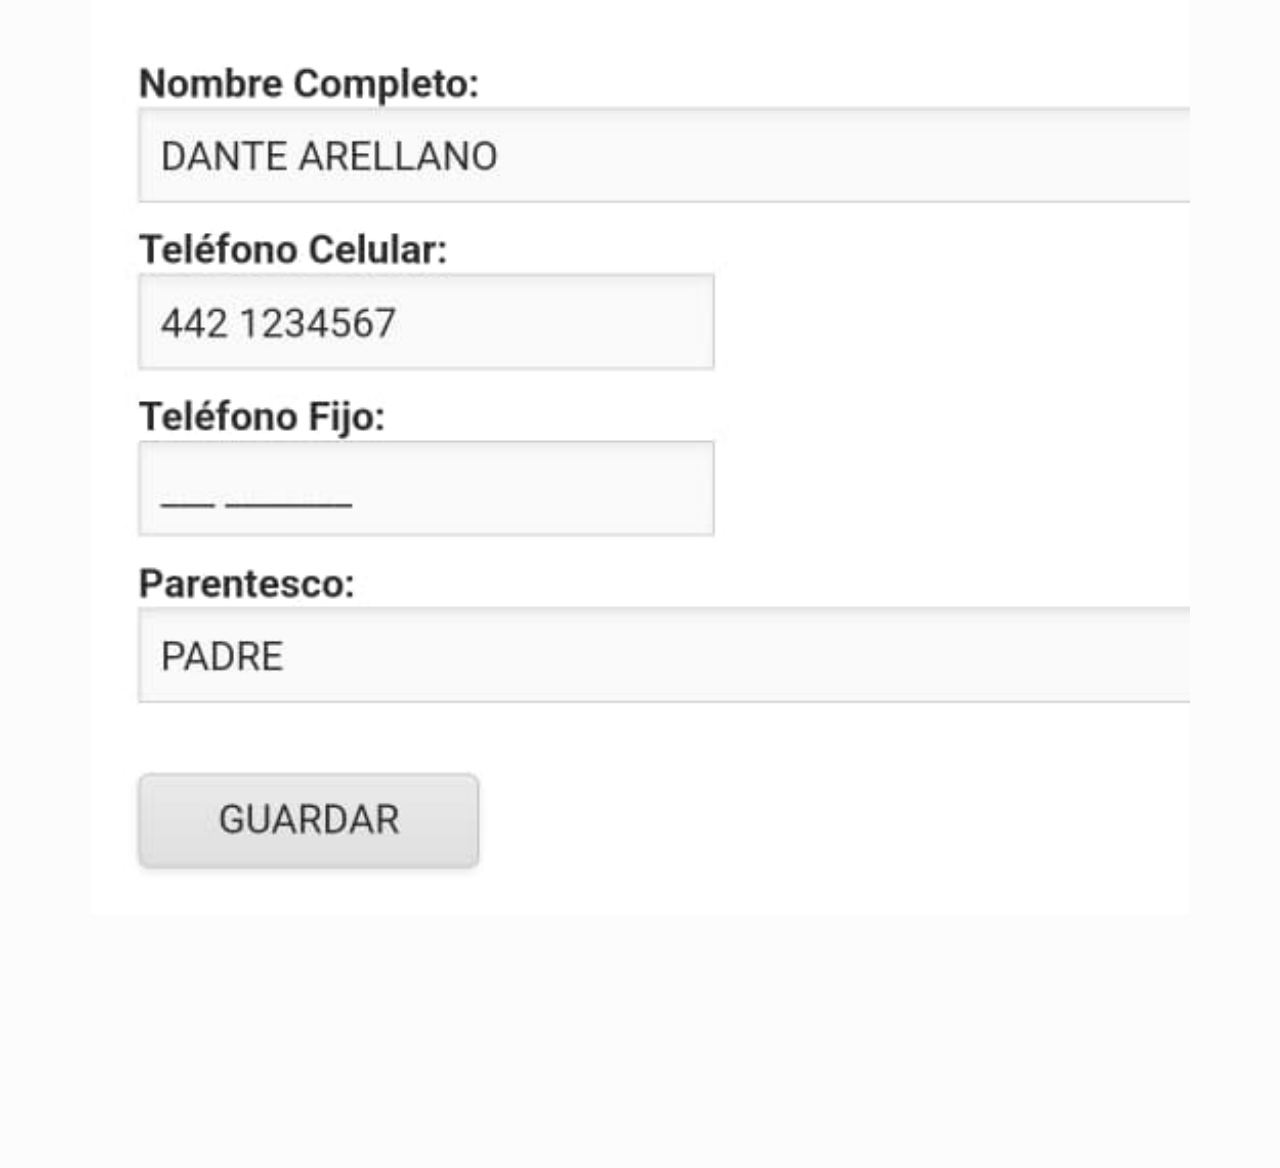
<file: editar.html>
<!DOCTYPE html>
<html lang="es">
   
<head>
    <meta charset="UTF-8">
    <meta name="author" content="Grupo Vértice-Marco Orellana">
    <meta name="description" content="Grado Escolar">
    <meta name="viewport" content="width=device-width, initial-scale=1.0">
     <title>Grado Escolar App</title>
     <link rel="stylesheet" href="main.css" type="text/css">
     <link rel="icon" href="images/logoiconweb.png" type="image/x-icon">
     <link rel="stylesheet" href="https://fonts.googleapis.com/css?family=Gabarito">
     
</head>

<body>

  <header class="header">

    <img class="logo" src="img/logo.png" alt="">

    <input class="side-menu" type="checkbox" id="side-menu"/>
    <label class="hamb" for="side-menu"><span class="hamb-line"></span></label>

    <nav class="nav">
        <ul class="menu">
          <br><br>
          <li><a href="index.html">Inicio</a></li>
          <li><a href="mensajes.html">Mensajes</a></li>
          <li><a href="alumnos.html">Alumnos</a></li>
          <li><a href="finanzas.html">Finanzas</a></li>
          <li><a href="circulares.html">Circulares</a></li>
          <li><a href="calendario.html">Calendario</a></li>
          <li><a href="configuracion.html">Configuración</a></li>
          <li><a href="colegio.html">Mi Colegio</a></li>
          <li><a href="#">Cerrar Sesión</a></li>
        </ul>
    </nav>
</header>

<div class="spacer"></div>

<div class="contenido">
    <div class="titulo"><a href="alumnos.html"><img class="back" src="img/regresar.svg" alt=""></a>
    <h2>Editar información</h2>
</div> <br>
<p>LUIS MARIO ARELLANO ROSAS</p> <br>
    
<img width="100%" src="img/editar.jpeg" alt="">

</div>

<footer>
    <a href="alumnos.html" class="menuact">
      <svg id="Capa_1" xmlns="http://www.w3.org/2000/svg" viewBox="0 0 100 100">
        <g>
          <path class="cls-1" d="M50,58.57c-15.47,0-28.05-12.58-28.05-28.05S34.53,2.46,50,2.46s28.05,12.58,28.05,28.05-12.58,28.05-28.05,28.05ZM50,8.92c-11.9,0-21.59,9.69-21.59,21.59s9.69,21.59,21.59,21.59,21.59-9.69,21.59-21.59-9.69-21.59-21.59-21.59Z"/>
          <path class="cls-1" d="M83.9,97.54h0c-1.81,0-3.27-1.46-3.27-3.27v-12.42c0-1.8-1.08-3.42-2.74-4.11l-13.96-5.83c-.76-.32-1.63-.19-2.27.34l-6.76,5.58c-2.84,2.35-6.96,2.35-9.8,0l-6.76-5.58c-.64-.53-1.51-.66-2.27-.34l-13.96,5.83c-1.66.69-2.74,2.31-2.74,4.11v12.42c0,1.81-1.46,3.27-3.27,3.27h0c-1.81,0-3.27-1.46-3.27-3.27v-12.42c0-4.45,2.65-8.43,6.76-10.14l13.96-5.83c3.01-1.26,6.44-.74,8.95,1.33l6.76,5.58c.43.35,1.05.35,1.48,0l6.76-5.58c2.51-2.08,5.94-2.59,8.95-1.33l13.96,5.83c4.11,1.71,6.76,5.69,6.76,10.14v12.42c0,1.81-1.46,3.27-3.27,3.27Z"/>
            </g>
      </svg>
     <p>Alummos</p>
    </a>
    <a href="circulares.html" class="menu">
      <svg id="Capa_1" xmlns="http://www.w3.org/2000/svg" viewBox="0 0 100 100">
        <path class="cls-1" d="M98.65,21.96c-1.04-3.96-4.4-6.4-8.76-6.4-20.75,0-41.5,0-62.25,0-5.99,0-11.98-.02-17.98,0-3.78.02-7.04,2.39-8.2,5.9-.17.51-.29,1.03-.43,1.55v53.96c.05.12.11.23.14.35,1.16,4.66,4.28,7.11,9.07,7.11,26.58,0,53.17,0,79.75,0,5.27,0,8.98-3.69,8.98-8.95,0-16.99,0-33.98-.01-50.97,0-.85-.09-1.73-.31-2.55h0ZM88.91,21.35c-.23.26-.39.47-.57.66-11.9,11.95-23.81,23.89-35.72,35.83-1.66,1.67-3.55,1.68-5.19.04-11.91-11.94-23.81-23.89-35.72-35.83-.19-.19-.37-.4-.65-.7h77.85ZM6.82,74.34V25.65c8.14,8.07,16.34,16.2,24.56,24.35-8.22,8.15-16.43,16.28-24.56,24.34h0ZM10.99,78.62c8.29-8.21,16.44-16.29,24.64-24.41,1.13,1.13,2.32,2.31,3.51,3.5,1.44,1.44,2.87,2.9,4.32,4.34,3.75,3.73,9.33,3.74,13.09,0,2.4-2.38,4.77-4.79,7.16-7.18.24-.24.5-.47.68-.65,8.19,8.12,16.34,16.2,24.62,24.41H10.99ZM93.16,74.39c-8.15-8.08-16.34-16.19-24.54-24.31,8.25-8.17,16.46-16.29,24.54-24.3v48.61Z"/>
      </svg>
      <p>Circulares</p></a>
      <a href="index.html" class="menu">
        <svg id="Capa_1" xmlns="http://www.w3.org/2000/svg" viewBox="0 0 100 100">
          <path d="M98.27,50.99c-2.08-4.54-4.16-9.1-6.25-13.64-.47-1.06-1.21-1.55-2.39-1.55-3.76.03-7.52,0-11.28,0-.25,0-.47,0-.75-.03v-5.1c-.03-.4.22-.44.5-.44.84,0,1.65.03,2.45,0,.93-.03,1.58-.47,1.96-1.34.34-.81.12-1.71-.53-2.36-.19-.19-.37-.34-.56-.5-9.85-8.33-19.7-16.66-29.55-24.98-.25-.22-1.34-1.06-2.61-1.06-1.4,0-2.24.81-2.64,1.12-9.94,8.39-19.86,16.78-29.8,25.2-.87.71-1.15,1.62-.81,2.52.31.9,1.12,1.4,2.27,1.4h2.64v5.56h-.78c-3.67,0-7.3.03-10.97,0-1.4-.03-2.21.53-2.77,1.77-1.99,4.44-4.04,8.82-6.06,13.24-.93,2.02,0,3.48,2.24,3.48h3.45v26.16c0,1.86.78,2.64,2.64,2.64h81.2c1.86,0,2.61-.75,2.61-2.64v-26.16h3.73c1.93-.03,2.86-1.55,2.05-3.29ZM20.93,78.77h-10.53v-24.42h10.53v24.42ZM20.93,49.94H5.45c.53-1.12,1.03-2.18,1.49-3.26.93-2.02,1.86-4.01,2.8-6.03.12-.34.25-.59.71-.59,3.36.03,6.71.03,10.07.03.12,0,.25.03.4.03v9.82ZM39.14,77.44v-11.93c0-.31.12-.59.31-.81l9.2-9.88c.19-.22.37-.25.5-.25s.34.03.53.25l9.17,9.88c.19.22.31.5.31.81v11.93c0,.56-.37,1.06-.81,1.06h-18.36c-.47,0-.84-.5-.84-1.06ZM73.32,28.84c.03,16.31.03,32.66.03,49v.93h-9.73c.12-.44.19-.87.19-1.34v-11.93c0-1.49-.56-2.89-1.55-3.98l-9.17-9.88c-2.08-2.24-5.78-2.24-7.86,0l-9.2,9.88c-.99,1.09-1.55,2.49-1.55,3.98v11.93c0,.47.06.93.19,1.37h-9.45v-.81c0-16.38,0-32.78.03-49.16,0-1.21-.16-2.21-1.49-2.8,8.55-7.21,17-14.36,25.51-21.57,8.48,7.18,16.97,14.32,25.51,21.57-1.27.59-1.46,1.58-1.46,2.8ZM88.17,78.77h-10.53v-24.45h10.53v24.45ZM77.64,49.94v-9.79c.19-.03.37-.06.59-.06h9.69c.47,0,.71.12.93.56,1.31,2.89,2.64,5.78,3.95,8.64.09.19.16.37.28.65h-15.44Z"/>
          <path d="M49.24,44.27c-8.09,0-14.64-6.59-14.62-14.7.02-8.09,6.6-14.6,14.73-14.59,8.02.02,14.61,6.61,14.59,14.6-.03,8.18-6.55,14.7-14.7,14.69ZM38.91,29.62c0,5.75,4.65,10.41,10.36,10.39,5.75-.01,10.39-4.64,10.38-10.36,0-5.76-4.65-10.39-10.43-10.4-5.65,0-10.32,4.69-10.31,10.37Z"/>
          <path d="M51.43,27.51c1.24,0,2.39,0,3.54,0,1.38,0,2.32.86,2.34,2.11.01,1.26-.91,2.14-2.29,2.15-1.88.01-3.76.01-5.64,0-1.38,0-2.23-.87-2.24-2.27,0-1.86,0-3.72,0-5.57,0-1.37.88-2.3,2.14-2.3,1.26,0,2.13.93,2.14,2.31.01,1.15,0,2.31,0,3.58Z"/>
          <path class="cls-1" d="M39.42,83.09c.19.06.37.06.56.06h18.36c.19,0,.37,0,.56-.06h-19.48Z"/>
       </svg>
        <p>Inicio</p>
      </a>
    <a href="finanzas.html" class="menu">
      <svg id="Capa_1" xmlns="http://www.w3.org/2000/svg" viewBox="0 0 100 100">
        <path class="cls-1" d="M50,92.37c-23.36,0-42.37-19.01-42.37-42.37S26.64,7.63,50,7.63s42.37,19.01,42.37,42.37-19.01,42.37-42.37,42.37ZM50,15.56c-18.99,0-34.44,15.45-34.44,34.44s15.45,34.44,34.44,34.44,34.44-15.45,34.44-34.44S68.99,15.56,50,15.56Z"/>
        <path class="cls-1" d="M56.69,38.41c-1.51-.84-3.05-1.46-4.63-1.83v9.8c7.71,1.99,11.13,4.95,11.07,10.46v.1c0,5.46-4.39,9.34-10.87,9.9v2.78c0,1.23-.99,2.22-2.22,2.22h0c-1.23,0-2.22-.99-2.22-2.22v-2.88c-3.5-.44-6.75-1.56-9.66-3.36-1.35-.84-1.71-2.66-.8-3.96l.03-.05c.87-1.26,2.6-1.57,3.86-.71,2.14,1.45,4.3,2.41,6.77,2.82v-10.05c-7.45-1.89-10.92-4.69-10.92-10.46v-.05c0-5.51,4.34-9.24,10.72-9.8v-.74c0-1.23.99-2.22,2.22-2.22h0c1.23,0,2.22.99,2.22,2.22v.84c2.67.33,5.02,1.13,7.2,2.34,1.37.76,1.81,2.52,1.01,3.86h0c-.78,1.31-2.46,1.73-3.79.99ZM43.13,40.56c0,2.14.97,3.52,4.9,4.75v-9.03c-3.27.36-4.95,2.04-4.9,4.24v.05ZM57.12,57.2c0-2.25-1.12-3.62-5.05-4.8v9.29c3.27-.36,5.05-1.94,5.05-4.39v-.1Z"/>
        </svg>
      <p>Finanzas</p>
    </a>
    <a href="mas.html" class="menu"> 
      <svg id="Capa_1" xmlns="http://www.w3.org/2000/svg" viewBox="0 0 100 100">
        <path class="cls-1" d="M86.59,31.91H13.41c-5.04,0-9.13-4.1-9.13-9.13v-6.01c0-5.04,4.1-9.13,9.13-9.13h73.19c5.04,0,9.13,4.1,9.13,9.13v6.01c0,5.04-4.1,9.13-9.13,9.13ZM13.41,13.17c-1.98,0-3.59,1.61-3.59,3.59v6.01c0,1.98,1.61,3.59,3.59,3.59h73.19c1.98,0,3.59-1.61,3.59-3.59v-6.01c0-1.98-1.61-3.59-3.59-3.59H13.41Z"/>
        <path class="cls-1" d="M86.59,92.37H13.41c-5.04,0-9.13-4.1-9.13-9.13v-6.01c0-5.04,4.1-9.13,9.13-9.13h73.19c5.04,0,9.13,4.1,9.13,9.13v6.01c0,5.04-4.1,9.13-9.13,9.13ZM13.41,73.63c-1.98,0-3.59,1.61-3.59,3.59v6.01c0,1.98,1.61,3.59,3.59,3.59h73.19c1.98,0,3.59-1.61,3.59-3.59v-6.01c0-1.98-1.61-3.59-3.59-3.59H13.41Z"/>
        <path class="cls-1" d="M86.59,62.14H13.41c-5.04,0-9.13-4.1-9.13-9.13v-6.01c0-5.04,4.1-9.13,9.13-9.13h73.19c5.04,0,9.13,4.1,9.13,9.13v6.01c0,5.04-4.1,9.13-9.13,9.13ZM13.41,43.4c-1.98,0-3.59,1.61-3.59,3.59v6.01c0,1.98,1.61,3.59,3.59,3.59h73.19c1.98,0,3.59-1.61,3.59-3.59v-6.01c0-1.98-1.61-3.59-3.59-3.59H13.41Z"/>
        </svg>
      <p>Más</p>
    </a>
    </footer>
    </body>
</file>
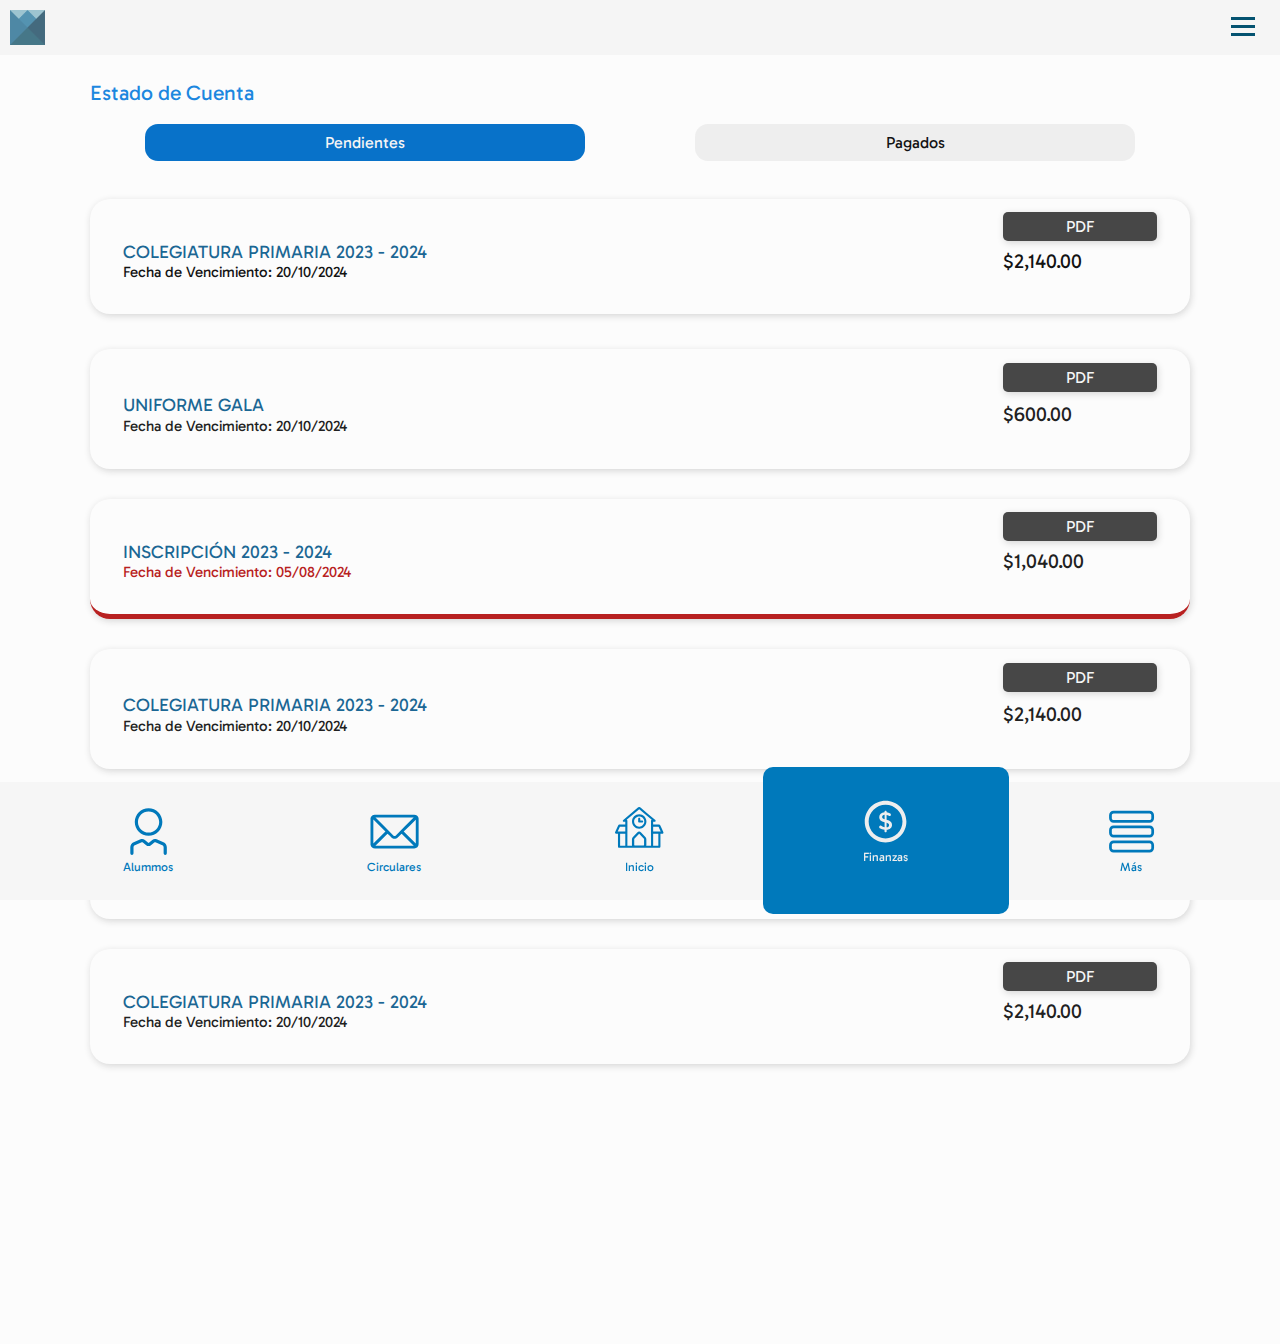
<file: finanzas.html>
<!DOCTYPE html>
<html lang="es">
   
<head>
    <meta charset="UTF-8">
    <meta name="author" content="Grupo Vértice-Marco Orellana">
    <meta name="description" content="Grado Escolar">
    <meta name="viewport" content="width=device-width, initial-scale=1.0">
     <title>Grado Escolar App</title>
     <link rel="stylesheet" href="main.css" type="text/css">
     <link rel="icon" href="images/logoiconweb.png" type="image/x-icon">
     <link rel="stylesheet" href="https://fonts.googleapis.com/css?family=Gabarito">
     
</head>

<body>

  <header class="header">

    <img class="logo" src="img/logo.png" alt="">

    <input class="side-menu" type="checkbox" id="side-menu"/>
    <label class="hamb" for="side-menu"><span class="hamb-line"></span></label>

    <nav class="nav">
        <ul class="menu">
          <br><br>
          <li><a href="index.html">Inicio</a></li>
          <li><a href="mensajes.html">Mensajes</a></li>
          <li><a href="alumnos.html">Alumnos</a></li>
          <li><a href="finanzas.html">Finanzas</a></li>
          <li><a href="circulares.html">Circulares</a></li>
          <li><a href="calendario.html">Calendario</a></li>
          <li><a href="configuracion.html">Configuración</a></li>
          <li><a href="colegio.html">Mi Colegio</a></li>
          <li><a href="#">Cerrar Sesión</a></li>
        </ul>
    </nav>
</header>

<div class="spacer"></div>

<div class="contenido">
    <h2>Estado de Cuenta</h2> <br>

    <div class="cta">
        <a href="finanzas.html"><div class="active">Pendientes</div></a>
        <a href="finanzasp.html"><div class="unactive">Pagados</div></a>
    </div>
    <br><br>

    <div class="cuentas">
        
        <a href="https://www.netpay.mx">
        <div class="cxc">
            <div class="concepto"> COLEGIATURA PRIMARIA 2023 - 2024</div>
            <div class="fecha">Fecha de Vencimiento: 20/10/2024</div>
            <div class="monto">$2,140.00</div>
            <div class="pdf">PDF</div>
          </div>
        </a>

          <div class="cxc">
            <div class="concepto">UNIFORME GALA</div>
            <div class="fecha">Fecha de Vencimiento: 20/10/2024</div>
            <div class="monto">$600.00</div>
            <div class="pdf">PDF</div>
          </div>

          <div class="cxcr">
            <div class="concepto"> INSCRIPCIÓN 2023 - 2024</div>
            <div class="fechar">Fecha de Vencimiento: 05/08/2024</div>
            <div class="monto">$1,040.00</div>
            <div class="pdf">PDF</div>
          </div>

          <div class="cxc">
            <div class="concepto"> COLEGIATURA PRIMARIA 2023 - 2024</div>
            <div class="fecha">Fecha de Vencimiento: 20/10/2024</div>
            <div class="monto">$2,140.00</div>
            <div class="pdf">PDF</div>
          </div>

          <div class="cxc">
            <div class="concepto"> COLEGIATURA PRIMARIA 2023 - 2024</div>
            <div class="fecha">Fecha de Vencimiento: 20/10/2024</div>
            <div class="monto">$2,140.00</div>
            <div class="pdf">PDF</div>
          </div>

          <div class="cxc">
            <div class="concepto"> COLEGIATURA PRIMARIA 2023 - 2024</div>
            <div class="fecha">Fecha de Vencimiento: 20/10/2024</div>
            <div class="monto">$2,140.00</div>
            <div class="pdf">PDF</div>
          </div>
    </div>

</div>

<footer>
  <a href="alumnos.html" class="menu">
    <svg id="Capa_1" xmlns="http://www.w3.org/2000/svg" viewBox="0 0 100 100">
      <g>
        <path class="cls-1" d="M50,58.57c-15.47,0-28.05-12.58-28.05-28.05S34.53,2.46,50,2.46s28.05,12.58,28.05,28.05-12.58,28.05-28.05,28.05ZM50,8.92c-11.9,0-21.59,9.69-21.59,21.59s9.69,21.59,21.59,21.59,21.59-9.69,21.59-21.59-9.69-21.59-21.59-21.59Z"/>
        <path class="cls-1" d="M83.9,97.54h0c-1.81,0-3.27-1.46-3.27-3.27v-12.42c0-1.8-1.08-3.42-2.74-4.11l-13.96-5.83c-.76-.32-1.63-.19-2.27.34l-6.76,5.58c-2.84,2.35-6.96,2.35-9.8,0l-6.76-5.58c-.64-.53-1.51-.66-2.27-.34l-13.96,5.83c-1.66.69-2.74,2.31-2.74,4.11v12.42c0,1.81-1.46,3.27-3.27,3.27h0c-1.81,0-3.27-1.46-3.27-3.27v-12.42c0-4.45,2.65-8.43,6.76-10.14l13.96-5.83c3.01-1.26,6.44-.74,8.95,1.33l6.76,5.58c.43.35,1.05.35,1.48,0l6.76-5.58c2.51-2.08,5.94-2.59,8.95-1.33l13.96,5.83c4.11,1.71,6.76,5.69,6.76,10.14v12.42c0,1.81-1.46,3.27-3.27,3.27Z"/>
          </g>
    </svg>
   <p>Alummos</p>
  </a>
  <a href="circulares.html" class="menu">
    <svg id="Capa_1" xmlns="http://www.w3.org/2000/svg" viewBox="0 0 100 100">
      <path class="cls-1" d="M98.65,21.96c-1.04-3.96-4.4-6.4-8.76-6.4-20.75,0-41.5,0-62.25,0-5.99,0-11.98-.02-17.98,0-3.78.02-7.04,2.39-8.2,5.9-.17.51-.29,1.03-.43,1.55v53.96c.05.12.11.23.14.35,1.16,4.66,4.28,7.11,9.07,7.11,26.58,0,53.17,0,79.75,0,5.27,0,8.98-3.69,8.98-8.95,0-16.99,0-33.98-.01-50.97,0-.85-.09-1.73-.31-2.55h0ZM88.91,21.35c-.23.26-.39.47-.57.66-11.9,11.95-23.81,23.89-35.72,35.83-1.66,1.67-3.55,1.68-5.19.04-11.91-11.94-23.81-23.89-35.72-35.83-.19-.19-.37-.4-.65-.7h77.85ZM6.82,74.34V25.65c8.14,8.07,16.34,16.2,24.56,24.35-8.22,8.15-16.43,16.28-24.56,24.34h0ZM10.99,78.62c8.29-8.21,16.44-16.29,24.64-24.41,1.13,1.13,2.32,2.31,3.51,3.5,1.44,1.44,2.87,2.9,4.32,4.34,3.75,3.73,9.33,3.74,13.09,0,2.4-2.38,4.77-4.79,7.16-7.18.24-.24.5-.47.68-.65,8.19,8.12,16.34,16.2,24.62,24.41H10.99ZM93.16,74.39c-8.15-8.08-16.34-16.19-24.54-24.31,8.25-8.17,16.46-16.29,24.54-24.3v48.61Z"/>
    </svg>
    <p>Circulares</p></a>
    <a href="index.html" class="menu">
      <svg id="Capa_1" xmlns="http://www.w3.org/2000/svg" viewBox="0 0 100 100">
        <path d="M98.27,50.99c-2.08-4.54-4.16-9.1-6.25-13.64-.47-1.06-1.21-1.55-2.39-1.55-3.76.03-7.52,0-11.28,0-.25,0-.47,0-.75-.03v-5.1c-.03-.4.22-.44.5-.44.84,0,1.65.03,2.45,0,.93-.03,1.58-.47,1.96-1.34.34-.81.12-1.71-.53-2.36-.19-.19-.37-.34-.56-.5-9.85-8.33-19.7-16.66-29.55-24.98-.25-.22-1.34-1.06-2.61-1.06-1.4,0-2.24.81-2.64,1.12-9.94,8.39-19.86,16.78-29.8,25.2-.87.71-1.15,1.62-.81,2.52.31.9,1.12,1.4,2.27,1.4h2.64v5.56h-.78c-3.67,0-7.3.03-10.97,0-1.4-.03-2.21.53-2.77,1.77-1.99,4.44-4.04,8.82-6.06,13.24-.93,2.02,0,3.48,2.24,3.48h3.45v26.16c0,1.86.78,2.64,2.64,2.64h81.2c1.86,0,2.61-.75,2.61-2.64v-26.16h3.73c1.93-.03,2.86-1.55,2.05-3.29ZM20.93,78.77h-10.53v-24.42h10.53v24.42ZM20.93,49.94H5.45c.53-1.12,1.03-2.18,1.49-3.26.93-2.02,1.86-4.01,2.8-6.03.12-.34.25-.59.71-.59,3.36.03,6.71.03,10.07.03.12,0,.25.03.4.03v9.82ZM39.14,77.44v-11.93c0-.31.12-.59.31-.81l9.2-9.88c.19-.22.37-.25.5-.25s.34.03.53.25l9.17,9.88c.19.22.31.5.31.81v11.93c0,.56-.37,1.06-.81,1.06h-18.36c-.47,0-.84-.5-.84-1.06ZM73.32,28.84c.03,16.31.03,32.66.03,49v.93h-9.73c.12-.44.19-.87.19-1.34v-11.93c0-1.49-.56-2.89-1.55-3.98l-9.17-9.88c-2.08-2.24-5.78-2.24-7.86,0l-9.2,9.88c-.99,1.09-1.55,2.49-1.55,3.98v11.93c0,.47.06.93.19,1.37h-9.45v-.81c0-16.38,0-32.78.03-49.16,0-1.21-.16-2.21-1.49-2.8,8.55-7.21,17-14.36,25.51-21.57,8.48,7.18,16.97,14.32,25.51,21.57-1.27.59-1.46,1.58-1.46,2.8ZM88.17,78.77h-10.53v-24.45h10.53v24.45ZM77.64,49.94v-9.79c.19-.03.37-.06.59-.06h9.69c.47,0,.71.12.93.56,1.31,2.89,2.64,5.78,3.95,8.64.09.19.16.37.28.65h-15.44Z"/>
        <path d="M49.24,44.27c-8.09,0-14.64-6.59-14.62-14.7.02-8.09,6.6-14.6,14.73-14.59,8.02.02,14.61,6.61,14.59,14.6-.03,8.18-6.55,14.7-14.7,14.69ZM38.91,29.62c0,5.75,4.65,10.41,10.36,10.39,5.75-.01,10.39-4.64,10.38-10.36,0-5.76-4.65-10.39-10.43-10.4-5.65,0-10.32,4.69-10.31,10.37Z"/>
        <path d="M51.43,27.51c1.24,0,2.39,0,3.54,0,1.38,0,2.32.86,2.34,2.11.01,1.26-.91,2.14-2.29,2.15-1.88.01-3.76.01-5.64,0-1.38,0-2.23-.87-2.24-2.27,0-1.86,0-3.72,0-5.57,0-1.37.88-2.3,2.14-2.3,1.26,0,2.13.93,2.14,2.31.01,1.15,0,2.31,0,3.58Z"/>
        <path class="cls-1" d="M39.42,83.09c.19.06.37.06.56.06h18.36c.19,0,.37,0,.56-.06h-19.48Z"/>
     </svg>
      <p>Inicio</p>
    </a>
  <a href="finanzas.html" class="menuact">
    <svg id="Capa_1" xmlns="http://www.w3.org/2000/svg" viewBox="0 0 100 100">
      <path class="cls-1" d="M50,92.37c-23.36,0-42.37-19.01-42.37-42.37S26.64,7.63,50,7.63s42.37,19.01,42.37,42.37-19.01,42.37-42.37,42.37ZM50,15.56c-18.99,0-34.44,15.45-34.44,34.44s15.45,34.44,34.44,34.44,34.44-15.45,34.44-34.44S68.99,15.56,50,15.56Z"/>
      <path class="cls-1" d="M56.69,38.41c-1.51-.84-3.05-1.46-4.63-1.83v9.8c7.71,1.99,11.13,4.95,11.07,10.46v.1c0,5.46-4.39,9.34-10.87,9.9v2.78c0,1.23-.99,2.22-2.22,2.22h0c-1.23,0-2.22-.99-2.22-2.22v-2.88c-3.5-.44-6.75-1.56-9.66-3.36-1.35-.84-1.71-2.66-.8-3.96l.03-.05c.87-1.26,2.6-1.57,3.86-.71,2.14,1.45,4.3,2.41,6.77,2.82v-10.05c-7.45-1.89-10.92-4.69-10.92-10.46v-.05c0-5.51,4.34-9.24,10.72-9.8v-.74c0-1.23.99-2.22,2.22-2.22h0c1.23,0,2.22.99,2.22,2.22v.84c2.67.33,5.02,1.13,7.2,2.34,1.37.76,1.81,2.52,1.01,3.86h0c-.78,1.31-2.46,1.73-3.79.99ZM43.13,40.56c0,2.14.97,3.52,4.9,4.75v-9.03c-3.27.36-4.95,2.04-4.9,4.24v.05ZM57.12,57.2c0-2.25-1.12-3.62-5.05-4.8v9.29c3.27-.36,5.05-1.94,5.05-4.39v-.1Z"/>
      </svg>
    <p>Finanzas</p>
  </a>
  <a href="mas.html" class="menu"> 
    <svg id="Capa_1" xmlns="http://www.w3.org/2000/svg" viewBox="0 0 100 100">
      <path class="cls-1" d="M86.59,31.91H13.41c-5.04,0-9.13-4.1-9.13-9.13v-6.01c0-5.04,4.1-9.13,9.13-9.13h73.19c5.04,0,9.13,4.1,9.13,9.13v6.01c0,5.04-4.1,9.13-9.13,9.13ZM13.41,13.17c-1.98,0-3.59,1.61-3.59,3.59v6.01c0,1.98,1.61,3.59,3.59,3.59h73.19c1.98,0,3.59-1.61,3.59-3.59v-6.01c0-1.98-1.61-3.59-3.59-3.59H13.41Z"/>
      <path class="cls-1" d="M86.59,92.37H13.41c-5.04,0-9.13-4.1-9.13-9.13v-6.01c0-5.04,4.1-9.13,9.13-9.13h73.19c5.04,0,9.13,4.1,9.13,9.13v6.01c0,5.04-4.1,9.13-9.13,9.13ZM13.41,73.63c-1.98,0-3.59,1.61-3.59,3.59v6.01c0,1.98,1.61,3.59,3.59,3.59h73.19c1.98,0,3.59-1.61,3.59-3.59v-6.01c0-1.98-1.61-3.59-3.59-3.59H13.41Z"/>
      <path class="cls-1" d="M86.59,62.14H13.41c-5.04,0-9.13-4.1-9.13-9.13v-6.01c0-5.04,4.1-9.13,9.13-9.13h73.19c5.04,0,9.13,4.1,9.13,9.13v6.01c0,5.04-4.1,9.13-9.13,9.13ZM13.41,43.4c-1.98,0-3.59,1.61-3.59,3.59v6.01c0,1.98,1.61,3.59,3.59,3.59h73.19c1.98,0,3.59-1.61,3.59-3.59v-6.01c0-1.98-1.61-3.59-3.59-3.59H13.41Z"/>
      </svg>
    <p>Más</p>
  </a>
  </footer>
  
  </body>
</file>
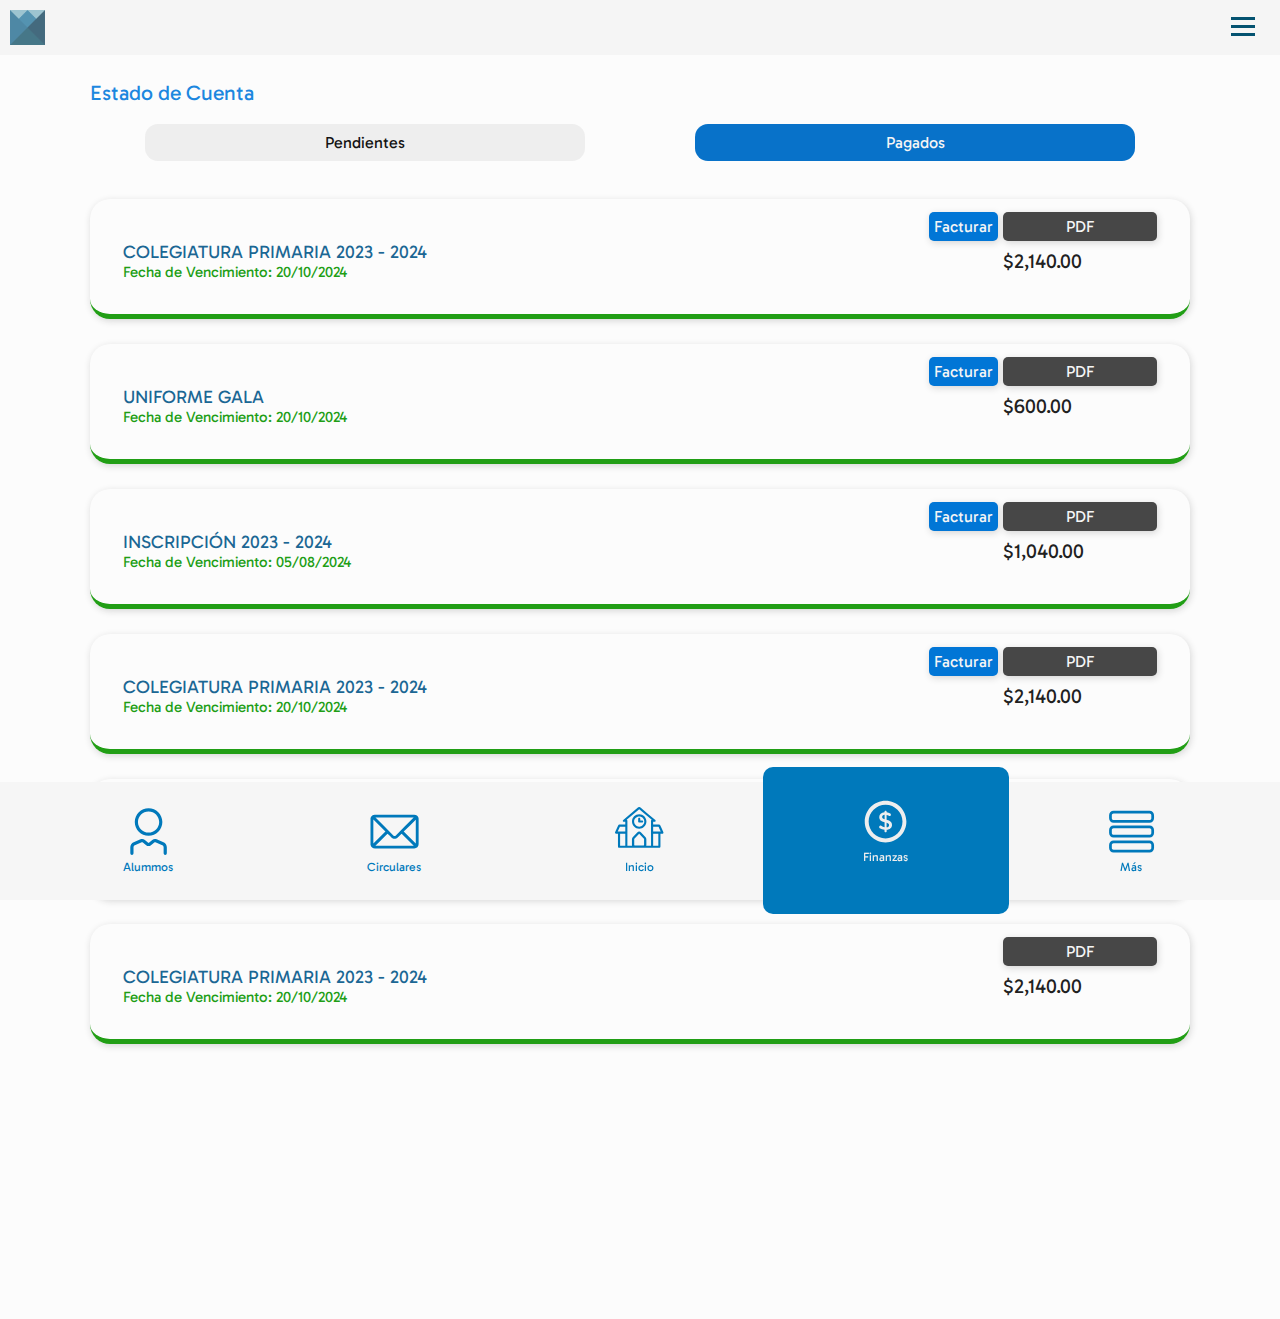
<file: finanzasp.html>
<!DOCTYPE html>
<html lang="es">
   
<head>
    <meta charset="UTF-8">
    <meta name="author" content="Grupo Vértice-Marco Orellana">
    <meta name="description" content="Grado Escolar">
    <meta name="viewport" content="width=device-width, initial-scale=1.0">
     <title>Grado Escolar App</title>
     <link rel="stylesheet" href="main.css" type="text/css">
     <link rel="icon" href="images/logoiconweb.png" type="image/x-icon">
     <link rel="stylesheet" href="https://fonts.googleapis.com/css?family=Gabarito">
     
</head>

<body>

  <header class="header">

    <img class="logo" src="img/logo.png" alt="">

    <input class="side-menu" type="checkbox" id="side-menu"/>
    <label class="hamb" for="side-menu"><span class="hamb-line"></span></label>

    <nav class="nav">
        <ul class="menu">
          <br><br>
          <li><a href="index.html">Inicio</a></li>
          <li><a href="mensajes.html">Mensajes</a></li>
          <li><a href="alumnos.html">Alumnos</a></li>
          <li><a href="finanzas.html">Finanzas</a></li>
          <li><a href="circulares.html">Circulares</a></li>
          <li><a href="calendario.html">Calendario</a></li>
          <li><a href="configuracion.html">Configuración</a></li>
          <li><a href="colegio.html">Mi Colegio</a></li>
          <li><a href="#">Cerrar Sesión</a></li>
        </ul>
    </nav>
</header>

<div class="spacer"></div>

<div class="contenido">
    <h2>Estado de Cuenta</h2> <br>

    <div class="cta">
        <a href="finanzas.html"><div class="unactive">Pendientes</div></a>
        <a href="finanzasp.html"><div class="active">Pagados</div></a>
    </div>
    <br><br>

    <div class="cuentas">

        <div class="cxcv">
          <div class="fac">Facturar</div>
            <div class="concepto"> COLEGIATURA PRIMARIA 2023 - 2024</div>
            <div class="fechav">Fecha de Vencimiento: 20/10/2024</div>
            <div class="monto">$2,140.00</div>
            <div class="pdf">PDF</div>
          </div>

          <div class="cxcv">
            <div class="fac">Facturar</div>
            <div class="concepto">UNIFORME GALA</div>
            <div class="fechav">Fecha de Vencimiento: 20/10/2024</div>
            <div class="monto">$600.00</div>
            <div class="pdf">PDF</div>
          </div>

          <div class="cxcv">
            <div class="fac">Facturar</div>
            <div class="concepto"> INSCRIPCIÓN 2023 - 2024</div>
            <div class="fechav">Fecha de Vencimiento: 05/08/2024</div>
            <div class="monto">$1,040.00</div>
            <div class="pdf">PDF</div>
          </div>

          <div class="cxcv">
            <div class="fac">Facturar</div>
            <div class="concepto"> COLEGIATURA PRIMARIA 2023 - 2024</div>
            <div class="fechav">Fecha de Vencimiento: 20/10/2024</div>
            <div class="monto">$2,140.00</div>
            <div class="pdf">PDF</div>
          </div>

          <div class="cxcv">
            <div class="fac">Facturar</div>
            <div class="concepto"> COLEGIATURA PRIMARIA 2023 - 2024</div>
            <div class="fechav">Fecha de Vencimiento: 20/10/2024</div>
            <div class="monto">$2,140.00</div>
            <div class="pdf">PDF</div>
          </div>

          <div class="cxcv">
            <div class="concepto"> COLEGIATURA PRIMARIA 2023 - 2024</div>
            <div class="fechav">Fecha de Vencimiento: 20/10/2024</div>
            <div class="monto">$2,140.00</div>
            <div class="pdf">PDF</div>
          </div>
    </div>

</div>

<footer>
  <a href="alumnos.html" class="menu">
    <svg id="Capa_1" xmlns="http://www.w3.org/2000/svg" viewBox="0 0 100 100">
      <g>
        <path class="cls-1" d="M50,58.57c-15.47,0-28.05-12.58-28.05-28.05S34.53,2.46,50,2.46s28.05,12.58,28.05,28.05-12.58,28.05-28.05,28.05ZM50,8.92c-11.9,0-21.59,9.69-21.59,21.59s9.69,21.59,21.59,21.59,21.59-9.69,21.59-21.59-9.69-21.59-21.59-21.59Z"/>
        <path class="cls-1" d="M83.9,97.54h0c-1.81,0-3.27-1.46-3.27-3.27v-12.42c0-1.8-1.08-3.42-2.74-4.11l-13.96-5.83c-.76-.32-1.63-.19-2.27.34l-6.76,5.58c-2.84,2.35-6.96,2.35-9.8,0l-6.76-5.58c-.64-.53-1.51-.66-2.27-.34l-13.96,5.83c-1.66.69-2.74,2.31-2.74,4.11v12.42c0,1.81-1.46,3.27-3.27,3.27h0c-1.81,0-3.27-1.46-3.27-3.27v-12.42c0-4.45,2.65-8.43,6.76-10.14l13.96-5.83c3.01-1.26,6.44-.74,8.95,1.33l6.76,5.58c.43.35,1.05.35,1.48,0l6.76-5.58c2.51-2.08,5.94-2.59,8.95-1.33l13.96,5.83c4.11,1.71,6.76,5.69,6.76,10.14v12.42c0,1.81-1.46,3.27-3.27,3.27Z"/>
          </g>
    </svg>
   <p>Alummos</p>
  </a>
  <a href="circulares.html" class="menu">
    <svg id="Capa_1" xmlns="http://www.w3.org/2000/svg" viewBox="0 0 100 100">
      <path class="cls-1" d="M98.65,21.96c-1.04-3.96-4.4-6.4-8.76-6.4-20.75,0-41.5,0-62.25,0-5.99,0-11.98-.02-17.98,0-3.78.02-7.04,2.39-8.2,5.9-.17.51-.29,1.03-.43,1.55v53.96c.05.12.11.23.14.35,1.16,4.66,4.28,7.11,9.07,7.11,26.58,0,53.17,0,79.75,0,5.27,0,8.98-3.69,8.98-8.95,0-16.99,0-33.98-.01-50.97,0-.85-.09-1.73-.31-2.55h0ZM88.91,21.35c-.23.26-.39.47-.57.66-11.9,11.95-23.81,23.89-35.72,35.83-1.66,1.67-3.55,1.68-5.19.04-11.91-11.94-23.81-23.89-35.72-35.83-.19-.19-.37-.4-.65-.7h77.85ZM6.82,74.34V25.65c8.14,8.07,16.34,16.2,24.56,24.35-8.22,8.15-16.43,16.28-24.56,24.34h0ZM10.99,78.62c8.29-8.21,16.44-16.29,24.64-24.41,1.13,1.13,2.32,2.31,3.51,3.5,1.44,1.44,2.87,2.9,4.32,4.34,3.75,3.73,9.33,3.74,13.09,0,2.4-2.38,4.77-4.79,7.16-7.18.24-.24.5-.47.68-.65,8.19,8.12,16.34,16.2,24.62,24.41H10.99ZM93.16,74.39c-8.15-8.08-16.34-16.19-24.54-24.31,8.25-8.17,16.46-16.29,24.54-24.3v48.61Z"/>
    </svg>
    <p>Circulares</p></a>
    <a href="index.html" class="menu">
      <svg id="Capa_1" xmlns="http://www.w3.org/2000/svg" viewBox="0 0 100 100">
        <path d="M98.27,50.99c-2.08-4.54-4.16-9.1-6.25-13.64-.47-1.06-1.21-1.55-2.39-1.55-3.76.03-7.52,0-11.28,0-.25,0-.47,0-.75-.03v-5.1c-.03-.4.22-.44.5-.44.84,0,1.65.03,2.45,0,.93-.03,1.58-.47,1.96-1.34.34-.81.12-1.71-.53-2.36-.19-.19-.37-.34-.56-.5-9.85-8.33-19.7-16.66-29.55-24.98-.25-.22-1.34-1.06-2.61-1.06-1.4,0-2.24.81-2.64,1.12-9.94,8.39-19.86,16.78-29.8,25.2-.87.71-1.15,1.62-.81,2.52.31.9,1.12,1.4,2.27,1.4h2.64v5.56h-.78c-3.67,0-7.3.03-10.97,0-1.4-.03-2.21.53-2.77,1.77-1.99,4.44-4.04,8.82-6.06,13.24-.93,2.02,0,3.48,2.24,3.48h3.45v26.16c0,1.86.78,2.64,2.64,2.64h81.2c1.86,0,2.61-.75,2.61-2.64v-26.16h3.73c1.93-.03,2.86-1.55,2.05-3.29ZM20.93,78.77h-10.53v-24.42h10.53v24.42ZM20.93,49.94H5.45c.53-1.12,1.03-2.18,1.49-3.26.93-2.02,1.86-4.01,2.8-6.03.12-.34.25-.59.71-.59,3.36.03,6.71.03,10.07.03.12,0,.25.03.4.03v9.82ZM39.14,77.44v-11.93c0-.31.12-.59.31-.81l9.2-9.88c.19-.22.37-.25.5-.25s.34.03.53.25l9.17,9.88c.19.22.31.5.31.81v11.93c0,.56-.37,1.06-.81,1.06h-18.36c-.47,0-.84-.5-.84-1.06ZM73.32,28.84c.03,16.31.03,32.66.03,49v.93h-9.73c.12-.44.19-.87.19-1.34v-11.93c0-1.49-.56-2.89-1.55-3.98l-9.17-9.88c-2.08-2.24-5.78-2.24-7.86,0l-9.2,9.88c-.99,1.09-1.55,2.49-1.55,3.98v11.93c0,.47.06.93.19,1.37h-9.45v-.81c0-16.38,0-32.78.03-49.16,0-1.21-.16-2.21-1.49-2.8,8.55-7.21,17-14.36,25.51-21.57,8.48,7.18,16.97,14.32,25.51,21.57-1.27.59-1.46,1.58-1.46,2.8ZM88.17,78.77h-10.53v-24.45h10.53v24.45ZM77.64,49.94v-9.79c.19-.03.37-.06.59-.06h9.69c.47,0,.71.12.93.56,1.31,2.89,2.64,5.78,3.95,8.64.09.19.16.37.28.65h-15.44Z"/>
        <path d="M49.24,44.27c-8.09,0-14.64-6.59-14.62-14.7.02-8.09,6.6-14.6,14.73-14.59,8.02.02,14.61,6.61,14.59,14.6-.03,8.18-6.55,14.7-14.7,14.69ZM38.91,29.62c0,5.75,4.65,10.41,10.36,10.39,5.75-.01,10.39-4.64,10.38-10.36,0-5.76-4.65-10.39-10.43-10.4-5.65,0-10.32,4.69-10.31,10.37Z"/>
        <path d="M51.43,27.51c1.24,0,2.39,0,3.54,0,1.38,0,2.32.86,2.34,2.11.01,1.26-.91,2.14-2.29,2.15-1.88.01-3.76.01-5.64,0-1.38,0-2.23-.87-2.24-2.27,0-1.86,0-3.72,0-5.57,0-1.37.88-2.3,2.14-2.3,1.26,0,2.13.93,2.14,2.31.01,1.15,0,2.31,0,3.58Z"/>
        <path class="cls-1" d="M39.42,83.09c.19.06.37.06.56.06h18.36c.19,0,.37,0,.56-.06h-19.48Z"/>
     </svg>
      <p>Inicio</p>
    </a>
  <a href="finanzas.html" class="menuact">
    <svg id="Capa_1" xmlns="http://www.w3.org/2000/svg" viewBox="0 0 100 100">
      <path class="cls-1" d="M50,92.37c-23.36,0-42.37-19.01-42.37-42.37S26.64,7.63,50,7.63s42.37,19.01,42.37,42.37-19.01,42.37-42.37,42.37ZM50,15.56c-18.99,0-34.44,15.45-34.44,34.44s15.45,34.44,34.44,34.44,34.44-15.45,34.44-34.44S68.99,15.56,50,15.56Z"/>
      <path class="cls-1" d="M56.69,38.41c-1.51-.84-3.05-1.46-4.63-1.83v9.8c7.71,1.99,11.13,4.95,11.07,10.46v.1c0,5.46-4.39,9.34-10.87,9.9v2.78c0,1.23-.99,2.22-2.22,2.22h0c-1.23,0-2.22-.99-2.22-2.22v-2.88c-3.5-.44-6.75-1.56-9.66-3.36-1.35-.84-1.71-2.66-.8-3.96l.03-.05c.87-1.26,2.6-1.57,3.86-.71,2.14,1.45,4.3,2.41,6.77,2.82v-10.05c-7.45-1.89-10.92-4.69-10.92-10.46v-.05c0-5.51,4.34-9.24,10.72-9.8v-.74c0-1.23.99-2.22,2.22-2.22h0c1.23,0,2.22.99,2.22,2.22v.84c2.67.33,5.02,1.13,7.2,2.34,1.37.76,1.81,2.52,1.01,3.86h0c-.78,1.31-2.46,1.73-3.79.99ZM43.13,40.56c0,2.14.97,3.52,4.9,4.75v-9.03c-3.27.36-4.95,2.04-4.9,4.24v.05ZM57.12,57.2c0-2.25-1.12-3.62-5.05-4.8v9.29c3.27-.36,5.05-1.94,5.05-4.39v-.1Z"/>
      </svg>
    <p>Finanzas</p>
  </a>
  <a href="mas.html" class="menu"> 
    <svg id="Capa_1" xmlns="http://www.w3.org/2000/svg" viewBox="0 0 100 100">
      <path class="cls-1" d="M86.59,31.91H13.41c-5.04,0-9.13-4.1-9.13-9.13v-6.01c0-5.04,4.1-9.13,9.13-9.13h73.19c5.04,0,9.13,4.1,9.13,9.13v6.01c0,5.04-4.1,9.13-9.13,9.13ZM13.41,13.17c-1.98,0-3.59,1.61-3.59,3.59v6.01c0,1.98,1.61,3.59,3.59,3.59h73.19c1.98,0,3.59-1.61,3.59-3.59v-6.01c0-1.98-1.61-3.59-3.59-3.59H13.41Z"/>
      <path class="cls-1" d="M86.59,92.37H13.41c-5.04,0-9.13-4.1-9.13-9.13v-6.01c0-5.04,4.1-9.13,9.13-9.13h73.19c5.04,0,9.13,4.1,9.13,9.13v6.01c0,5.04-4.1,9.13-9.13,9.13ZM13.41,73.63c-1.98,0-3.59,1.61-3.59,3.59v6.01c0,1.98,1.61,3.59,3.59,3.59h73.19c1.98,0,3.59-1.61,3.59-3.59v-6.01c0-1.98-1.61-3.59-3.59-3.59H13.41Z"/>
      <path class="cls-1" d="M86.59,62.14H13.41c-5.04,0-9.13-4.1-9.13-9.13v-6.01c0-5.04,4.1-9.13,9.13-9.13h73.19c5.04,0,9.13,4.1,9.13,9.13v6.01c0,5.04-4.1,9.13-9.13,9.13ZM13.41,43.4c-1.98,0-3.59,1.61-3.59,3.59v6.01c0,1.98,1.61,3.59,3.59,3.59h73.19c1.98,0,3.59-1.61,3.59-3.59v-6.01c0-1.98-1.61-3.59-3.59-3.59H13.41Z"/>
      </svg>
    <p>Más</p>
  </a>
  </footer>
  
  </body>
</file>
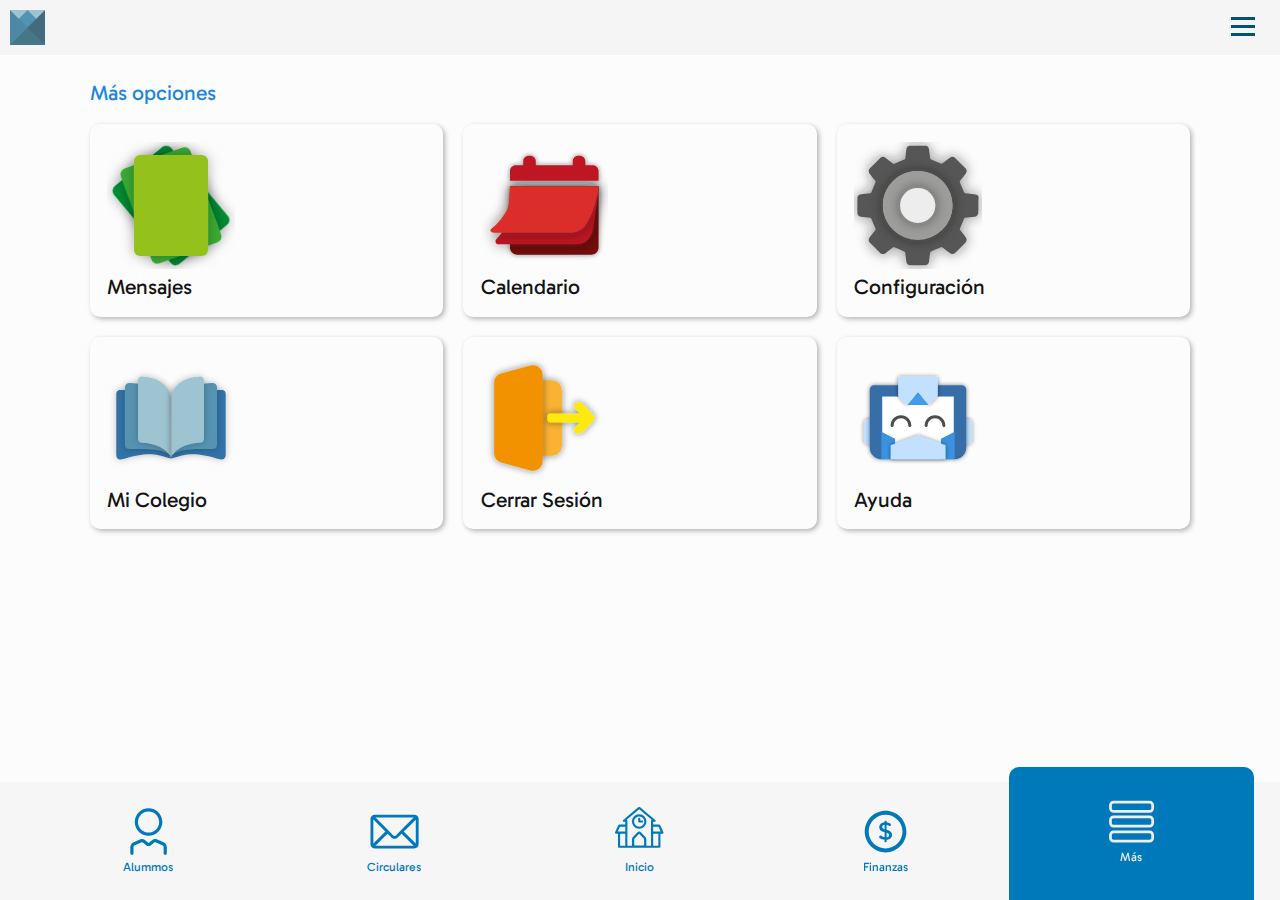
<file: mas.html>
<!DOCTYPE html>
<html lang="es">
   
<head>
    <meta charset="UTF-8">
    <meta name="author" content="Grupo Vértice-Marco Orellana">
    <meta name="description" content="Grado Escolar">
    <meta name="viewport" content="width=device-width, initial-scale=1.0">
     <title>Grado Escolar App</title>
     <link rel="stylesheet" href="main.css" type="text/css">
     <link rel="icon" href="images/logoiconweb.png" type="image/x-icon">
     <link rel="stylesheet" href="https://fonts.googleapis.com/css?family=Gabarito">
     
</head>

<body>

  <header class="header">

    <img class="logo" src="img/logo.png" alt="">

    <input class="side-menu" type="checkbox" id="side-menu"/>
    <label class="hamb" for="side-menu"><span class="hamb-line"></span></label>

    <nav class="nav">
        <ul class="menu">
          <br><br>
          <li><a href="index.html">Inicio</a></li>
          <li><a href="mensajes.html">Mensajes</a></li>
          <li><a href="alumnos.html">Alumnos</a></li>
          <li><a href="finanzas.html">Finanzas</a></li>
          <li><a href="circulares.html">Circulares</a></li>
          <li><a href="calendario.html">Calendario</a></li>
          <li><a href="configuracion.html">Configuración</a></li>
          <li><a href="colegio.html">Mi Colegio</a></li>
          <li><a href="#">Cerrar Sesión</a></li>
        </ul>
    </nav>
</header>

<div class="spacer"></div>

<div class="contenido">
  <h2>Más opciones</h2> <br>
<div class="mas">
    <a href="mensajes.html">
    <div class="ruta">
        <img class="iconm" src="img/circulares.svg" alt="">
        <p>Mensajes</p>
    </div>
</a>

<a href="calendario.html">
    <div class="ruta">
        <img class="iconm" src="img/calendario.svg" alt="">
        <p>Calendario</p>
    </div>
</a>

    <a href="configuración.html">
    <div class="ruta">
        <img class="iconm" src="img/configuracion.svg" alt="">
        <p>Configuración</p>
    </div>
</a>

<a href="colegio.html">
    <div class="ruta">
        <img class="iconm" src="img/colegio.svg" alt="">
        <p>Mi Colegio</p>
    </div>
</a>

<a href="#">
    <div class="ruta">
        <img class="iconm" src="img/salir.svg" alt="">
        <p>Cerrar Sesión</p>
    </div>
</a>

<a href="#">
  <div class="ruta">
      <img class="iconm" src="img/escul.svg" alt="">
      <p>Ayuda</p>
  </div>
</a>
</div>
</div>


<footer>
  <a href="alumnos.html" class="menu">
    <svg id="Capa_1" xmlns="http://www.w3.org/2000/svg" viewBox="0 0 100 100">
      <g>
        <path class="cls-1" d="M50,58.57c-15.47,0-28.05-12.58-28.05-28.05S34.53,2.46,50,2.46s28.05,12.58,28.05,28.05-12.58,28.05-28.05,28.05ZM50,8.92c-11.9,0-21.59,9.69-21.59,21.59s9.69,21.59,21.59,21.59,21.59-9.69,21.59-21.59-9.69-21.59-21.59-21.59Z"/>
        <path class="cls-1" d="M83.9,97.54h0c-1.81,0-3.27-1.46-3.27-3.27v-12.42c0-1.8-1.08-3.42-2.74-4.11l-13.96-5.83c-.76-.32-1.63-.19-2.27.34l-6.76,5.58c-2.84,2.35-6.96,2.35-9.8,0l-6.76-5.58c-.64-.53-1.51-.66-2.27-.34l-13.96,5.83c-1.66.69-2.74,2.31-2.74,4.11v12.42c0,1.81-1.46,3.27-3.27,3.27h0c-1.81,0-3.27-1.46-3.27-3.27v-12.42c0-4.45,2.65-8.43,6.76-10.14l13.96-5.83c3.01-1.26,6.44-.74,8.95,1.33l6.76,5.58c.43.35,1.05.35,1.48,0l6.76-5.58c2.51-2.08,5.94-2.59,8.95-1.33l13.96,5.83c4.11,1.71,6.76,5.69,6.76,10.14v12.42c0,1.81-1.46,3.27-3.27,3.27Z"/>
          </g>
    </svg>
   <p>Alummos</p>
  </a>
  <a href="circulares.html" class="menu">
    <svg id="Capa_1" xmlns="http://www.w3.org/2000/svg" viewBox="0 0 100 100">
      <path class="cls-1" d="M98.65,21.96c-1.04-3.96-4.4-6.4-8.76-6.4-20.75,0-41.5,0-62.25,0-5.99,0-11.98-.02-17.98,0-3.78.02-7.04,2.39-8.2,5.9-.17.51-.29,1.03-.43,1.55v53.96c.05.12.11.23.14.35,1.16,4.66,4.28,7.11,9.07,7.11,26.58,0,53.17,0,79.75,0,5.27,0,8.98-3.69,8.98-8.95,0-16.99,0-33.98-.01-50.97,0-.85-.09-1.73-.31-2.55h0ZM88.91,21.35c-.23.26-.39.47-.57.66-11.9,11.95-23.81,23.89-35.72,35.83-1.66,1.67-3.55,1.68-5.19.04-11.91-11.94-23.81-23.89-35.72-35.83-.19-.19-.37-.4-.65-.7h77.85ZM6.82,74.34V25.65c8.14,8.07,16.34,16.2,24.56,24.35-8.22,8.15-16.43,16.28-24.56,24.34h0ZM10.99,78.62c8.29-8.21,16.44-16.29,24.64-24.41,1.13,1.13,2.32,2.31,3.51,3.5,1.44,1.44,2.87,2.9,4.32,4.34,3.75,3.73,9.33,3.74,13.09,0,2.4-2.38,4.77-4.79,7.16-7.18.24-.24.5-.47.68-.65,8.19,8.12,16.34,16.2,24.62,24.41H10.99ZM93.16,74.39c-8.15-8.08-16.34-16.19-24.54-24.31,8.25-8.17,16.46-16.29,24.54-24.3v48.61Z"/>
    </svg>
    <p>Circulares</p></a>
    <a href="index.html" class="menu">
      <svg id="Capa_1" xmlns="http://www.w3.org/2000/svg" viewBox="0 0 100 100">
        <path d="M98.27,50.99c-2.08-4.54-4.16-9.1-6.25-13.64-.47-1.06-1.21-1.55-2.39-1.55-3.76.03-7.52,0-11.28,0-.25,0-.47,0-.75-.03v-5.1c-.03-.4.22-.44.5-.44.84,0,1.65.03,2.45,0,.93-.03,1.58-.47,1.96-1.34.34-.81.12-1.71-.53-2.36-.19-.19-.37-.34-.56-.5-9.85-8.33-19.7-16.66-29.55-24.98-.25-.22-1.34-1.06-2.61-1.06-1.4,0-2.24.81-2.64,1.12-9.94,8.39-19.86,16.78-29.8,25.2-.87.71-1.15,1.62-.81,2.52.31.9,1.12,1.4,2.27,1.4h2.64v5.56h-.78c-3.67,0-7.3.03-10.97,0-1.4-.03-2.21.53-2.77,1.77-1.99,4.44-4.04,8.82-6.06,13.24-.93,2.02,0,3.48,2.24,3.48h3.45v26.16c0,1.86.78,2.64,2.64,2.64h81.2c1.86,0,2.61-.75,2.61-2.64v-26.16h3.73c1.93-.03,2.86-1.55,2.05-3.29ZM20.93,78.77h-10.53v-24.42h10.53v24.42ZM20.93,49.94H5.45c.53-1.12,1.03-2.18,1.49-3.26.93-2.02,1.86-4.01,2.8-6.03.12-.34.25-.59.71-.59,3.36.03,6.71.03,10.07.03.12,0,.25.03.4.03v9.82ZM39.14,77.44v-11.93c0-.31.12-.59.31-.81l9.2-9.88c.19-.22.37-.25.5-.25s.34.03.53.25l9.17,9.88c.19.22.31.5.31.81v11.93c0,.56-.37,1.06-.81,1.06h-18.36c-.47,0-.84-.5-.84-1.06ZM73.32,28.84c.03,16.31.03,32.66.03,49v.93h-9.73c.12-.44.19-.87.19-1.34v-11.93c0-1.49-.56-2.89-1.55-3.98l-9.17-9.88c-2.08-2.24-5.78-2.24-7.86,0l-9.2,9.88c-.99,1.09-1.55,2.49-1.55,3.98v11.93c0,.47.06.93.19,1.37h-9.45v-.81c0-16.38,0-32.78.03-49.16,0-1.21-.16-2.21-1.49-2.8,8.55-7.21,17-14.36,25.51-21.57,8.48,7.18,16.97,14.32,25.51,21.57-1.27.59-1.46,1.58-1.46,2.8ZM88.17,78.77h-10.53v-24.45h10.53v24.45ZM77.64,49.94v-9.79c.19-.03.37-.06.59-.06h9.69c.47,0,.71.12.93.56,1.31,2.89,2.64,5.78,3.95,8.64.09.19.16.37.28.65h-15.44Z"/>
        <path d="M49.24,44.27c-8.09,0-14.64-6.59-14.62-14.7.02-8.09,6.6-14.6,14.73-14.59,8.02.02,14.61,6.61,14.59,14.6-.03,8.18-6.55,14.7-14.7,14.69ZM38.91,29.62c0,5.75,4.65,10.41,10.36,10.39,5.75-.01,10.39-4.64,10.38-10.36,0-5.76-4.65-10.39-10.43-10.4-5.65,0-10.32,4.69-10.31,10.37Z"/>
        <path d="M51.43,27.51c1.24,0,2.39,0,3.54,0,1.38,0,2.32.86,2.34,2.11.01,1.26-.91,2.14-2.29,2.15-1.88.01-3.76.01-5.64,0-1.38,0-2.23-.87-2.24-2.27,0-1.86,0-3.72,0-5.57,0-1.37.88-2.3,2.14-2.3,1.26,0,2.13.93,2.14,2.31.01,1.15,0,2.31,0,3.58Z"/>
        <path class="cls-1" d="M39.42,83.09c.19.06.37.06.56.06h18.36c.19,0,.37,0,.56-.06h-19.48Z"/>
     </svg>
      <p>Inicio</p>
    </a>
  <a href="finanzas.html" class="menu">
    <svg id="Capa_1" xmlns="http://www.w3.org/2000/svg" viewBox="0 0 100 100">
      <path class="cls-1" d="M50,92.37c-23.36,0-42.37-19.01-42.37-42.37S26.64,7.63,50,7.63s42.37,19.01,42.37,42.37-19.01,42.37-42.37,42.37ZM50,15.56c-18.99,0-34.44,15.45-34.44,34.44s15.45,34.44,34.44,34.44,34.44-15.45,34.44-34.44S68.99,15.56,50,15.56Z"/>
      <path class="cls-1" d="M56.69,38.41c-1.51-.84-3.05-1.46-4.63-1.83v9.8c7.71,1.99,11.13,4.95,11.07,10.46v.1c0,5.46-4.39,9.34-10.87,9.9v2.78c0,1.23-.99,2.22-2.22,2.22h0c-1.23,0-2.22-.99-2.22-2.22v-2.88c-3.5-.44-6.75-1.56-9.66-3.36-1.35-.84-1.71-2.66-.8-3.96l.03-.05c.87-1.26,2.6-1.57,3.86-.71,2.14,1.45,4.3,2.41,6.77,2.82v-10.05c-7.45-1.89-10.92-4.69-10.92-10.46v-.05c0-5.51,4.34-9.24,10.72-9.8v-.74c0-1.23.99-2.22,2.22-2.22h0c1.23,0,2.22.99,2.22,2.22v.84c2.67.33,5.02,1.13,7.2,2.34,1.37.76,1.81,2.52,1.01,3.86h0c-.78,1.31-2.46,1.73-3.79.99ZM43.13,40.56c0,2.14.97,3.52,4.9,4.75v-9.03c-3.27.36-4.95,2.04-4.9,4.24v.05ZM57.12,57.2c0-2.25-1.12-3.62-5.05-4.8v9.29c3.27-.36,5.05-1.94,5.05-4.39v-.1Z"/>
      </svg>
    <p>Finanzas</p>
  </a>
  <a href="mas.html" class="menuact"> 
    <svg id="Capa_1" xmlns="http://www.w3.org/2000/svg" viewBox="0 0 100 100">
      <path class="cls-1" d="M86.59,31.91H13.41c-5.04,0-9.13-4.1-9.13-9.13v-6.01c0-5.04,4.1-9.13,9.13-9.13h73.19c5.04,0,9.13,4.1,9.13,9.13v6.01c0,5.04-4.1,9.13-9.13,9.13ZM13.41,13.17c-1.98,0-3.59,1.61-3.59,3.59v6.01c0,1.98,1.61,3.59,3.59,3.59h73.19c1.98,0,3.59-1.61,3.59-3.59v-6.01c0-1.98-1.61-3.59-3.59-3.59H13.41Z"/>
      <path class="cls-1" d="M86.59,92.37H13.41c-5.04,0-9.13-4.1-9.13-9.13v-6.01c0-5.04,4.1-9.13,9.13-9.13h73.19c5.04,0,9.13,4.1,9.13,9.13v6.01c0,5.04-4.1,9.13-9.13,9.13ZM13.41,73.63c-1.98,0-3.59,1.61-3.59,3.59v6.01c0,1.98,1.61,3.59,3.59,3.59h73.19c1.98,0,3.59-1.61,3.59-3.59v-6.01c0-1.98-1.61-3.59-3.59-3.59H13.41Z"/>
      <path class="cls-1" d="M86.59,62.14H13.41c-5.04,0-9.13-4.1-9.13-9.13v-6.01c0-5.04,4.1-9.13,9.13-9.13h73.19c5.04,0,9.13,4.1,9.13,9.13v6.01c0,5.04-4.1,9.13-9.13,9.13ZM13.41,43.4c-1.98,0-3.59,1.61-3.59,3.59v6.01c0,1.98,1.61,3.59,3.59,3.59h73.19c1.98,0,3.59-1.61,3.59-3.59v-6.01c0-1.98-1.61-3.59-3.59-3.59H13.41Z"/>
      </svg>
    <p>Más</p>
  </a>
  </footer>
  
  </body>
</file>
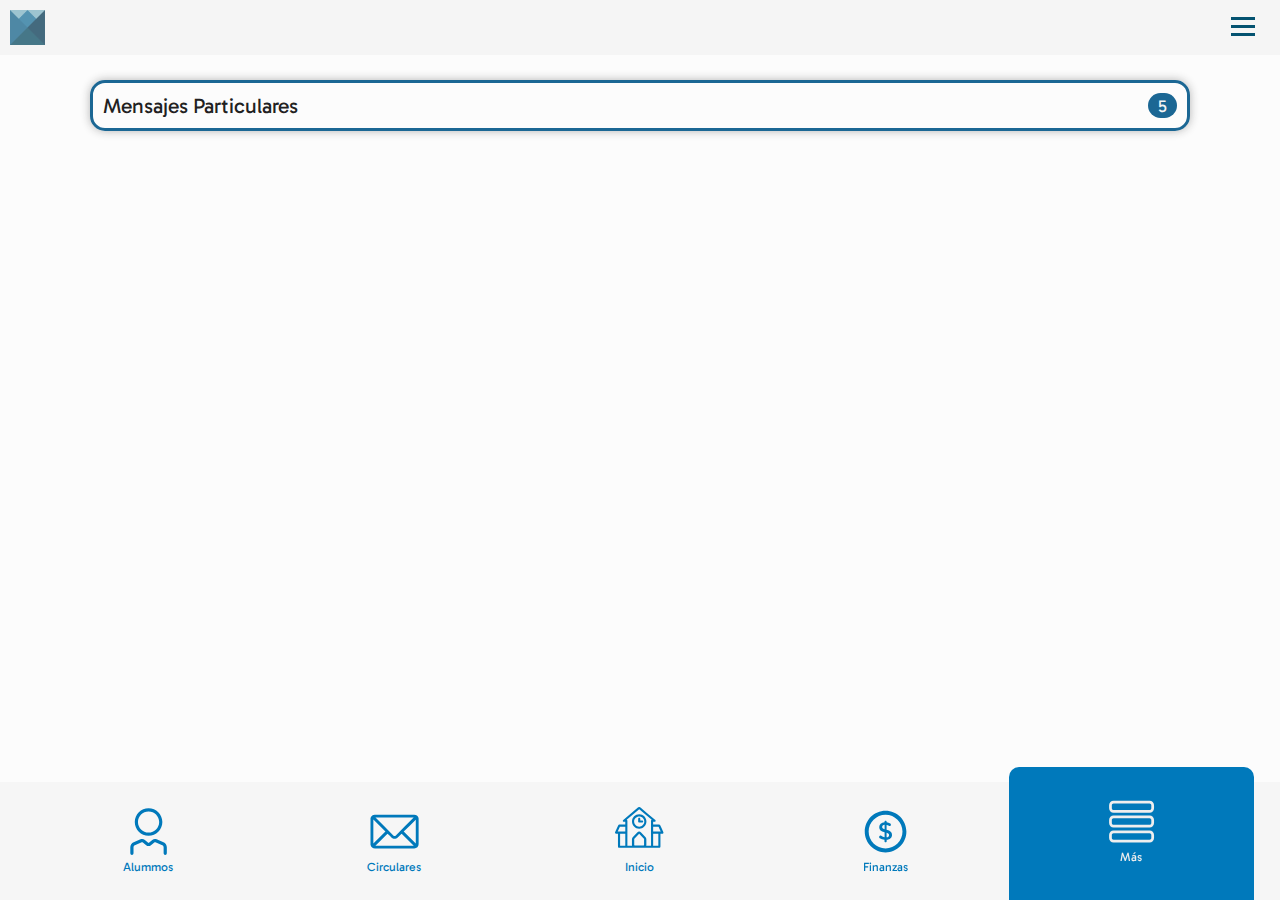
<file: mensajes.html>
<!DOCTYPE html>
<html lang="es">
   
<head>
    <meta charset="UTF-8">
    <meta name="author" content="Grupo Vértice-Marco Orellana">
    <meta name="description" content="Grado Escolar">
    <meta name="viewport" content="width=device-width, initial-scale=1.0">
     <title>Grado Escolar App</title>
     <link rel="stylesheet" href="main.css" type="text/css">
     <link rel="icon" href="images/logoiconweb.png" type="image/x-icon">
     <link rel="stylesheet" href="https://fonts.googleapis.com/css?family=Gabarito">
     
</head>

<body>

  <header class="header">

    <img class="logo" src="img/logo.png" alt="">

    <input class="side-menu" type="checkbox" id="side-menu"/>
    <label class="hamb" for="side-menu"><span class="hamb-line"></span></label>

    <nav class="nav">
        <ul class="menu">
          <br><br>
          <li><a href="index.html">Inicio</a></li>
          <li><a href="mensajes.html">Mensajes</a></li>
          <li><a href="alumnos.html">Alumnos</a></li>
          <li><a href="finanzas.html">Finanzas</a></li>
          <li><a href="circulares.html">Circulares</a></li>
          <li><a href="calendario.html">Calendario</a></li>
          <li><a href="configuracion.html">Configuración</a></li>
          <li><a href="colegio.html">Mi Colegio</a></li>
          <li><a href="#">Cerrar Sesión</a></li>
        </ul>
    </nav>
</header>
<div class="spacer"></div>

<div class="contenido">

  <div class="msg">
   <p>Mensajes Particulares</p>
   <p class="num">5</p>
  </div>
  </div>


<footer>
  <a href="alumnos.html" class="menu">
    <svg id="Capa_1" xmlns="http://www.w3.org/2000/svg" viewBox="0 0 100 100">
      <g>
        <path class="cls-1" d="M50,58.57c-15.47,0-28.05-12.58-28.05-28.05S34.53,2.46,50,2.46s28.05,12.58,28.05,28.05-12.58,28.05-28.05,28.05ZM50,8.92c-11.9,0-21.59,9.69-21.59,21.59s9.69,21.59,21.59,21.59,21.59-9.69,21.59-21.59-9.69-21.59-21.59-21.59Z"/>
        <path class="cls-1" d="M83.9,97.54h0c-1.81,0-3.27-1.46-3.27-3.27v-12.42c0-1.8-1.08-3.42-2.74-4.11l-13.96-5.83c-.76-.32-1.63-.19-2.27.34l-6.76,5.58c-2.84,2.35-6.96,2.35-9.8,0l-6.76-5.58c-.64-.53-1.51-.66-2.27-.34l-13.96,5.83c-1.66.69-2.74,2.31-2.74,4.11v12.42c0,1.81-1.46,3.27-3.27,3.27h0c-1.81,0-3.27-1.46-3.27-3.27v-12.42c0-4.45,2.65-8.43,6.76-10.14l13.96-5.83c3.01-1.26,6.44-.74,8.95,1.33l6.76,5.58c.43.35,1.05.35,1.48,0l6.76-5.58c2.51-2.08,5.94-2.59,8.95-1.33l13.96,5.83c4.11,1.71,6.76,5.69,6.76,10.14v12.42c0,1.81-1.46,3.27-3.27,3.27Z"/>
          </g>
    </svg>
   <p>Alummos</p>
  </a>
  <a href="circulares.html" class="menu">
    <svg id="Capa_1" xmlns="http://www.w3.org/2000/svg" viewBox="0 0 100 100">
      <path class="cls-1" d="M98.65,21.96c-1.04-3.96-4.4-6.4-8.76-6.4-20.75,0-41.5,0-62.25,0-5.99,0-11.98-.02-17.98,0-3.78.02-7.04,2.39-8.2,5.9-.17.51-.29,1.03-.43,1.55v53.96c.05.12.11.23.14.35,1.16,4.66,4.28,7.11,9.07,7.11,26.58,0,53.17,0,79.75,0,5.27,0,8.98-3.69,8.98-8.95,0-16.99,0-33.98-.01-50.97,0-.85-.09-1.73-.31-2.55h0ZM88.91,21.35c-.23.26-.39.47-.57.66-11.9,11.95-23.81,23.89-35.72,35.83-1.66,1.67-3.55,1.68-5.19.04-11.91-11.94-23.81-23.89-35.72-35.83-.19-.19-.37-.4-.65-.7h77.85ZM6.82,74.34V25.65c8.14,8.07,16.34,16.2,24.56,24.35-8.22,8.15-16.43,16.28-24.56,24.34h0ZM10.99,78.62c8.29-8.21,16.44-16.29,24.64-24.41,1.13,1.13,2.32,2.31,3.51,3.5,1.44,1.44,2.87,2.9,4.32,4.34,3.75,3.73,9.33,3.74,13.09,0,2.4-2.38,4.77-4.79,7.16-7.18.24-.24.5-.47.68-.65,8.19,8.12,16.34,16.2,24.62,24.41H10.99ZM93.16,74.39c-8.15-8.08-16.34-16.19-24.54-24.31,8.25-8.17,16.46-16.29,24.54-24.3v48.61Z"/>
    </svg>
    <p>Circulares</p></a>
    <a href="index.html" class="menu">
      <svg id="Capa_1" xmlns="http://www.w3.org/2000/svg" viewBox="0 0 100 100">
        <path d="M98.27,50.99c-2.08-4.54-4.16-9.1-6.25-13.64-.47-1.06-1.21-1.55-2.39-1.55-3.76.03-7.52,0-11.28,0-.25,0-.47,0-.75-.03v-5.1c-.03-.4.22-.44.5-.44.84,0,1.65.03,2.45,0,.93-.03,1.58-.47,1.96-1.34.34-.81.12-1.71-.53-2.36-.19-.19-.37-.34-.56-.5-9.85-8.33-19.7-16.66-29.55-24.98-.25-.22-1.34-1.06-2.61-1.06-1.4,0-2.24.81-2.64,1.12-9.94,8.39-19.86,16.78-29.8,25.2-.87.71-1.15,1.62-.81,2.52.31.9,1.12,1.4,2.27,1.4h2.64v5.56h-.78c-3.67,0-7.3.03-10.97,0-1.4-.03-2.21.53-2.77,1.77-1.99,4.44-4.04,8.82-6.06,13.24-.93,2.02,0,3.48,2.24,3.48h3.45v26.16c0,1.86.78,2.64,2.64,2.64h81.2c1.86,0,2.61-.75,2.61-2.64v-26.16h3.73c1.93-.03,2.86-1.55,2.05-3.29ZM20.93,78.77h-10.53v-24.42h10.53v24.42ZM20.93,49.94H5.45c.53-1.12,1.03-2.18,1.49-3.26.93-2.02,1.86-4.01,2.8-6.03.12-.34.25-.59.71-.59,3.36.03,6.71.03,10.07.03.12,0,.25.03.4.03v9.82ZM39.14,77.44v-11.93c0-.31.12-.59.31-.81l9.2-9.88c.19-.22.37-.25.5-.25s.34.03.53.25l9.17,9.88c.19.22.31.5.31.81v11.93c0,.56-.37,1.06-.81,1.06h-18.36c-.47,0-.84-.5-.84-1.06ZM73.32,28.84c.03,16.31.03,32.66.03,49v.93h-9.73c.12-.44.19-.87.19-1.34v-11.93c0-1.49-.56-2.89-1.55-3.98l-9.17-9.88c-2.08-2.24-5.78-2.24-7.86,0l-9.2,9.88c-.99,1.09-1.55,2.49-1.55,3.98v11.93c0,.47.06.93.19,1.37h-9.45v-.81c0-16.38,0-32.78.03-49.16,0-1.21-.16-2.21-1.49-2.8,8.55-7.21,17-14.36,25.51-21.57,8.48,7.18,16.97,14.32,25.51,21.57-1.27.59-1.46,1.58-1.46,2.8ZM88.17,78.77h-10.53v-24.45h10.53v24.45ZM77.64,49.94v-9.79c.19-.03.37-.06.59-.06h9.69c.47,0,.71.12.93.56,1.31,2.89,2.64,5.78,3.95,8.64.09.19.16.37.28.65h-15.44Z"/>
        <path d="M49.24,44.27c-8.09,0-14.64-6.59-14.62-14.7.02-8.09,6.6-14.6,14.73-14.59,8.02.02,14.61,6.61,14.59,14.6-.03,8.18-6.55,14.7-14.7,14.69ZM38.91,29.62c0,5.75,4.65,10.41,10.36,10.39,5.75-.01,10.39-4.64,10.38-10.36,0-5.76-4.65-10.39-10.43-10.4-5.65,0-10.32,4.69-10.31,10.37Z"/>
        <path d="M51.43,27.51c1.24,0,2.39,0,3.54,0,1.38,0,2.32.86,2.34,2.11.01,1.26-.91,2.14-2.29,2.15-1.88.01-3.76.01-5.64,0-1.38,0-2.23-.87-2.24-2.27,0-1.86,0-3.72,0-5.57,0-1.37.88-2.3,2.14-2.3,1.26,0,2.13.93,2.14,2.31.01,1.15,0,2.31,0,3.58Z"/>
        <path class="cls-1" d="M39.42,83.09c.19.06.37.06.56.06h18.36c.19,0,.37,0,.56-.06h-19.48Z"/>
     </svg>
      <p>Inicio</p>
    </a>
  <a href="finanzas.html" class="menu">
    <svg id="Capa_1" xmlns="http://www.w3.org/2000/svg" viewBox="0 0 100 100">
      <path class="cls-1" d="M50,92.37c-23.36,0-42.37-19.01-42.37-42.37S26.64,7.63,50,7.63s42.37,19.01,42.37,42.37-19.01,42.37-42.37,42.37ZM50,15.56c-18.99,0-34.44,15.45-34.44,34.44s15.45,34.44,34.44,34.44,34.44-15.45,34.44-34.44S68.99,15.56,50,15.56Z"/>
      <path class="cls-1" d="M56.69,38.41c-1.51-.84-3.05-1.46-4.63-1.83v9.8c7.71,1.99,11.13,4.95,11.07,10.46v.1c0,5.46-4.39,9.34-10.87,9.9v2.78c0,1.23-.99,2.22-2.22,2.22h0c-1.23,0-2.22-.99-2.22-2.22v-2.88c-3.5-.44-6.75-1.56-9.66-3.36-1.35-.84-1.71-2.66-.8-3.96l.03-.05c.87-1.26,2.6-1.57,3.86-.71,2.14,1.45,4.3,2.41,6.77,2.82v-10.05c-7.45-1.89-10.92-4.69-10.92-10.46v-.05c0-5.51,4.34-9.24,10.72-9.8v-.74c0-1.23.99-2.22,2.22-2.22h0c1.23,0,2.22.99,2.22,2.22v.84c2.67.33,5.02,1.13,7.2,2.34,1.37.76,1.81,2.52,1.01,3.86h0c-.78,1.31-2.46,1.73-3.79.99ZM43.13,40.56c0,2.14.97,3.52,4.9,4.75v-9.03c-3.27.36-4.95,2.04-4.9,4.24v.05ZM57.12,57.2c0-2.25-1.12-3.62-5.05-4.8v9.29c3.27-.36,5.05-1.94,5.05-4.39v-.1Z"/>
      </svg>
    <p>Finanzas</p>
  </a>
  <a href="mas.html" class="menuact"> 
    <svg id="Capa_1" xmlns="http://www.w3.org/2000/svg" viewBox="0 0 100 100">
      <path class="cls-1" d="M86.59,31.91H13.41c-5.04,0-9.13-4.1-9.13-9.13v-6.01c0-5.04,4.1-9.13,9.13-9.13h73.19c5.04,0,9.13,4.1,9.13,9.13v6.01c0,5.04-4.1,9.13-9.13,9.13ZM13.41,13.17c-1.98,0-3.59,1.61-3.59,3.59v6.01c0,1.98,1.61,3.59,3.59,3.59h73.19c1.98,0,3.59-1.61,3.59-3.59v-6.01c0-1.98-1.61-3.59-3.59-3.59H13.41Z"/>
      <path class="cls-1" d="M86.59,92.37H13.41c-5.04,0-9.13-4.1-9.13-9.13v-6.01c0-5.04,4.1-9.13,9.13-9.13h73.19c5.04,0,9.13,4.1,9.13,9.13v6.01c0,5.04-4.1,9.13-9.13,9.13ZM13.41,73.63c-1.98,0-3.59,1.61-3.59,3.59v6.01c0,1.98,1.61,3.59,3.59,3.59h73.19c1.98,0,3.59-1.61,3.59-3.59v-6.01c0-1.98-1.61-3.59-3.59-3.59H13.41Z"/>
      <path class="cls-1" d="M86.59,62.14H13.41c-5.04,0-9.13-4.1-9.13-9.13v-6.01c0-5.04,4.1-9.13,9.13-9.13h73.19c5.04,0,9.13,4.1,9.13,9.13v6.01c0,5.04-4.1,9.13-9.13,9.13ZM13.41,43.4c-1.98,0-3.59,1.61-3.59,3.59v6.01c0,1.98,1.61,3.59,3.59,3.59h73.19c1.98,0,3.59-1.61,3.59-3.59v-6.01c0-1.98-1.61-3.59-3.59-3.59H13.41Z"/>
      </svg>
    <p>Más</p>
  </a>
  </footer>
  
  </body>
</file>
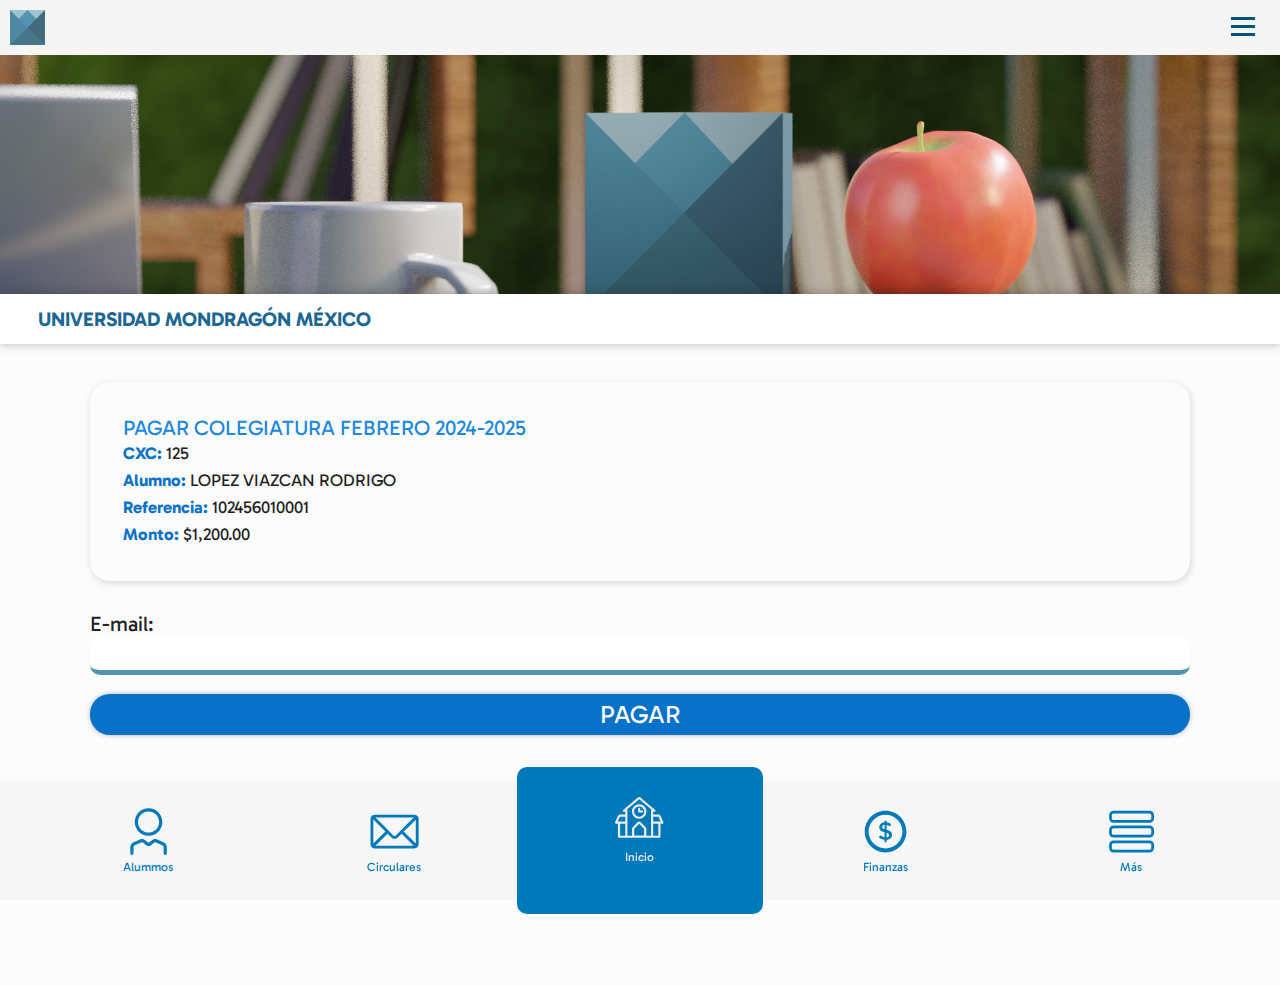
<file: pagar.html>
<!DOCTYPE html>
<html lang="es">
   
<head>
    <meta charset="UTF-8">
    <meta name="author" content="Grupo Vértice-Marco Orellana">
    <meta name="description" content="Grado Escolar">
    <meta name="viewport" content="width=device-width, initial-scale=1.0">
     <title>Grado Escolar App</title>
     <link rel="stylesheet" href="main.css" type="text/css">
     <link rel="icon" href="images/logoiconweb.png" type="image/x-icon">
     <link rel="stylesheet" href="https://fonts.googleapis.com/css?family=Gabarito">
     
</head>

<body>

  <header class="header">

    <img class="logo" src="img/logo.png" alt="">

    <input class="side-menu" type="checkbox" id="side-menu"/>
    <label class="hamb" for="side-menu"><span class="hamb-line"></span></label>

    <nav class="nav">
        <ul class="menu">
          <br><br>
          <li><a href="index.html">Inicio</a></li>
          <li><a href="mensajes.html">Mensajes</a></li>
          <li><a href="alumnos.html">Alumnos</a></li>
          <li><a href="finanzas.html">Finanzas</a></li>
          <li><a href="circulares.html">Circulares</a></li>
          <li><a href="calendario.html">Calendario</a></li>
          <li><a href="configuracion.html">Configuración</a></li>
          <li><a href="colegio.html">Mi Colegio</a></li>
          <li><a href="#">Cerrar Sesión</a></li>
        </ul>
    </nav>
</header>

    <img class="cliente" src="img/rend.png" alt="">

    <h1>UNIVERSIDAD MONDRAGÓN MÉXICO</h1>

    <br>

    <div class="contenido">

          <br>
          <div class="pago">
            <h2>PAGAR COLEGIATURA FEBRERO 2024-2025</h2>
            <h3><strong>CXC:</strong> 125</h3>
            <h3><strong>Alumno:</strong> LOPEZ VIAZCAN RODRIGO</h3>
            <h3><strong>Referencia:</strong> 102456010001</h3>
            <h3><strong>Monto:</strong> $1,200.00</h3>
          </div>

          <p>E-mail:</p>
<input type="text"><br><br>

<button>PAGAR</button>

    </div>



          <footer>
<a href="alumnos.html" class="menu">
  <svg id="Capa_1" xmlns="http://www.w3.org/2000/svg" viewBox="0 0 100 100">
    <g>
      <path class="cls-1" d="M50,58.57c-15.47,0-28.05-12.58-28.05-28.05S34.53,2.46,50,2.46s28.05,12.58,28.05,28.05-12.58,28.05-28.05,28.05ZM50,8.92c-11.9,0-21.59,9.69-21.59,21.59s9.69,21.59,21.59,21.59,21.59-9.69,21.59-21.59-9.69-21.59-21.59-21.59Z"/>
      <path class="cls-1" d="M83.9,97.54h0c-1.81,0-3.27-1.46-3.27-3.27v-12.42c0-1.8-1.08-3.42-2.74-4.11l-13.96-5.83c-.76-.32-1.63-.19-2.27.34l-6.76,5.58c-2.84,2.35-6.96,2.35-9.8,0l-6.76-5.58c-.64-.53-1.51-.66-2.27-.34l-13.96,5.83c-1.66.69-2.74,2.31-2.74,4.11v12.42c0,1.81-1.46,3.27-3.27,3.27h0c-1.81,0-3.27-1.46-3.27-3.27v-12.42c0-4.45,2.65-8.43,6.76-10.14l13.96-5.83c3.01-1.26,6.44-.74,8.95,1.33l6.76,5.58c.43.35,1.05.35,1.48,0l6.76-5.58c2.51-2.08,5.94-2.59,8.95-1.33l13.96,5.83c4.11,1.71,6.76,5.69,6.76,10.14v12.42c0,1.81-1.46,3.27-3.27,3.27Z"/>
        </g>
  </svg>
 <p>Alummos</p>
</a>
<a href="circulares.html" class="menu">
  <svg id="Capa_1" xmlns="http://www.w3.org/2000/svg" viewBox="0 0 100 100">
    <path class="cls-1" d="M98.65,21.96c-1.04-3.96-4.4-6.4-8.76-6.4-20.75,0-41.5,0-62.25,0-5.99,0-11.98-.02-17.98,0-3.78.02-7.04,2.39-8.2,5.9-.17.51-.29,1.03-.43,1.55v53.96c.05.12.11.23.14.35,1.16,4.66,4.28,7.11,9.07,7.11,26.58,0,53.17,0,79.75,0,5.27,0,8.98-3.69,8.98-8.95,0-16.99,0-33.98-.01-50.97,0-.85-.09-1.73-.31-2.55h0ZM88.91,21.35c-.23.26-.39.47-.57.66-11.9,11.95-23.81,23.89-35.72,35.83-1.66,1.67-3.55,1.68-5.19.04-11.91-11.94-23.81-23.89-35.72-35.83-.19-.19-.37-.4-.65-.7h77.85ZM6.82,74.34V25.65c8.14,8.07,16.34,16.2,24.56,24.35-8.22,8.15-16.43,16.28-24.56,24.34h0ZM10.99,78.62c8.29-8.21,16.44-16.29,24.64-24.41,1.13,1.13,2.32,2.31,3.51,3.5,1.44,1.44,2.87,2.9,4.32,4.34,3.75,3.73,9.33,3.74,13.09,0,2.4-2.38,4.77-4.79,7.16-7.18.24-.24.5-.47.68-.65,8.19,8.12,16.34,16.2,24.62,24.41H10.99ZM93.16,74.39c-8.15-8.08-16.34-16.19-24.54-24.31,8.25-8.17,16.46-16.29,24.54-24.3v48.61Z"/>
  </svg>
  <p>Circulares</p></a>
  <a href="index.html" class="menuact">
    <svg id="Capa_1" xmlns="http://www.w3.org/2000/svg" viewBox="0 0 100 100">
      <path d="M98.27,50.99c-2.08-4.54-4.16-9.1-6.25-13.64-.47-1.06-1.21-1.55-2.39-1.55-3.76.03-7.52,0-11.28,0-.25,0-.47,0-.75-.03v-5.1c-.03-.4.22-.44.5-.44.84,0,1.65.03,2.45,0,.93-.03,1.58-.47,1.96-1.34.34-.81.12-1.71-.53-2.36-.19-.19-.37-.34-.56-.5-9.85-8.33-19.7-16.66-29.55-24.98-.25-.22-1.34-1.06-2.61-1.06-1.4,0-2.24.81-2.64,1.12-9.94,8.39-19.86,16.78-29.8,25.2-.87.71-1.15,1.62-.81,2.52.31.9,1.12,1.4,2.27,1.4h2.64v5.56h-.78c-3.67,0-7.3.03-10.97,0-1.4-.03-2.21.53-2.77,1.77-1.99,4.44-4.04,8.82-6.06,13.24-.93,2.02,0,3.48,2.24,3.48h3.45v26.16c0,1.86.78,2.64,2.64,2.64h81.2c1.86,0,2.61-.75,2.61-2.64v-26.16h3.73c1.93-.03,2.86-1.55,2.05-3.29ZM20.93,78.77h-10.53v-24.42h10.53v24.42ZM20.93,49.94H5.45c.53-1.12,1.03-2.18,1.49-3.26.93-2.02,1.86-4.01,2.8-6.03.12-.34.25-.59.71-.59,3.36.03,6.71.03,10.07.03.12,0,.25.03.4.03v9.82ZM39.14,77.44v-11.93c0-.31.12-.59.31-.81l9.2-9.88c.19-.22.37-.25.5-.25s.34.03.53.25l9.17,9.88c.19.22.31.5.31.81v11.93c0,.56-.37,1.06-.81,1.06h-18.36c-.47,0-.84-.5-.84-1.06ZM73.32,28.84c.03,16.31.03,32.66.03,49v.93h-9.73c.12-.44.19-.87.19-1.34v-11.93c0-1.49-.56-2.89-1.55-3.98l-9.17-9.88c-2.08-2.24-5.78-2.24-7.86,0l-9.2,9.88c-.99,1.09-1.55,2.49-1.55,3.98v11.93c0,.47.06.93.19,1.37h-9.45v-.81c0-16.38,0-32.78.03-49.16,0-1.21-.16-2.21-1.49-2.8,8.55-7.21,17-14.36,25.51-21.57,8.48,7.18,16.97,14.32,25.51,21.57-1.27.59-1.46,1.58-1.46,2.8ZM88.17,78.77h-10.53v-24.45h10.53v24.45ZM77.64,49.94v-9.79c.19-.03.37-.06.59-.06h9.69c.47,0,.71.12.93.56,1.31,2.89,2.64,5.78,3.95,8.64.09.19.16.37.28.65h-15.44Z"/>
      <path d="M49.24,44.27c-8.09,0-14.64-6.59-14.62-14.7.02-8.09,6.6-14.6,14.73-14.59,8.02.02,14.61,6.61,14.59,14.6-.03,8.18-6.55,14.7-14.7,14.69ZM38.91,29.62c0,5.75,4.65,10.41,10.36,10.39,5.75-.01,10.39-4.64,10.38-10.36,0-5.76-4.65-10.39-10.43-10.4-5.65,0-10.32,4.69-10.31,10.37Z"/>
      <path d="M51.43,27.51c1.24,0,2.39,0,3.54,0,1.38,0,2.32.86,2.34,2.11.01,1.26-.91,2.14-2.29,2.15-1.88.01-3.76.01-5.64,0-1.38,0-2.23-.87-2.24-2.27,0-1.86,0-3.72,0-5.57,0-1.37.88-2.3,2.14-2.3,1.26,0,2.13.93,2.14,2.31.01,1.15,0,2.31,0,3.58Z"/>
      <path class="cls-1" d="M39.42,83.09c.19.06.37.06.56.06h18.36c.19,0,.37,0,.56-.06h-19.48Z"/>
   </svg>
    <p>Inicio</p>
  </a>
<a href="finanzas.html" class="menu">
  <svg id="Capa_1" xmlns="http://www.w3.org/2000/svg" viewBox="0 0 100 100">
    <path class="cls-1" d="M50,92.37c-23.36,0-42.37-19.01-42.37-42.37S26.64,7.63,50,7.63s42.37,19.01,42.37,42.37-19.01,42.37-42.37,42.37ZM50,15.56c-18.99,0-34.44,15.45-34.44,34.44s15.45,34.44,34.44,34.44,34.44-15.45,34.44-34.44S68.99,15.56,50,15.56Z"/>
    <path class="cls-1" d="M56.69,38.41c-1.51-.84-3.05-1.46-4.63-1.83v9.8c7.71,1.99,11.13,4.95,11.07,10.46v.1c0,5.46-4.39,9.34-10.87,9.9v2.78c0,1.23-.99,2.22-2.22,2.22h0c-1.23,0-2.22-.99-2.22-2.22v-2.88c-3.5-.44-6.75-1.56-9.66-3.36-1.35-.84-1.71-2.66-.8-3.96l.03-.05c.87-1.26,2.6-1.57,3.86-.71,2.14,1.45,4.3,2.41,6.77,2.82v-10.05c-7.45-1.89-10.92-4.69-10.92-10.46v-.05c0-5.51,4.34-9.24,10.72-9.8v-.74c0-1.23.99-2.22,2.22-2.22h0c1.23,0,2.22.99,2.22,2.22v.84c2.67.33,5.02,1.13,7.2,2.34,1.37.76,1.81,2.52,1.01,3.86h0c-.78,1.31-2.46,1.73-3.79.99ZM43.13,40.56c0,2.14.97,3.52,4.9,4.75v-9.03c-3.27.36-4.95,2.04-4.9,4.24v.05ZM57.12,57.2c0-2.25-1.12-3.62-5.05-4.8v9.29c3.27-.36,5.05-1.94,5.05-4.39v-.1Z"/>
    </svg>
  <p>Finanzas</p>
</a>
<a href="mas.html" class="menu"> 
  <svg id="Capa_1" xmlns="http://www.w3.org/2000/svg" viewBox="0 0 100 100">
    <path class="cls-1" d="M86.59,31.91H13.41c-5.04,0-9.13-4.1-9.13-9.13v-6.01c0-5.04,4.1-9.13,9.13-9.13h73.19c5.04,0,9.13,4.1,9.13,9.13v6.01c0,5.04-4.1,9.13-9.13,9.13ZM13.41,13.17c-1.98,0-3.59,1.61-3.59,3.59v6.01c0,1.98,1.61,3.59,3.59,3.59h73.19c1.98,0,3.59-1.61,3.59-3.59v-6.01c0-1.98-1.61-3.59-3.59-3.59H13.41Z"/>
    <path class="cls-1" d="M86.59,92.37H13.41c-5.04,0-9.13-4.1-9.13-9.13v-6.01c0-5.04,4.1-9.13,9.13-9.13h73.19c5.04,0,9.13,4.1,9.13,9.13v6.01c0,5.04-4.1,9.13-9.13,9.13ZM13.41,73.63c-1.98,0-3.59,1.61-3.59,3.59v6.01c0,1.98,1.61,3.59,3.59,3.59h73.19c1.98,0,3.59-1.61,3.59-3.59v-6.01c0-1.98-1.61-3.59-3.59-3.59H13.41Z"/>
    <path class="cls-1" d="M86.59,62.14H13.41c-5.04,0-9.13-4.1-9.13-9.13v-6.01c0-5.04,4.1-9.13,9.13-9.13h73.19c5.04,0,9.13,4.1,9.13,9.13v6.01c0,5.04-4.1,9.13-9.13,9.13ZM13.41,43.4c-1.98,0-3.59,1.61-3.59,3.59v6.01c0,1.98,1.61,3.59,3.59,3.59h73.19c1.98,0,3.59-1.61,3.59-3.59v-6.01c0-1.98-1.61-3.59-3.59-3.59H13.41Z"/>
    </svg>
  <p>Más</p>
</a>
</footer>

</body>
</file>
<file: main.css>
*{
  margin: 0;
  padding: 0;
  box-sizing: border-box;
}

body {
    background-color: #fcfcfc;
    margin:0;
    font-family: Gabarito;
    padding-bottom: 100px;
    color: #212121;
}

ul{
  list-style: none;
}

a:visited {
  color: #131313;
}

.header{
  background-color: whitesmoke;
  position: fixed;
  top: 0;
  width: 100%;
  z-index: 4;
  height: 55px;
}

img.logo {
  height: 100%;
  padding: 3%;
}

.nav{
  width: 100%;
  height: 100%;
  position: fixed;
  background: rgba(255, 255, 255, 0.596);
  backdrop-filter: blur(9px);
  overflow: hidden;
  top: 0;
  z-index: -1;
}
ul.menu {
  padding-top: 5px;
}

.menu a{
  width: 90%;
  display: block;
  padding: 25px;
  color: rgb(0, 0, 0);
  border-bottom-style: solid;
  border-bottom-color: #63acd3;
  border-bottom-width: 1px;
}

.menu a:hover{
  background-color: #25618a;
  color: white;
}
.nav{
  max-height: 0;
  transition: max-height .5s ease-out;
  padding-left: 10%;
}

.hamb{
  float: right;
  padding: 25px;
}

.hamb-line {
  background: rgb(4, 82, 112);
  display: block;
  height: 3px;
  position: relative;
  width: 24px;
}

.hamb-line::before,
.hamb-line::after{
    background: rgb(4, 82, 112);
    content: '';
    display: block;
    height: 100%;
    position: absolute;
    transition: all .2s ease-out;
    width: 100%;
}
.hamb-line::before{
    top: 8px;
}
.hamb-line::after{
    top: -8px;
}

.side-menu {
    display: none;
}

.side-menu:checked ~ nav{
  max-height: 100%;
}

.side-menu:checked ~ .hamb .hamb-line {
  background: transparent;
}
.side-menu:checked ~ .hamb .hamb-line::before {
  transform: rotate(-45deg);
  top:0;
}
.side-menu:checked ~ .hamb .hamb-line::after {
  transform: rotate(45deg);
  top:0;
}

body:has(.side-menu:checked) {
overflow: hidden;
}

footer {
  display: flex;
  background-color: #f6f6f6;
  position: fixed;
  bottom: 0;
  width: 100%;
  padding: 2%;
  flex-direction: row;
  justify-content: space-around;
  text-align: center;
  z-index: 2;
  p{
    font-size: 12px;
  }
}

svg {
  width: 40%;
  max-width: 70px;
}

a.menu {
  color: #0079bb;
  fill: #0079bb;
  width: 20%;
}

a.menuact {
  background-color: #0079bb;
  color: #eeeeee;
  fill: #eeeeee;
  width: 20%;
  border-radius: 10px;
  margin-block: -20px;
  padding-top: 15px;
}

.cliente {
    width: 100vw;
    position: relative;
    margin-bottom: -25px;
    z-index: -1;
    max-height: 35vh;
    object-fit: cover;
}

.enfila {
  width: 100%;
  display: flex;
  gap: 10px;
  justify-content: flex-start;
  color: #1b6794;
}

.switch {
  font-size: 1rem;
  position: relative;
  display: inline-block;
  width: 50px;
  height: 30px;
 }
 
 .switch input {
  opacity: 0;
  width: 0;
  height: 0;
 }
 
 .slider {
  position: absolute;
  inset: 0;
  height: 30px;
  padding: 5px;
  background-color: #e2e2e2;
  transition: 0.6s;
  border-radius: 15px;
  box-shadow: inset 0 3px 3px #05050541;
 }
 
 .slider:before {
  position: absolute;
  content: "";
  height: 20px;
  width: 20px;
  border-radius: 10px;
  background-color: rgb(255, 255, 255);
  transition: 0.4s;

 }
 
 input:checked+.slider:before {
    transform: translateX(18px);
 }

 input:checked+.slider {
  background: #1b6794;
 }

h1 {
    width: 100%;
    background-color: rgb(255, 255, 255);
    color: #1b6794;
    margin-top: 0;
    padding: 1%;
    padding-inline: 3%;
    z-index: 1;
    font-size: 20px;
    box-shadow: #20202052 0px 0px 10px;
}

div.contenido {
  padding-inline: 7%;
}

img.msg {
  width: 100%;
  box-shadow: #20202052 0px 0px 15px;
}

h2 {
    color: #1c87df;
    font-weight: 100;
    font-size: 21px;
}

h3 {
  font-size: 17px;
  font-weight: 400;
  line-height: 1.7rem;
  strong {
    color: #0872c9;
  }
}

button {
  background-color: #0872c9;
  color: white;
  width: 100%;
  border-style: none;
  padding: 5px;
  font-size: 25px;
  border-radius: 20px;
  font-family: Gabarito;
  box-shadow: #20202052 0px 0px 5px;
}
 
a {
  text-decoration: none;
  color: #131313;
}


  .contacto {
    display: flex;
    justify-content: space-around;
    margin-bottom: 5%;
    a {
      width: 45%;
    }
  }

  .contacto2 {
    display: flex;
    justify-content: flex-start;
    gap: 15px;
    margin-bottom: 5%;
    align-items: center;
    a {
      width: 45%;
    }
    img {
      width: 30px;
    }
  }

  .svg {
    box-shadow: #000000ab 5px 5px 20px;
    border-radius: 7vw;
  }

  iframe {
    padding-inline: 10%;
    width: 100%;
  }

  p {
    font-size: 21px;
  }

  div.titulo {
    display: flex;
    gap: 10px;
    align-items: center;
  }

  img.back {
    width: 20px;
  }

  select {
    font-family: Gabarito;
    font-size: 21px;
    background-color: white;
    border: none;
    border-bottom-style: solid;
    border-bottom-color: #5693b1;
    border-width: 5px;
    width: 100%;
    padding: 5px;
    border-radius: 10px;
  }
  
  input {
    font-size: 21px;
    width: 100%;
    background-color: white;
    border: none;
    border-bottom-style: solid;
    border-bottom-color: #5693b1;
    border-width: 5px;
    padding: 5px;
    border-radius: 10px;
  }

  option {
    background-color: #e7e7e7;
  }

  option::before {
    background-color: #267bb4;
  }

  img.cal {
    width: 100%;
  }

  div.msg {
    padding: 10px;
    display: flex;
    border-radius: 15px;
    border-style: solid;
    border-color: #1b6794;
    border-width: 3px;
    justify-content: space-between;
    box-shadow: #20202052 0px 0px 10px;
  }

  div.boton {
    font-size: 21px;
    padding: 10px;
    width: 40%;
    border-radius: 15px;
    border-style: solid;
    border-color: #1b6794;
    border-width: 5px;
    text-align: center;
    box-shadow: #20202052 0px 0px 10px;
  }

  p.num {
    background-color: #1b6794;
    color: whitesmoke;
    border-radius: 50px;
    padding-inline: 10px;
    padding-top: 3px;
    font-size: 17px;
  }
  .mas {  
    display: grid;
    grid-template-columns: 1fr 1fr;
    grid-template-rows: 1fr 1fr 1fr;
    gap: 20px 20px;
    grid-auto-flow: row;
    grid-template-areas:
      ". ."
      ". ."
      ". .";
  }
  
  .ruta {
    box-shadow: #20202052 2px 2px 5px;
    padding: 5%;
    border-radius: 10px;
    font-size: 21px;
  }

  img.iconm {
    width:40%;
  }

  .alumnos {
    display: grid; 
    grid-template-columns: 0.8fr 1.7fr; 
    gap: 5px 0px; 
  }
  .alumnof { grid-area: 1 / 1 / 2 / 3; 
  background-color: #0872c9;}

  .datosf { grid-area: 2 / 1 / 3 / 3; 
  background-color: #0079bb;}

  .foto { grid-area: 1 / 1 / 4 / 2; 
  background-color: white;
  background-image: url(img/alumno.svg);
  background-repeat: no-repeat;
  background-size: contain;
  background-position: center;
  margin-block: -10px;
  margin-inline: 10px;
  border-radius: 10px;
  padding: 5px;
  box-shadow: #20202052 2px 2px 5px;
  align-content: center;
  height: 110%;
  max-width: 130px;
  aspect-ratio: 5/6;
  }

  .opciones { grid-area: 3 / 2 / 4 / 3; 
    display: flex;
    justify-content: space-around;
    padding-right: 5px;
  }

  .datos { grid-area: 2 / 2 / 3 / 3; 
  color: white;
  }

  .alumno {
    display: grid; 
    grid-template-columns: 1.7fr 0.3fr; 
    grid-template-rows: 1fr; 
    gap: 0px 0px; 
    grid-template-areas: 
      "nombre editar"; 
    grid-area: 1 / 2 / 2 / 3; 
    padding-block: 5px;
  }

  .nombre { grid-area: nombre; 
  color: white;
  }

  .editar { grid-area: editar; 
  }

  svg.edit {
    fill: whitesmoke;
    width: 50%;
  }

  .bot {
    text-align: center;
    border-radius: 7px;
    margin-inline: 2px;
    padding: 5px;
    border-style: solid;
    border-width: 3px;
    border-color: #5693b1;
    font-size: 10px;
    width: 100%;
    box-shadow: #2020202c 2px 2px 5px;
  }

  .spacer {
    padding-top: 80px;
  }

  .cta {
    display: grid;
    grid-template-columns: 1fr 1fr;
    text-align: center;
  }

  .active {
    margin-inline: 10%;
    background-color: #0872c9;
    color: whitesmoke;
    padding: 9px;
    border-radius: 13px;
  }

  .unactive {
    padding: 9px;
    background-color: #eeeeee;
    border-radius: 13px;
    margin-inline: 10%;
  }

  .cuentas {
    display: grid;
    grid-template-rows: 1fr 1fr 1fr 1fr 1fr;
    grid-template-areas: 
    "."
    ".";
  }

  .cxc {
    margin-bottom: 30px;
    border-radius: 20px;
    padding: 3%;
    box-shadow: #2020202c 1px 2px 7px;
    display: grid; 
    grid-template-columns: 1.7fr 0.3fr; 
    gap: 0px 5px; 
    grid-template-areas: 
      ". pdf"
      "concepto monto"
      "fecha monto"; 
    justify-items: stretch; 
    align-items: center; 
  }

  .pago {
    margin-bottom: 30px;
    border-bottom-right-radius: 20px;
    border-bottom-left-radius: 20px;
    border-top-left-radius: 20px;
    border-top-right-radius: 20px;
    padding: 3%;
    box-shadow: #2020202c 1px 2px 7px;
    justify-items: stretch; 
    align-items: center; 
  }

  .cxcr {
    margin-bottom: 30px;
    border-radius: 20px;
    border-bottom-style: solid;
    border-bottom-color: rgb(184, 33, 33);
    border-bottom-width: 5px;
    padding: 3%;
    box-shadow: #2020202c 1px 2px 7px;
    display: grid; 
    grid-template-columns: 1.7fr 0.3fr; 
    gap: 0px 5px; 
    grid-template-areas: 
      ". pdf"
      "concepto monto"
      "fechar monto"; 
    justify-items: stretch; 
    align-items: center; 
  }

  .cxcv {
    margin-bottom: 25px;
    border-radius: 20px;
    border-bottom-style: solid;
    border-bottom-color: rgb(33, 158, 21);
    border-bottom-width: 5px;
    padding: 3%;
    box-shadow: #2020202c 1px 2px 7px;
    display: grid; 
    grid-template-columns: 1.7fr 0.3fr; 
    gap: 0px 5px; 
    grid-template-areas: 
      "fac pdf"
      "concepto monto"
      "fechav monto"; 
    justify-items: stretch; 
    align-items: center; 
  }

  .concepto { grid-area: concepto; 
    color: #1b6794;
    font-weight: 300;
    font-size: 18px;
  }

  .fecha { grid-area: fecha; 
    font-size: 15px;
  }

  .fechar { grid-area: fechar; 
    font-size: 15px;
    color:rgb(184, 33, 33);
  }

  .fechav { grid-area: fechav; 
    font-size: 15px;
    color:rgb(33, 158, 21);
  }

  .monto { grid-area: monto;
    font-size: 20px;
  }

  .pdf { grid-area: pdf; 
    background-color: #474747;
    color: whitesmoke;
    margin-top: -20px;
    border-radius: 5px;
    padding: 5px;
    text-align: center;
    box-shadow: #2020202c 1px 2px 7px;
  }

  .fac { grid-area: fac; 
    justify-self: right;
    background-color: #0176d6;
    color: whitesmoke;
    margin-top: -20px;
    border-radius: 5px;
    padding: 5px;
    width: fit-content;
    text-align: center;
    box-shadow: #2020202c 1px 2px 7px;
  }

  .nueva {
    width: 100%;
    padding-top: 7%;
    padding-left: 10%;
    padding-right: 15%;
    background-image: url(img/nuevasombra.svg);
    background-size: contain;
    background-repeat: no-repeat;
    height: 20vh;
  }

  .abierta {
    width: 100%;
    padding-top: 30px;
    padding-left: 50px;
    padding-right: 15%;
    background-image: url(img/abiertas.svg);
    background-size: contain;
    background-repeat: no-repeat;
    height: 20vh;
  }

  .colegio {
    text-align: center;
    img {
      width: 30%;
    }
  }

  @media (min-width: 550px) {
body {
  margin-bottom: 150px;
}

img.logo {
  padding: 10px;
}

a.menuact {
  margin-block: -40px;
  padding-top: 30px;
}

    .cliente {
      width: 100%;
      position: relative;
      margin-bottom: -25px;
      z-index: -1;
      max-height: 35vh;
      object-fit: cover;}


          svg {
            width: 20%;
            max-width: 70px;
          }


          .mas {  
            grid-template-columns: 1fr 1fr 1fr;
            grid-template-rows: 1fr 1fr;
          }

          .opciones {
            justify-content: flex-start;
            gap: 20px;
          }

          .bot {
            font-size: 15px;
          }

          .foto {
            justify-self: center;
          }

          .nombre {
            font-size: 20px;
          }

         .datos {
          font-size: 20px;
         }
  }
</file>
